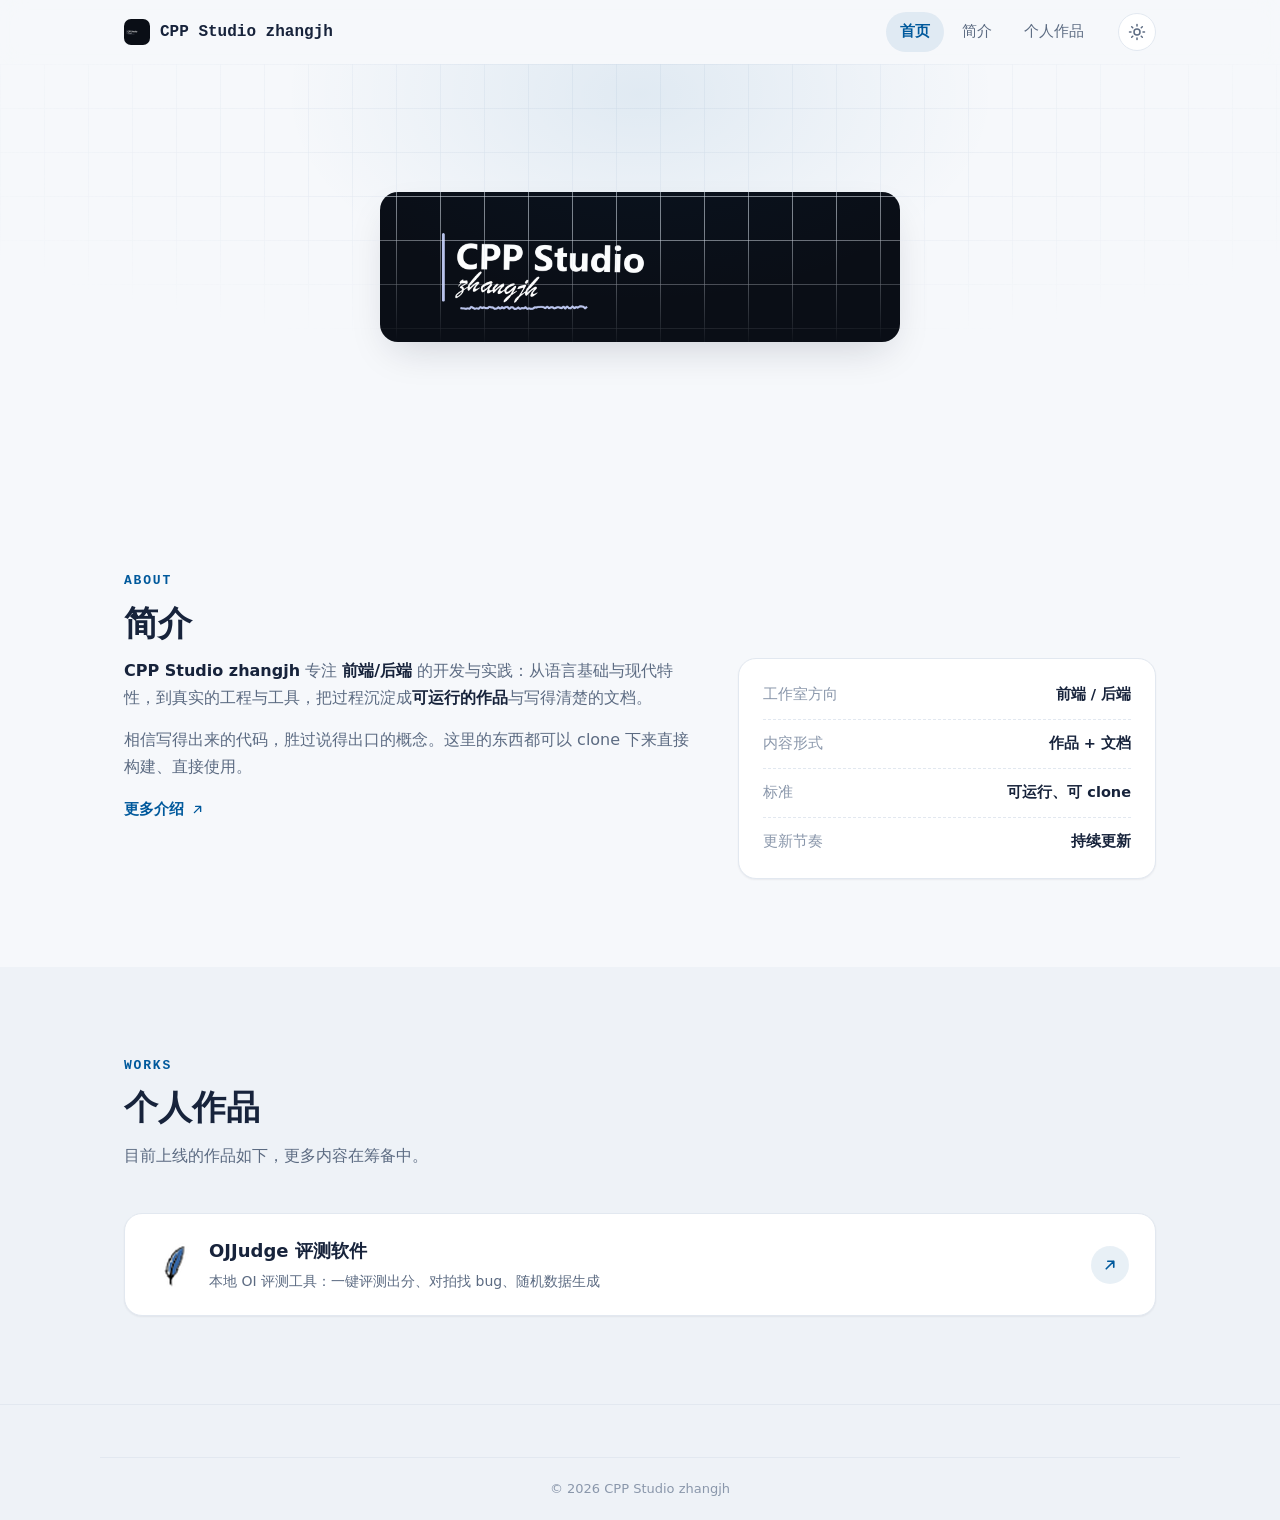
<file: index.html>
<!DOCTYPE html>
<html lang="zh-CN" data-theme="light">
<head>
  <meta charset="UTF-8">
  <meta name="viewport" content="width=device-width, initial-scale=1.0">
  <title>CPP Studio zhangjh</title>
  <meta name="description" content="CPP Studio zhangjh，专注前端/后端的开发与实践，沉淀可运行的作品与写得清楚的文档。">
  <link rel="stylesheet" href="css/style.css">
  <link rel="icon" href="assets/favicon-dark.png">
</head>
<body id="top">

  <a class="skip-link" href="#main">跳到主内容</a>

  <!-- ===== 顶部导航 ===== -->
  <header class="site-header" id="site-header">
    <div class="container nav-inner">
      <a class="brand" href="index.html" aria-label="返回首页">
        <img class="brand-logo-img" src="assets/favicon-dark.png" alt="" width="26" height="26">
        <span class="brand-name">CPP Studio zhangjh</span>
      </a>

      <nav aria-label="主导航">
        <button class="nav-toggle" id="nav-toggle" aria-expanded="false" aria-controls="nav-menu" aria-label="打开菜单">
          <span class="nav-toggle-bar" aria-hidden="true"></span>
          <span class="nav-toggle-bar" aria-hidden="true"></span>
          <span class="nav-toggle-bar" aria-hidden="true"></span>
        </button>
        <ul class="nav-menu" id="nav-menu">
          <li><a class="nav-link active" href="index.html" aria-current="page">首页</a></li>
          <li><a class="nav-link" href="about.html">简介</a></li>
          <li><a class="nav-link" href="works.html">个人作品</a></li>
        </ul>
      </nav>

      <button class="theme-toggle" id="theme-toggle" aria-label="切换深色 / 浅色模式">
        <svg class="icon-sun" viewBox="0 0 24 24" width="18" height="18" fill="none" stroke="currentColor" stroke-width="2" stroke-linecap="round" aria-hidden="true">
          <circle cx="12" cy="12" r="4"></circle>
          <path d="M12 2v2M12 20v2M4.9 4.9l1.4 1.4M17.7 17.7l1.4 1.4M2 12h2M20 12h2M4.9 19.1l1.4-1.4M17.7 6.3l1.4-1.4"></path>
        </svg>
        <svg class="icon-moon" viewBox="0 0 24 24" width="18" height="18" fill="none" stroke="currentColor" stroke-width="2" stroke-linecap="round" aria-hidden="true">
          <path d="M21 12.8A9 9 0 1 1 11.2 3a7 7 0 0 0 9.8 9.8z"></path>
        </svg>
      </button>
    </div>
  </header>

  <main id="main">

    <!-- ===== 品牌头（手写签名） ===== -->
    <section class="hero hero-brand" aria-label="品牌">
      <div class="container brand-hero">
        <figure class="signature-card signature-hero">
          <img src="assets/signature.png" alt="CPP Studio zhangjh 手写签名" width="480" height="120">
        </figure>
        <h1 class="sr-only">CPP Studio zhangjh</h1>
      </div>
    </section>

    <!-- ===== 简介 ===== -->
    <section class="section" id="about" aria-labelledby="about-title">
      <div class="container">
        <p class="section-eyebrow">ABOUT</p>
        <h2 class="section-title" id="about-title">简介</h2>
        <div class="about-grid">
          <div class="about-text">
            <p><strong>CPP Studio zhangjh</strong> 专注 <strong>前端/后端</strong> 的开发与实践：从语言基础与现代特性，到真实的工程与工具，把过程沉淀成<strong>可运行的作品</strong>与写得清楚的文档。</p>
            <p>相信写得出来的代码，胜过说得出口的概念。这里的东西都可以 clone 下来直接构建、直接使用。</p>
            <a class="work-link" href="about.html">更多介绍
              <svg viewBox="0 0 24 24" width="15" height="15" fill="none" stroke="currentColor" stroke-width="2.2" stroke-linecap="round" stroke-linejoin="round" aria-hidden="true">
                <path d="M7 17L17 7M9 7h8v8"></path>
              </svg>
            </a>
          </div>
          <ul class="about-facts">
            <li><span class="fact-label">工作室方向</span><span class="fact-value">前端 / 后端</span></li>
            <li><span class="fact-label">内容形式</span><span class="fact-value">作品 + 文档</span></li>
            <li><span class="fact-label">标准</span><span class="fact-value">可运行、可 clone</span></li>
            <li><span class="fact-label">更新节奏</span><span class="fact-value">持续更新</span></li>
          </ul>
        </div>
      </div>
    </section>

    <!-- ===== 个人作品（入口预览） ===== -->
    <section class="section section-alt" id="works" aria-labelledby="works-title">
      <div class="container">
        <p class="section-eyebrow">WORKS</p>
        <h2 class="section-title" id="works-title">个人作品</h2>
        <p class="section-desc">目前上线的作品如下，更多内容在筹备中。</p>

        <a class="work-entry reveal" href="works.html">
          <img class="work-entry-icon" src="assets/ojjudge-icon.png" alt="" width="40" height="48">
          <span class="work-entry-body">
            <span class="work-entry-title">OJJudge 评测软件</span>
            <span class="work-entry-desc">本地 OI 评测工具：一键评测出分、对拍找 bug、随机数据生成</span>
          </span>
          <span class="work-entry-arrow" aria-hidden="true">
            <svg viewBox="0 0 24 24" width="18" height="18" fill="none" stroke="currentColor" stroke-width="2.2" stroke-linecap="round" stroke-linejoin="round">
              <path d="M7 17L17 7M9 7h8v8"></path>
            </svg>
          </span>
        </a>

      </div>
    </section>

  </main>

  <!-- ===== 页脚 ===== -->
  <footer class="site-footer">
    <div class="container footer-bottom">
      <p>© <span id="year">2026</span> CPP Studio zhangjh</p>
    </div>
  </footer>

  <button class="back-to-top" id="back-to-top" aria-label="返回顶部" title="返回顶部">
    <svg viewBox="0 0 24 24" width="18" height="18" fill="none" stroke="currentColor" stroke-width="2.2" stroke-linecap="round" stroke-linejoin="round" aria-hidden="true">
      <path d="M12 19V5M5 12l7-7 7 7"></path>
    </svg>
  </button>

  <script src="js/main.js" defer></script>
</body>
</html>
</file>
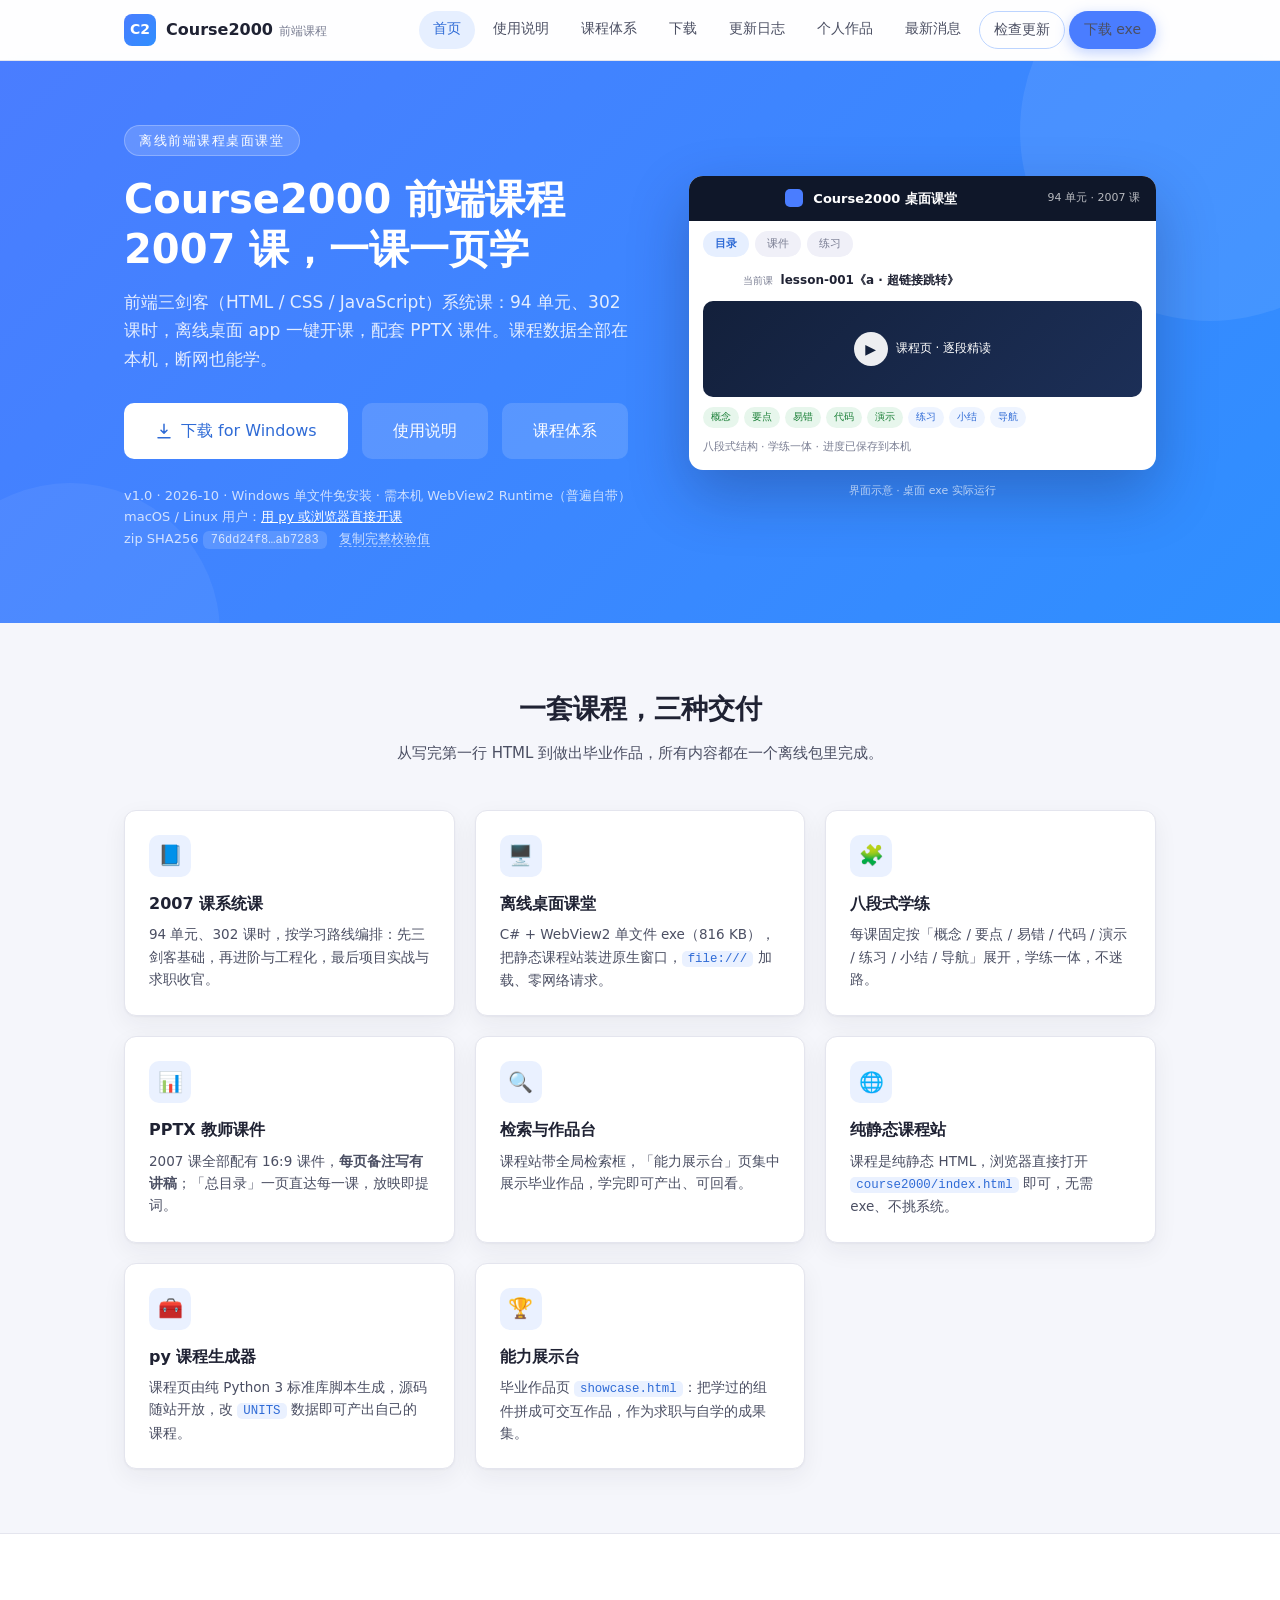
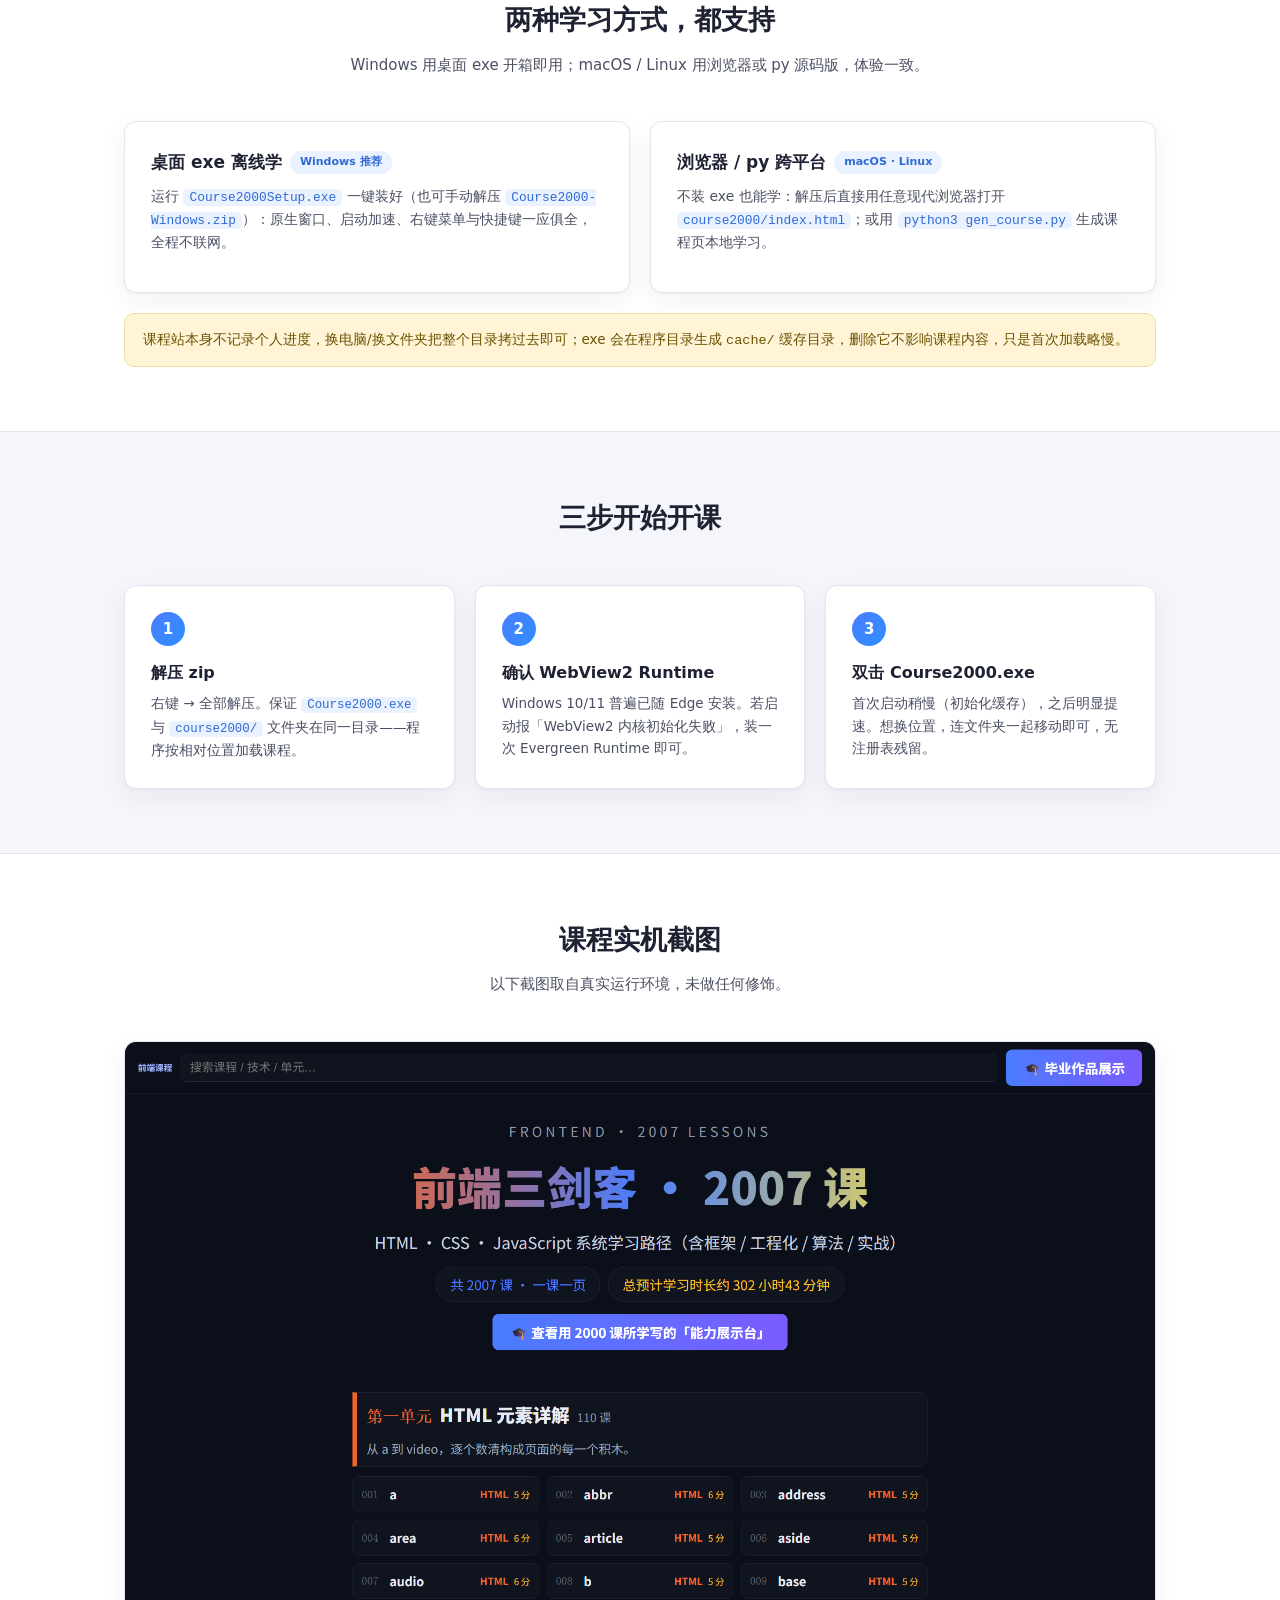
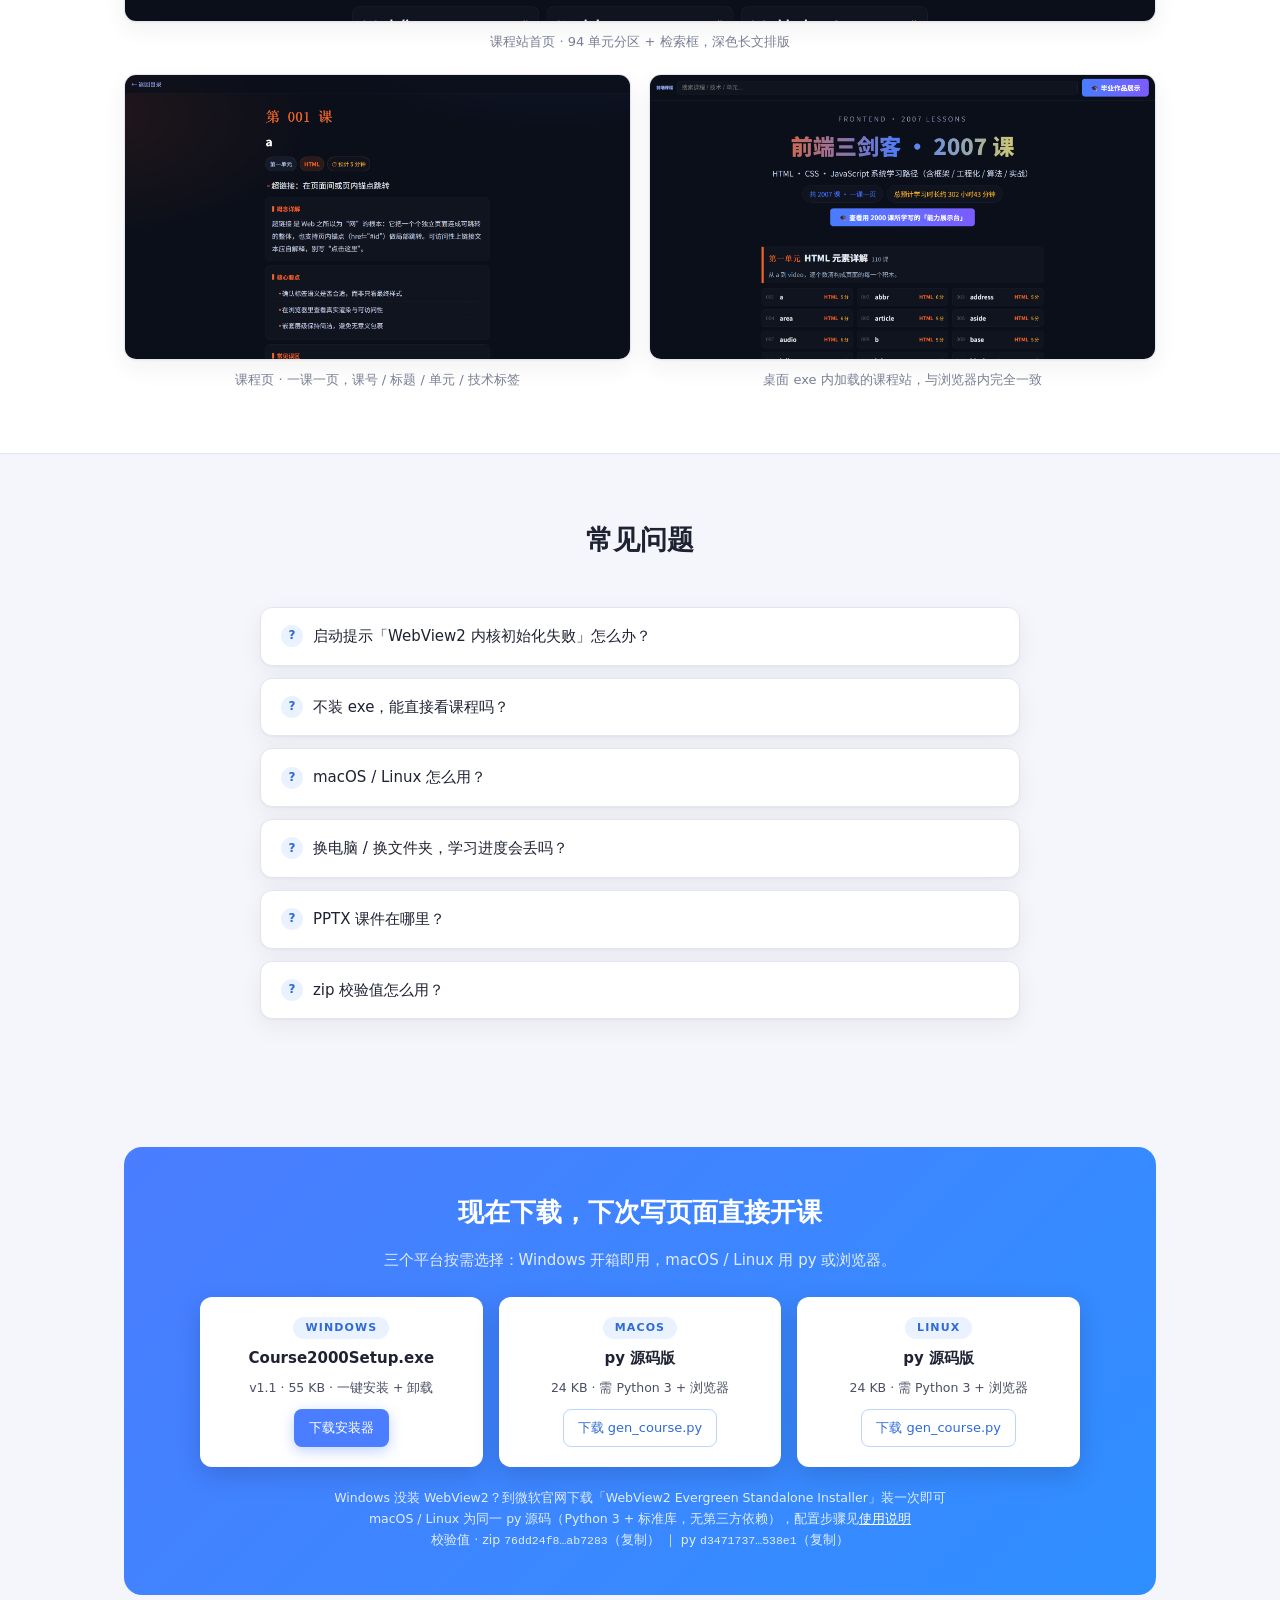
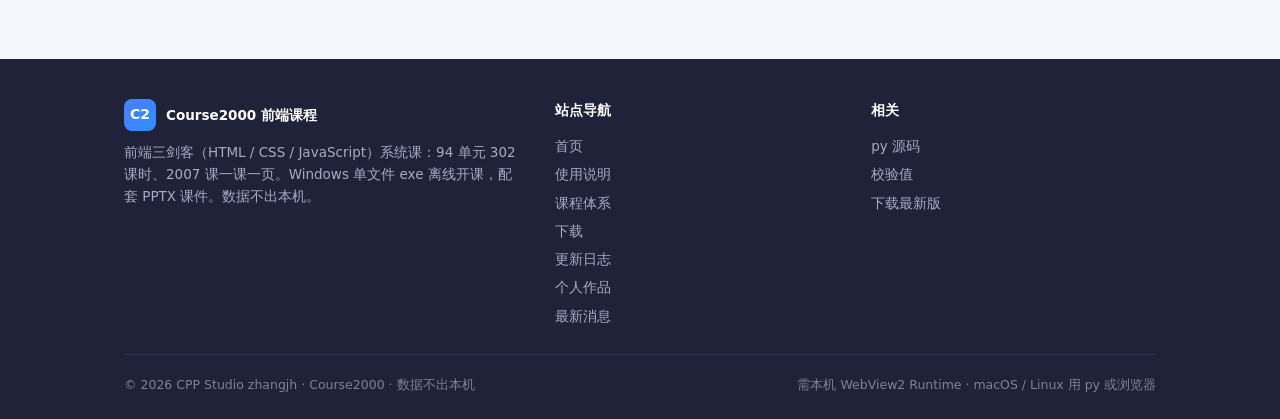
<file: course2000/index.html>
<!DOCTYPE html>
<html lang="zh-CN">
<head>
<meta charset="UTF-8">
<meta name="viewport" content="width=device-width, initial-scale=1.0">
<title>Course2000 — 前端三剑客 2007 课离线桌面课堂</title>
<meta name="description" content="Course2000 是前端三剑客（HTML / CSS / JavaScript）系统课：94 单元 302 课时、2007 课一课一页。Windows 单文件 exe 离线开课，配套 PPTX 课件，macOS / Linux 用 py 或浏览器直接学。">
<meta property="og:type" content="website">
<meta property="og:title" content="Course2000 — 前端三剑客 2007 课离线桌面课堂">
<meta property="og:description" content="2007 课系统前端课，Windows 单文件 exe 离线开课，配套 PPTX 课件。数据不出本机。">
<meta property="og:image" content="media/shot-index.png">
<meta name="twitter:card" content="summary_large_image">
<link rel="icon" href="favicon.ico" type="image/x-icon">
<link rel="stylesheet" href="css/style.css">
</head>
<body>

<header class="site-header">
  <div class="container">
    <a class="logo" href="index.html">
      <span class="logo-mark">C2</span>
      <span class="logo-name">Course2000<small>前端课程</small></span>
    </a>
    <button class="nav-toggle" aria-label="打开菜单" aria-expanded="false">
      <svg width="18" height="18" viewBox="0 0 24 24" fill="none" stroke="currentColor" stroke-width="2" stroke-linecap="round"><path d="M4 7h16M4 12h16M4 17h16"/></svg>
    </button>
    <nav class="site-nav">
      <a href="index.html">首页</a>
      <a href="guide.html">使用说明</a>
      <a href="course.html">课程体系</a>
      <a href="download.html">下载</a>
      <a href="changelog.html">更新日志</a>
      <a href="https://zhangjiahang666.github.io/cpp-studio-zhangjh/works.html" target="_blank" rel="noopener">个人作品</a>
      <a href="news.html">最新消息</a>
      <a class="btn btn-outline btn-sm" href="#" data-update-check>检查更新</a>
      <a class="btn btn-primary btn-sm" href="download.html">下载 exe</a>
    </nav>
  </div>
</header>

<main>

<section class="hero">
  <div class="container">
    <div>
      <span class="hero-kicker">离线前端课程桌面课堂</span>
      <h1>Course2000 前端课程<br>2007 课，一课一页学</h1>
      <p class="hero-sub">前端三剑客（HTML / CSS / JavaScript）系统课：94 单元、302 课时，离线桌面 app 一键开课，配套 PPTX 课件。课程数据全部在本机，断网也能学。</p>
      <div class="hero-cta">
        <a class="btn btn-hero" href="download.html">
          <svg width="18" height="18" viewBox="0 0 24 24" fill="none" stroke="currentColor" stroke-width="2" stroke-linecap="round" stroke-linejoin="round"><path d="M12 3v12m0 0l-4-4m4 4l4-4M4 21h16"/></svg>
          下载 for Windows
        </a>
        <a class="btn btn-hero" href="guide.html" style="background:rgba(255,255,255,.14);color:#fff;">使用说明</a>
        <a class="btn btn-hero" href="course.html" style="background:rgba(255,255,255,.14);color:#fff;">课程体系</a>
      </div>
      <p class="hero-meta">
        v1.0 · 2026-10 · Windows 单文件免安装 ·
        需本机 WebView2 Runtime（普遍自带）<br>
        macOS / Linux 用户：<a href="guide.html#nonwin" style="color:#fff;text-decoration:underline;">用 py 或浏览器直接开课</a><br>
        zip SHA256 <code>76dd24f8…ab7283</code>
        <span class="copy-hint" data-copy="76dd24f81129cc362467028687e484643627aaa1547aa64ca579dfc5b1ab7283">复制完整校验值</span>
      </p>
    </div>
    <div>
      <div class="app-mock" role="img" aria-label="Course2000 桌面课堂示意：课程播放器，lesson-001 八段式结构进度">
        <div class="app-mock-bar"><span class="dot"></span><b>Course2000 桌面课堂</b><span>94 单元 · 2007 课</span></div>
        <div class="app-mock-tabs">
          <i class="on">目录</i><i>课件</i><i>练习</i>
        </div>
        <div class="app-mock-body">
          <div class="mock-lesson"><span class="mk">当前课</span><span class="mv">lesson-001《a · 超链接跳转》</span></div>
          <div class="mock-video"><span class="play">▶</span><span>课程页 · 逐段精读</span></div>
          <div class="mock-seg">
            <span class="done">概念</span><span class="done">要点</span><span class="done">易错</span>
            <span class="done">代码</span><span class="done">演示</span><span>练习</span><span>小结</span><span>导航</span>
          </div>
          <div class="mock-foot">八段式结构 · 学练一体 · 进度已保存到本机</div>
        </div>
      </div>
      <p class="app-mock-cap">界面示意 · 桌面 exe 实际运行</p>
    </div>
  </div>
</section>

<section class="section">
  <div class="container">
    <div class="section-head">
      <h2>一套课程，三种交付</h2>
      <p>从写完第一行 HTML 到做出毕业作品，所有内容都在一个离线包里完成。</p>
    </div>
    <div class="features">
      <div class="feature-card">
        <div class="ic">📘</div>
        <h3>2007 课系统课</h3>
        <p>94 单元、302 课时，按学习路线编排：先三剑客基础，再进阶与工程化，最后项目实战与求职收官。</p>
      </div>
      <div class="feature-card">
        <div class="ic">🖥️</div>
        <h3>离线桌面课堂</h3>
        <p>C# + WebView2 单文件 exe（816 KB），把静态课程站装进原生窗口，<code>file:///</code> 加载、零网络请求。</p>
      </div>
      <div class="feature-card">
        <div class="ic">🧩</div>
        <h3>八段式学练</h3>
        <p>每课固定按「概念 / 要点 / 易错 / 代码 / 演示 / 练习 / 小结 / 导航」展开，学练一体，不迷路。</p>
      </div>
      <div class="feature-card">
        <div class="ic">📊</div>
        <h3>PPTX 教师课件</h3>
        <p>2007 课全部配有 16:9 课件，<b>每页备注写有讲稿</b>；「总目录」一页直达每一课，放映即提词。</p>
      </div>
      <div class="feature-card">
        <div class="ic">🔍</div>
        <h3>检索与作品台</h3>
        <p>课程站带全局检索框，「能力展示台」页集中展示毕业作品，学完即可产出、可回看。</p>
      </div>
      <div class="feature-card">
        <div class="ic">🌐</div>
        <h3>纯静态课程站</h3>
        <p>课程是纯静态 HTML，浏览器直接打开 <code>course2000/index.html</code> 即可，无需 exe、不挑系统。</p>
      </div>
      <div class="feature-card">
        <div class="ic">🧰</div>
        <h3>py 课程生成器</h3>
        <p>课程页由纯 Python 3 标准库脚本生成，源码随站开放，改 <code>UNITS</code> 数据即可产出自己的课程。</p>
      </div>
      <div class="feature-card">
        <div class="ic">🏆</div>
        <h3>能力展示台</h3>
        <p>毕业作品页 <code>showcase.html</code>：把学过的组件拼成可交互作品，作为求职与自学的成果集。</p>
      </div>
    </div>
  </div>
</section>

<section class="section alt">
  <div class="container">
    <div class="section-head">
      <h2>两种学习方式，都支持</h2>
      <p>Windows 用桌面 exe 开箱即用；macOS / Linux 用浏览器或 py 源码版，体验一致。</p>
    </div>
    <div class="io-grid">
      <div class="io-card">
        <h3>桌面 exe 离线学 <span class="tag">Windows 推荐</span></h3>
        <p>运行 <code>Course2000Setup.exe</code> 一键装好（也可手动解压 <code>Course2000-Windows.zip</code>）：原生窗口、启动加速、右键菜单与快捷键一应俱全，全程不联网。</p>
      </div>
      <div class="io-card">
        <h3>浏览器 / py 跨平台 <span class="tag">macOS · Linux</span></h3>
        <p>不装 exe 也能学：解压后直接用任意现代浏览器打开 <code>course2000/index.html</code>；或用 <code>python3 gen_course.py</code> 生成课程页本地学习。</p>
      </div>
    </div>
    <p class="io-note">课程站本身不记录个人进度，换电脑/换文件夹把整个目录拷过去即可；exe 会在程序目录生成 <code>cache/</code> 缓存目录，删除它不影响课程内容，只是首次加载略慢。</p>
  </div>
</section>

<section class="section">
  <div class="container">
    <div class="section-head">
      <h2>三步开始开课</h2>
    </div>
    <div class="steps">
      <div class="step">
        <h3>解压 zip</h3>
        <p>右键 → 全部解压。保证 <code>Course2000.exe</code> 与 <code>course2000/</code> 文件夹在同一目录——程序按相对位置加载课程。</p>
      </div>
      <div class="step">
        <h3>确认 WebView2 Runtime</h3>
        <p>Windows 10/11 普遍已随 Edge 安装。若启动报「WebView2 内核初始化失败」，装一次 Evergreen Runtime 即可。</p>
      </div>
      <div class="step">
        <h3>双击 Course2000.exe</h3>
        <p>首次启动稍慢（初始化缓存），之后明显提速。想换位置，连文件夹一起移动即可，无注册表残留。</p>
      </div>
    </div>
  </div>
</section>

<section class="section alt" id="shots">
  <div class="container">
    <div class="section-head">
      <h2>课程实机截图</h2>
      <p>以下截图取自真实运行环境，未做任何修饰。</p>
    </div>
    <figure class="shot shot-main">
      <img src="media/shot-index.png" alt="Course2000 课程站首页：94 单元分区 + 检索框" loading="lazy">
      <figcaption>课程站首页 · 94 单元分区 + 检索框，深色长文排版</figcaption>
    </figure>
    <div class="shot-grid">
      <figure class="shot">
        <img src="media/shot-lesson.png" alt="课程页：课号与标题、单元与技术标签、八段式结构" loading="lazy">
        <figcaption>课程页 · 一课一页，课号 / 标题 / 单元 / 技术标签</figcaption>
      </figure>
      <figure class="shot">
        <img src="media/shot-index.png" alt="桌面 exe 加载的课程站（与浏览器内一致）" loading="lazy">
        <figcaption>桌面 exe 内加载的课程站，与浏览器内完全一致</figcaption>
      </figure>
    </div>
  </div>
</section>

<section class="section">
  <div class="container">
    <div class="section-head">
      <h2>常见问题</h2>
    </div>
    <div class="faq">
      <details>
        <summary>启动提示「WebView2 内核初始化失败」怎么办？</summary>
        <div class="answer">说明系统缺少 Microsoft Edge WebView2 Runtime。到微软官网搜索「WebView2 Evergreen Standalone Installer」下载安装一次即可；Win11 与近期 Win10 通常已自带。详细异常会写入程序目录 <code>build/error.log</code>。</div>
      </details>
      <details>
        <summary>不装 exe，能直接看课程吗？</summary>
        <div class="answer">可以。课程是纯静态 HTML：解压 zip 后用任意现代浏览器打开 <code>course2000/index.html</code> 即可，功能与 exe 内一致（exe 只是提供了原生窗口与启动优化）。</div>
      </details>
      <details>
        <summary>macOS / Linux 怎么用？</summary>
        <div class="answer">两条路：① 浏览器直接打开 <code>course2000/index.html</code>；② 下载 <code>gen_course.py</code>，在本机 <code>python3 gen_course.py</code> 生成课程页并学习（需 Python 3.8+，无需第三方库）。详见「使用说明」。</div>
      </details>
      <details>
        <summary>换电脑 / 换文件夹，学习进度会丢吗？</summary>
        <div class="answer">课程站本身不记录个人进度，换环境把整个文件夹拷过去即可。exe 会在程序目录生成 <code>cache/</code> 缓存目录，删除它不影响课程内容，只是首次加载略慢。</div>
      </details>
      <details>
        <summary>PPTX 课件在哪里？</summary>
        <div class="answer">PPTX 课件已打包在 <code>Course2000-Windows.zip</code> 内的 <code>Course2000-PPTX课件-2007课/</code> 文件夹：2007 课一课一个文件，另有带 2007 条超链接的「总目录」和检索页；用 PowerPoint / WPS 打开即可（先完整解压 zip，勿在压缩包内双击）。</div>
      </details>
      <details>
        <summary>zip 校验值怎么用？</summary>
        <div class="answer">Windows PowerShell 执行 <code>Get-FileHash Course2000-Windows.zip -Algorithm MD5</code>，与页面值比对一致即说明文件完整未被篡改。</div>
      </details>
    </div>
  </div>
</section>

<section class="section">
  <div class="container">
    <div class="download-band">
      <h2>现在下载，下次写页面直接开课</h2>
      <p>三个平台按需选择：Windows 开箱即用，macOS / Linux 用 py 或浏览器。</p>
      <div class="dl-grid">
        <div class="dl-card">
          <span class="dl-os">WINDOWS</span>
          <b>Course2000Setup.exe</b>
          <p>v1.1 · 55 KB · 一键安装 + 卸载</p>
          <a class="btn btn-primary btn-sm" href="https://github.com/zhangjiahang666/cpp-studio-zhangjh/releases/latest/download/Course2000Setup.exe" download>下载安装器</a>
        </div>
        <div class="dl-card">
          <span class="dl-os">MACOS</span>
          <b>py 源码版</b>
          <p>24 KB · 需 Python 3 + 浏览器</p>
          <a class="btn btn-outline btn-sm" href="https://github.com/zhangjiahang666/cpp-studio-zhangjh/releases/latest/download/gen_course.py" download>下载 gen_course.py</a>
        </div>
        <div class="dl-card">
          <span class="dl-os">LINUX</span>
          <b>py 源码版</b>
          <p>24 KB · 需 Python 3 + 浏览器</p>
          <a class="btn btn-outline btn-sm" href="https://github.com/zhangjiahang666/cpp-studio-zhangjh/releases/latest/download/gen_course.py" download>下载 gen_course.py</a>
        </div>
      </div>
      <p class="dl-note">
        Windows 没装 WebView2？到微软官网下载「WebView2 Evergreen Standalone Installer」装一次即可<br>
        macOS / Linux 为同一 py 源码（Python 3 + 标准库，无第三方依赖），配置步骤见<a href="guide.html#nonwin">使用说明</a><br>
        校验值 · zip <code>76dd24f8…ab7283</code>（<span class="copy-hint" data-copy="76dd24f81129cc362467028687e484643627aaa1547aa64ca579dfc5b1ab7283">复制</span>）
        ｜ py <code>d3471737…538e1</code>（<span class="copy-hint" data-copy="d3471737303e5233920661853d7538e1">复制</span>）
      </p>
    </div>
  </div>
</section>

</main>

<footer class="site-footer">
  <div class="container">
    <div class="footer-grid">
      <div>
        <div class="footer-brand"><span class="logo-mark">C2</span> Course2000 前端课程</div>
        <p>前端三剑客（HTML / CSS / JavaScript）系统课：94 单元 302 课时、2007 课一课一页。Windows 单文件 exe 离线开课，配套 PPTX 课件。数据不出本机。</p>
      </div>
      <div>
        <h4>站点导航</h4>
        <a href="index.html">首页</a>
        <a href="guide.html">使用说明</a>
        <a href="course.html">课程体系</a>
        <a href="download.html">下载</a>
        <a href="changelog.html">更新日志</a>
        <a href="https://zhangjiahang666.github.io/cpp-studio-zhangjh/works.html" target="_blank" rel="noopener">个人作品</a>
        <a href="news.html">最新消息</a>
      </div>
      <div>
        <h4>相关</h4>
        <a href="source.html">py 源码</a>
        <a href="download.html#hash">校验值</a>
        <a href="https://github.com/zhangjiahang666/cpp-studio-zhangjh/releases/latest/download/Course2000Setup.exe" download>下载最新版</a>
      </div>
    </div>
    <div class="footer-bottom">
      <span>© <span id="year">2026</span> CPP Studio zhangjh · Course2000 · 数据不出本机</span>
      <span>需本机 WebView2 Runtime · macOS / Linux 用 py 或浏览器</span>
    </div>
  </div>
</footer>

<script src="js/main.js"></script>
<script src="js/update.js"></script>
</body>
</html>
</file>
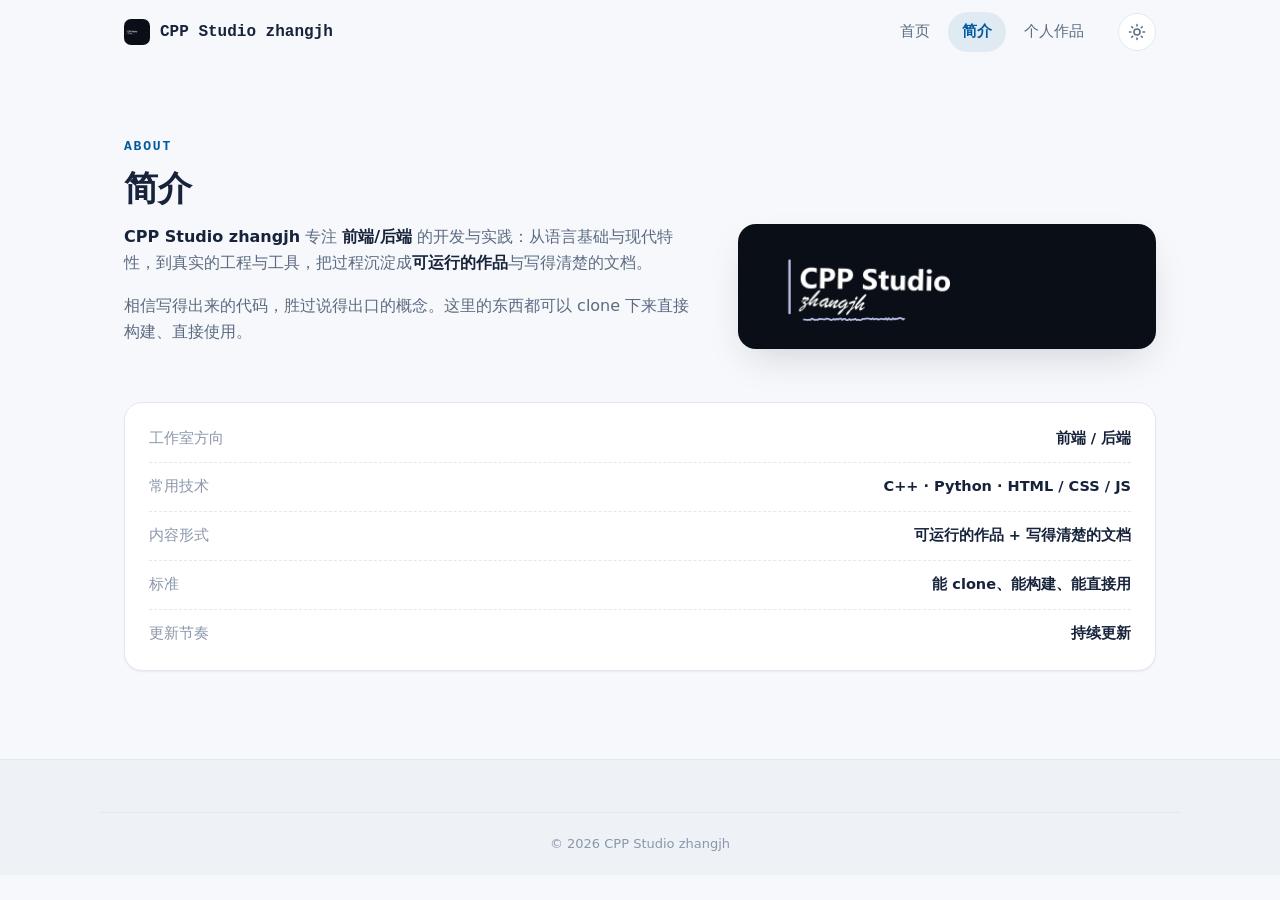
<file: about.html>
<!DOCTYPE html>
<html lang="zh-CN" data-theme="light">
<head>
  <meta charset="UTF-8">
  <meta name="viewport" content="width=device-width, initial-scale=1.0">
  <title>简介 — CPP Studio zhangjh</title>
  <meta name="description" content="CPP Studio zhangjh，专注前端/后端的开发与实践。">
  <link rel="stylesheet" href="css/style.css">
  <link rel="icon" href="assets/favicon-dark.png">
</head>
<body id="top">

  <a class="skip-link" href="#main">跳到主内容</a>

  <!-- ===== 顶部导航 ===== -->
  <header class="site-header" id="site-header">
    <div class="container nav-inner">
      <a class="brand" href="index.html" aria-label="返回首页">
        <img class="brand-logo-img" src="assets/favicon-dark.png" alt="" width="26" height="26">
        <span class="brand-name">CPP Studio zhangjh</span>
      </a>

      <nav aria-label="主导航">
        <button class="nav-toggle" id="nav-toggle" aria-expanded="false" aria-controls="nav-menu" aria-label="打开菜单">
          <span class="nav-toggle-bar" aria-hidden="true"></span>
          <span class="nav-toggle-bar" aria-hidden="true"></span>
          <span class="nav-toggle-bar" aria-hidden="true"></span>
        </button>
        <ul class="nav-menu" id="nav-menu">
          <li><a class="nav-link" href="index.html">首页</a></li>
          <li><a class="nav-link active" href="about.html" aria-current="page">简介</a></li>
          <li><a class="nav-link" href="works.html">个人作品</a></li>
        </ul>
      </nav>

      <button class="theme-toggle" id="theme-toggle" aria-label="切换深色 / 浅色模式">
        <svg class="icon-sun" viewBox="0 0 24 24" width="18" height="18" fill="none" stroke="currentColor" stroke-width="2" stroke-linecap="round" aria-hidden="true">
          <circle cx="12" cy="12" r="4"></circle>
          <path d="M12 2v2M12 20v2M4.9 4.9l1.4 1.4M17.7 17.7l1.4 1.4M2 12h2M20 12h2M4.9 19.1l1.4-1.4M17.7 6.3l1.4-1.4"></path>
        </svg>
        <svg class="icon-moon" viewBox="0 0 24 24" width="18" height="18" fill="none" stroke="currentColor" stroke-width="2" stroke-linecap="round" aria-hidden="true">
          <path d="M21 12.8A9 9 0 1 1 11.2 3a7 7 0 0 0 9.8 9.8z"></path>
        </svg>
      </button>
    </div>
  </header>

  <main id="main">

    <!-- ===== 简介 ===== -->
    <section class="section page-section" aria-labelledby="about-title">
      <div class="container">
        <p class="section-eyebrow">ABOUT</p>
        <h2 class="section-title" id="about-title">简介</h2>
        <div class="about-grid">
          <div class="about-text">
            <p><strong>CPP Studio zhangjh</strong> 专注 <strong>前端/后端</strong> 的开发与实践：从语言基础与现代特性，到真实的工程与工具，把过程沉淀成<strong>可运行的作品</strong>与写得清楚的文档。</p>
            <p>相信写得出来的代码，胜过说得出口的概念。这里的东西都可以 clone 下来直接构建、直接使用。</p>
          </div>
          <figure class="signature-card">
            <img src="assets/signature.png" alt="CPP Studio zhangjh 手写签名" width="480" height="120">
          </figure>
        </div>

        <ul class="about-facts about-facts-wide">
          <li><span class="fact-label">工作室方向</span><span class="fact-value">前端 / 后端</span></li>
          <li><span class="fact-label">常用技术</span><span class="fact-value">C++ · Python · HTML / CSS / JS</span></li>
          <li><span class="fact-label">内容形式</span><span class="fact-value">可运行的作品 + 写得清楚的文档</span></li>
          <li><span class="fact-label">标准</span><span class="fact-value">能 clone、能构建、能直接用</span></li>
          <li><span class="fact-label">更新节奏</span><span class="fact-value">持续更新</span></li>
        </ul>
      </div>
    </section>

  </main>

  <!-- ===== 页脚 ===== -->
  <footer class="site-footer">
    <div class="container footer-bottom">
      <p>© <span id="year">2026</span> CPP Studio zhangjh</p>
    </div>
  </footer>

  <button class="back-to-top" id="back-to-top" aria-label="返回顶部" title="返回顶部">
    <svg viewBox="0 0 24 24" width="18" height="18" fill="none" stroke="currentColor" stroke-width="2.2" stroke-linecap="round" stroke-linejoin="round" aria-hidden="true">
      <path d="M12 19V5M5 12l7-7 7 7"></path>
    </svg>
  </button>

  <script src="js/main.js" defer></script>
</body>
</html>
</file>
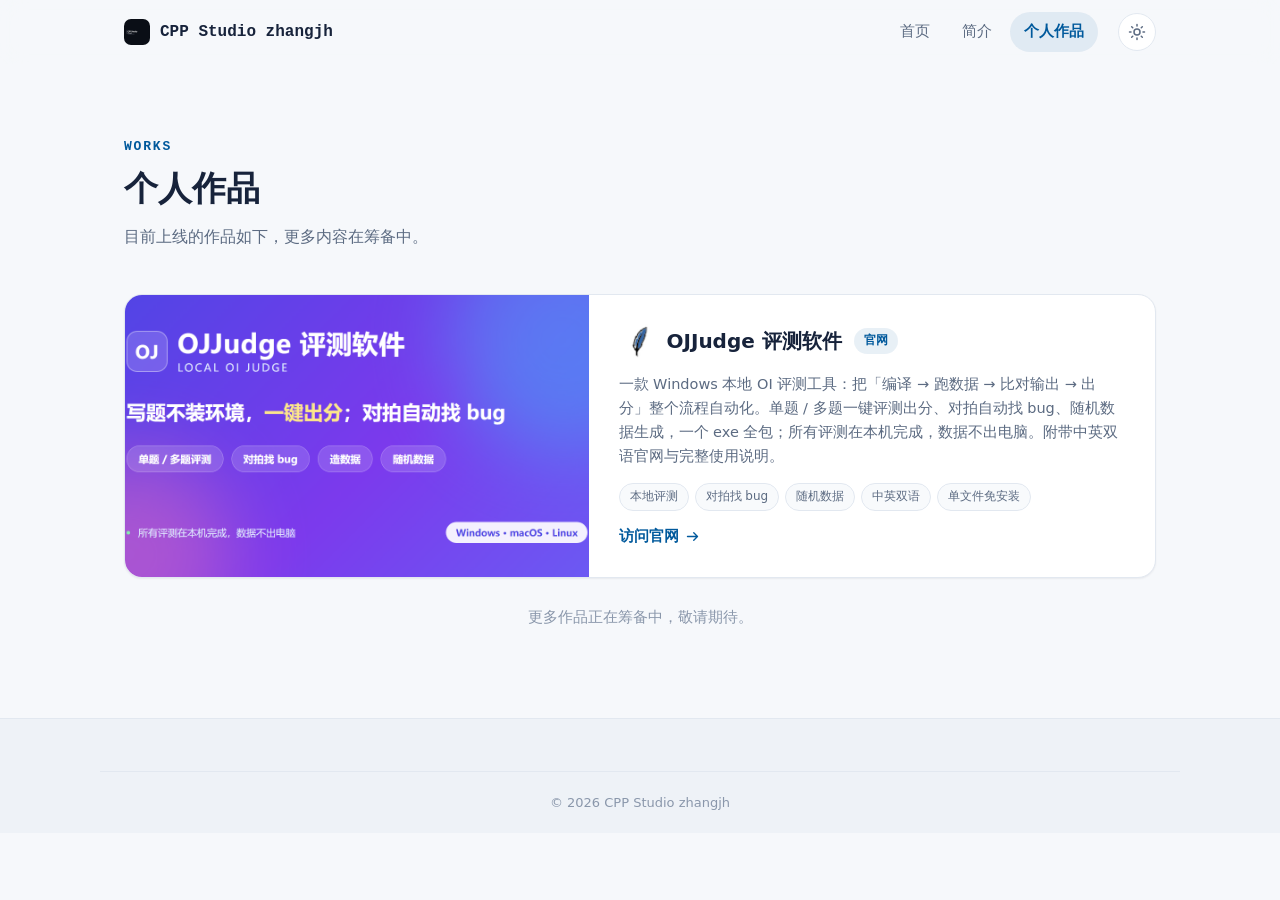
<file: works.html>
<!DOCTYPE html>
<html lang="zh-CN" data-theme="light">
<head>
  <meta charset="UTF-8">
  <meta name="viewport" content="width=device-width, initial-scale=1.0">
  <title>个人作品 — CPP Studio zhangjh</title>
  <meta name="description" content="CPP Studio zhangjh 的个人作品：OJJudge 评测软件等。">
  <link rel="stylesheet" href="css/style.css">
  <link rel="icon" href="assets/favicon-dark.png">
</head>
<body id="top">

  <a class="skip-link" href="#main">跳到主内容</a>

  <!-- ===== 顶部导航 ===== -->
  <header class="site-header" id="site-header">
    <div class="container nav-inner">
      <a class="brand" href="index.html" aria-label="返回首页">
        <img class="brand-logo-img" src="assets/favicon-dark.png" alt="" width="26" height="26">
        <span class="brand-name">CPP Studio zhangjh</span>
      </a>

      <nav aria-label="主导航">
        <button class="nav-toggle" id="nav-toggle" aria-expanded="false" aria-controls="nav-menu" aria-label="打开菜单">
          <span class="nav-toggle-bar" aria-hidden="true"></span>
          <span class="nav-toggle-bar" aria-hidden="true"></span>
          <span class="nav-toggle-bar" aria-hidden="true"></span>
        </button>
        <ul class="nav-menu" id="nav-menu">
          <li><a class="nav-link" href="index.html">首页</a></li>
          <li><a class="nav-link" href="about.html">简介</a></li>
          <li><a class="nav-link active" href="works.html" aria-current="page">个人作品</a></li>
        </ul>
      </nav>

      <button class="theme-toggle" id="theme-toggle" aria-label="切换深色 / 浅色模式">
        <svg class="icon-sun" viewBox="0 0 24 24" width="18" height="18" fill="none" stroke="currentColor" stroke-width="2" stroke-linecap="round" aria-hidden="true">
          <circle cx="12" cy="12" r="4"></circle>
          <path d="M12 2v2M12 20v2M4.9 4.9l1.4 1.4M17.7 17.7l1.4 1.4M2 12h2M20 12h2M4.9 19.1l1.4-1.4M17.7 6.3l1.4-1.4"></path>
        </svg>
        <svg class="icon-moon" viewBox="0 0 24 24" width="18" height="18" fill="none" stroke="currentColor" stroke-width="2" stroke-linecap="round" aria-hidden="true">
          <path d="M21 12.8A9 9 0 1 1 11.2 3a7 7 0 0 0 9.8 9.8z"></path>
        </svg>
      </button>
    </div>
  </header>

  <main id="main">

    <!-- ===== 个人作品 ===== -->
    <section class="section page-section" aria-labelledby="works-title">
      <div class="container">
        <p class="section-eyebrow">WORKS</p>
        <h2 class="section-title" id="works-title">个人作品</h2>
        <p class="section-desc">目前上线的作品如下，更多内容在筹备中。</p>

        <article class="work-card reveal">
          <a class="work-cover-link" href="ojjudge/index.html" aria-label="进入 OJJudge 官网">
            <img class="work-cover" src="assets/ojjudge-cover.png" alt="OJJudge 评测软件官网首屏" width="1200" height="630">
          </a>
          <div class="work-body">
            <div class="work-head">
              <img class="work-icon" src="assets/ojjudge-icon.png" alt="" width="36" height="36">
              <h3 class="work-title">OJJudge 评测软件</h3>
              <span class="work-badge">官网</span>
            </div>
            <p class="work-desc">一款 Windows 本地 OI 评测工具：把「编译 → 跑数据 → 比对输出 → 出分」整个流程自动化。单题 / 多题一键评测出分、对拍自动找 bug、随机数据生成，一个 exe 全包；所有评测在本机完成，数据不出电脑。附带中英双语官网与完整使用说明。</p>
            <ul class="work-tags">
              <li>本地评测</li><li>对拍找 bug</li><li>随机数据</li><li>中英双语</li><li>单文件免安装</li>
            </ul>
            <a class="work-link" href="ojjudge/index.html">
              访问官网
              <svg viewBox="0 0 24 24" width="15" height="15" fill="none" stroke="currentColor" stroke-width="2.2" stroke-linecap="round" stroke-linejoin="round" aria-hidden="true">
                <path d="M4 12h16M14 6l6 6-6 6"></path>
              </svg>
            </a>
          </div>
        </article>

        <p class="works-more">更多作品正在筹备中，敬请期待。</p>

      </div>
    </section>

  </main>

  <!-- ===== 页脚 ===== -->
  <footer class="site-footer">
    <div class="container footer-bottom">
      <p>© <span id="year">2026</span> CPP Studio zhangjh</p>
    </div>
  </footer>

  <button class="back-to-top" id="back-to-top" aria-label="返回顶部" title="返回顶部">
    <svg viewBox="0 0 24 24" width="18" height="18" fill="none" stroke="currentColor" stroke-width="2.2" stroke-linecap="round" stroke-linejoin="round" aria-hidden="true">
      <path d="M12 19V5M5 12l7-7 7 7"></path>
    </svg>
  </button>

  <script src="js/main.js" defer></script>
</body>
</html>
</file>
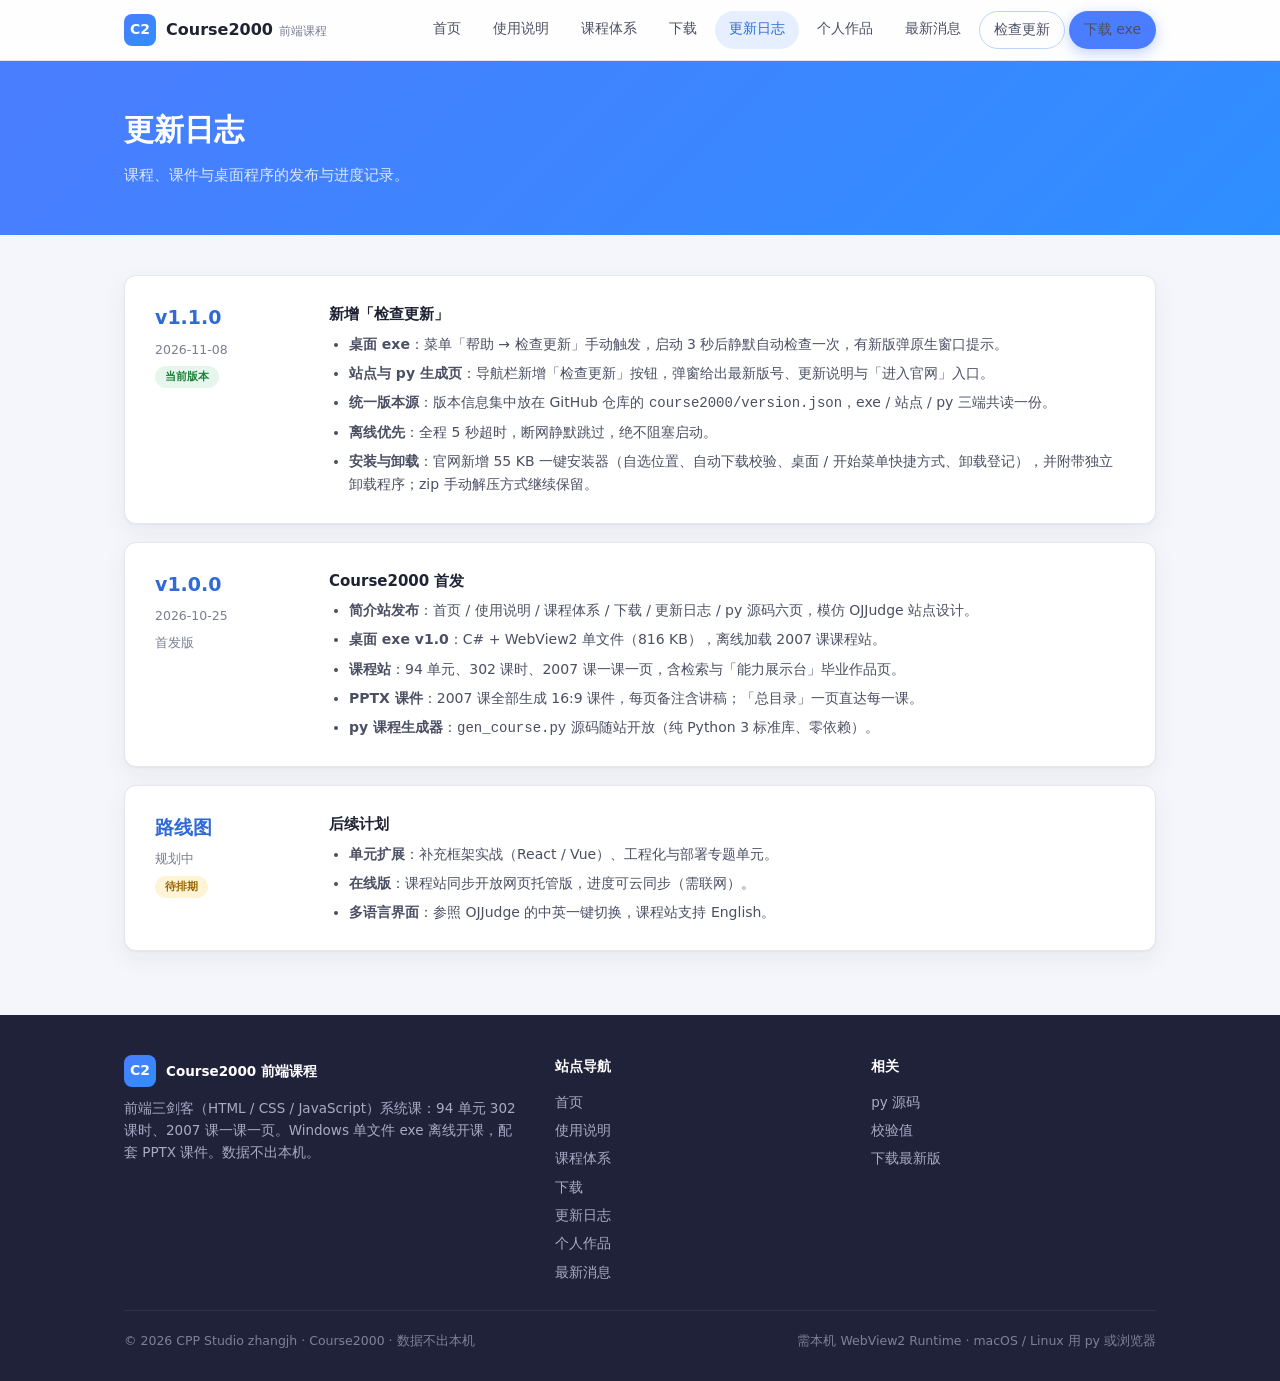
<file: course2000/changelog.html>
<!DOCTYPE html>
<html lang="zh-CN">
<head>
<meta charset="UTF-8">
<meta name="viewport" content="width=device-width, initial-scale=1.0">
<title>更新日志 · Course2000</title>
<meta name="description" content="Course2000 更新日志：v1.0 简介站与桌面 exe 发布、2007 课课程站、PPTX 课件与 py 生成器。">
<meta name="author" content="CPP Studio zhangjh">
<link rel="icon" href="favicon.ico" type="image/x-icon">
<link rel="stylesheet" href="css/style.css">
</head>
<body>

<header class="site-header">
  <div class="container">
    <a class="logo" href="index.html">
      <span class="logo-mark">C2</span>
      <span class="logo-name">Course2000<small>前端课程</small></span>
    </a>
    <button class="nav-toggle" aria-label="打开菜单" aria-expanded="false">
      <svg width="18" height="18" viewBox="0 0 24 24" fill="none" stroke="currentColor" stroke-width="2" stroke-linecap="round"><path d="M4 7h16M4 12h16M4 17h16"/></svg>
    </button>
    <nav class="site-nav">
      <a href="index.html">首页</a>
      <a href="guide.html">使用说明</a>
      <a href="course.html">课程体系</a>
      <a href="download.html">下载</a>
      <a href="changelog.html">更新日志</a>
      <a href="https://zhangjiahang666.github.io/cpp-studio-zhangjh/works.html" target="_blank" rel="noopener">个人作品</a>
      <a href="news.html">最新消息</a>
      <a class="btn btn-outline btn-sm" href="#" data-update-check>检查更新</a>
      <a class="btn btn-primary btn-sm" href="download.html">下载 exe</a>
    </nav>
  </div>
</header>

<section class="page-hero">
  <div class="container">
    <h1>更新日志</h1>
    <p>课程、课件与桌面程序的发布与进度记录。</p>
  </div>
</section>

<main class="container">
  <div class="timeline">

    <div class="release">
      <div class="v">
        <b>v1.1.0</b>
        <span>2026-11-08</span>
        <span class="cur">当前版本</span>
      </div>
      <div>
        <div class="rel-title">新增「检查更新」</div>
        <ul>
          <li><b>桌面 exe</b>：菜单「帮助 → 检查更新」手动触发，启动 3 秒后静默自动检查一次，有新版弹原生窗口提示。</li>
          <li><b>站点与 py 生成页</b>：导航栏新增「检查更新」按钮，弹窗给出最新版号、更新说明与「进入官网」入口。</li>
          <li><b>统一版本源</b>：版本信息集中放在 GitHub 仓库的 <code>course2000/version.json</code>，exe / 站点 / py 三端共读一份。</li>
          <li><b>离线优先</b>：全程 5 秒超时，断网静默跳过，绝不阻塞启动。</li>
          <li><b>安装与卸载</b>：官网新增 55 KB 一键安装器（自选位置、自动下载校验、桌面 / 开始菜单快捷方式、卸载登记），并附带独立卸载程序；zip 手动解压方式继续保留。</li>
        </ul>
      </div>
    </div>

    <div class="release">
      <div class="v">
        <b>v1.0.0</b>
        <span>2026-10-25</span>
        <span>首发版</span>
      </div>
      <div>
        <div class="rel-title">Course2000 首发</div>
        <ul>
          <li><b>简介站发布</b>：首页 / 使用说明 / 课程体系 / 下载 / 更新日志 / py 源码六页，模仿 OJJudge 站点设计。</li>
          <li><b>桌面 exe v1.0</b>：C# + WebView2 单文件（816 KB），离线加载 2007 课课程站。</li>
          <li><b>课程站</b>：94 单元、302 课时、2007 课一课一页，含检索与「能力展示台」毕业作品页。</li>
          <li><b>PPTX 课件</b>：2007 课全部生成 16:9 课件，每页备注含讲稿；「总目录」一页直达每一课。</li>
          <li><b>py 课程生成器</b>：<code>gen_course.py</code> 源码随站开放（纯 Python 3 标准库、零依赖）。</li>
        </ul>
      </div>
    </div>

    <div class="release">
      <div class="v">
        <b>路线图</b>
        <span>规划中</span>
        <span class="soon">待排期</span>
      </div>
      <div>
        <div class="rel-title">后续计划</div>
        <ul>
          <li><b>单元扩展</b>：补充框架实战（React / Vue）、工程化与部署专题单元。</li>
          <li><b>在线版</b>：课程站同步开放网页托管版，进度可云同步（需联网）。</li>
          <li><b>多语言界面</b>：参照 OJJudge 的中英一键切换，课程站支持 English。</li>
        </ul>
      </div>
    </div>

  </div>
</main>

<footer class="site-footer">
  <div class="container">
    <div class="footer-grid">
      <div>
        <div class="footer-brand"><span class="logo-mark">C2</span> Course2000 前端课程</div>
        <p>前端三剑客（HTML / CSS / JavaScript）系统课：94 单元 302 课时、2007 课一课一页。Windows 单文件 exe 离线开课，配套 PPTX 课件。数据不出本机。</p>
      </div>
      <div>
        <h4>站点导航</h4>
        <a href="index.html">首页</a>
        <a href="guide.html">使用说明</a>
        <a href="course.html">课程体系</a>
        <a href="download.html">下载</a>
        <a href="changelog.html">更新日志</a>
        <a href="https://zhangjiahang666.github.io/cpp-studio-zhangjh/works.html" target="_blank" rel="noopener">个人作品</a>
        <a href="news.html">最新消息</a>
      </div>
      <div>
        <h4>相关</h4>
        <a href="source.html">py 源码</a>
        <a href="download.html#hash">校验值</a>
        <a href="https://github.com/zhangjiahang666/cpp-studio-zhangjh/releases/latest/download/Course2000Setup.exe" download>下载最新版</a>
      </div>
    </div>
    <div class="footer-bottom">
      <span>© <span id="year">2026</span> CPP Studio zhangjh · Course2000 · 数据不出本机</span>
      <span>需本机 WebView2 Runtime · macOS / Linux 用 py 或浏览器</span>
    </div>
  </div>
</footer>

<script src="js/main.js"></script>
<script src="js/update.js"></script>
</body>
</html>
</file>
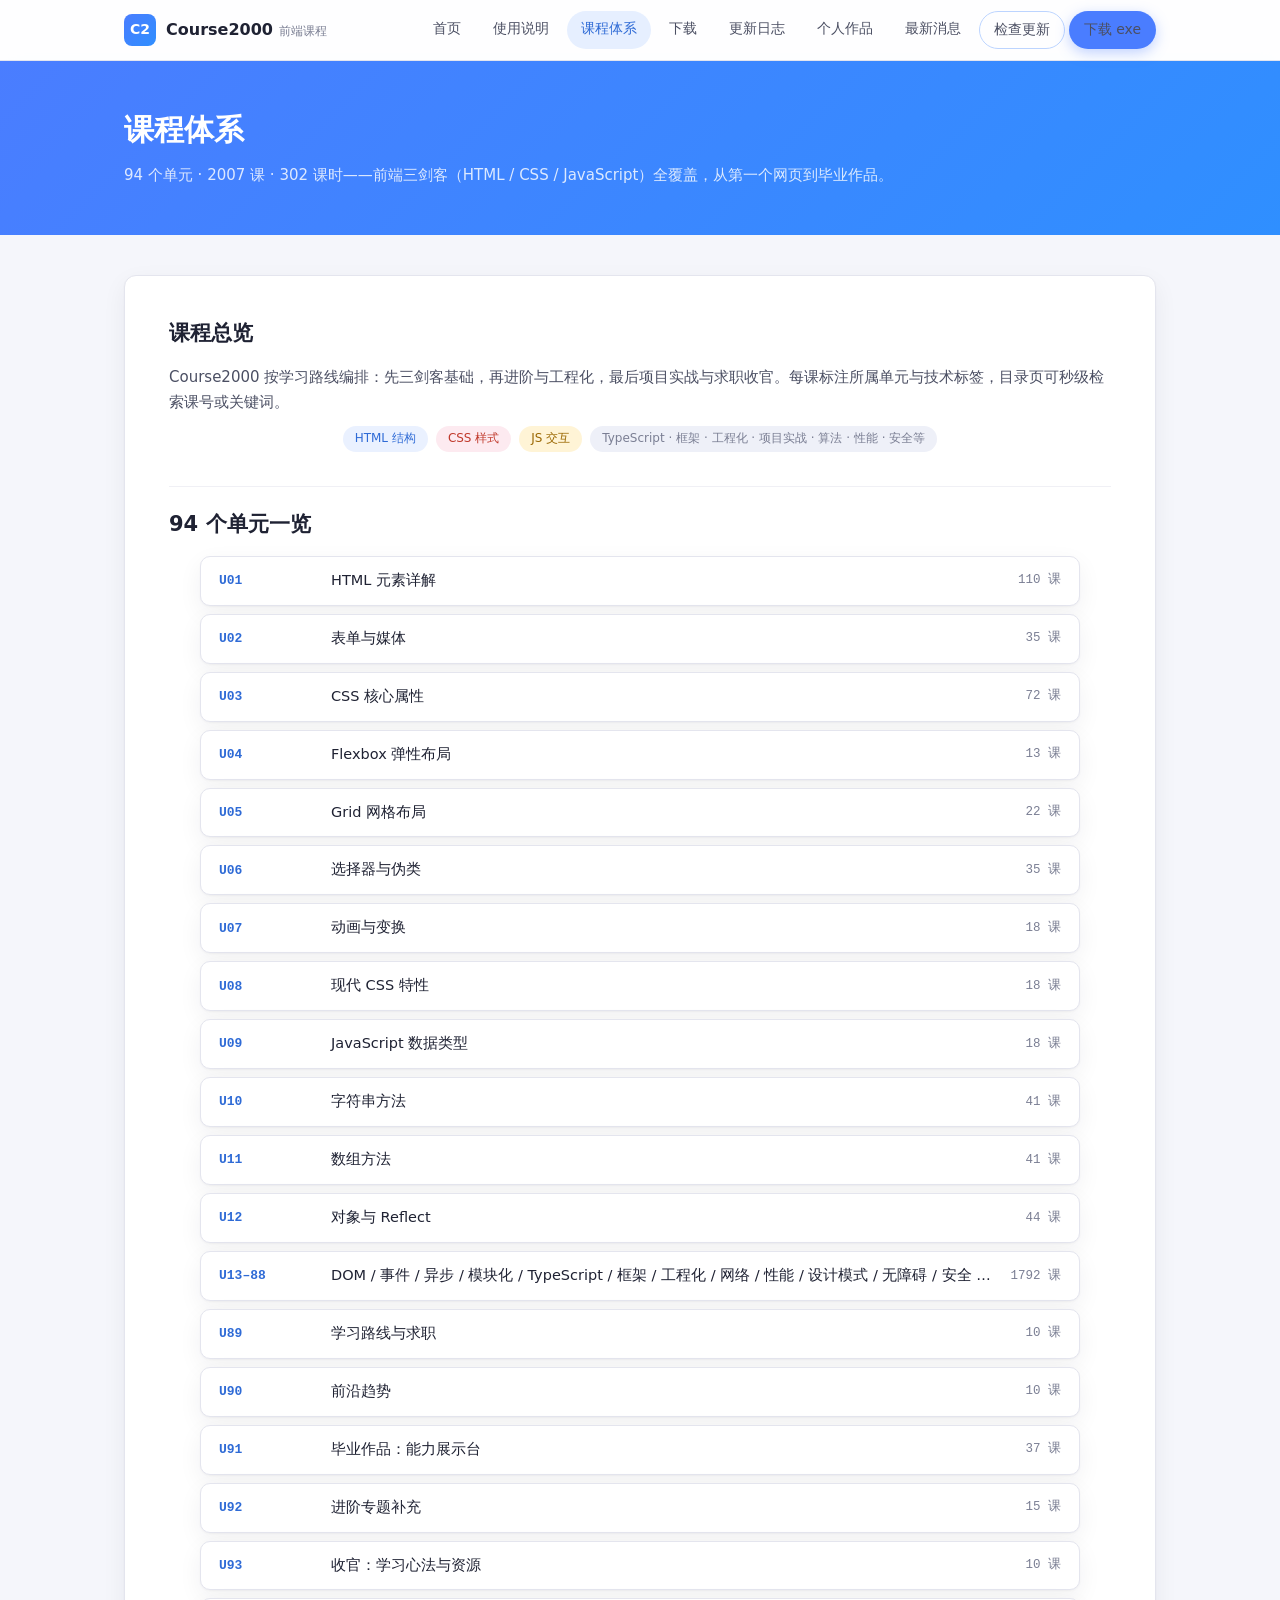
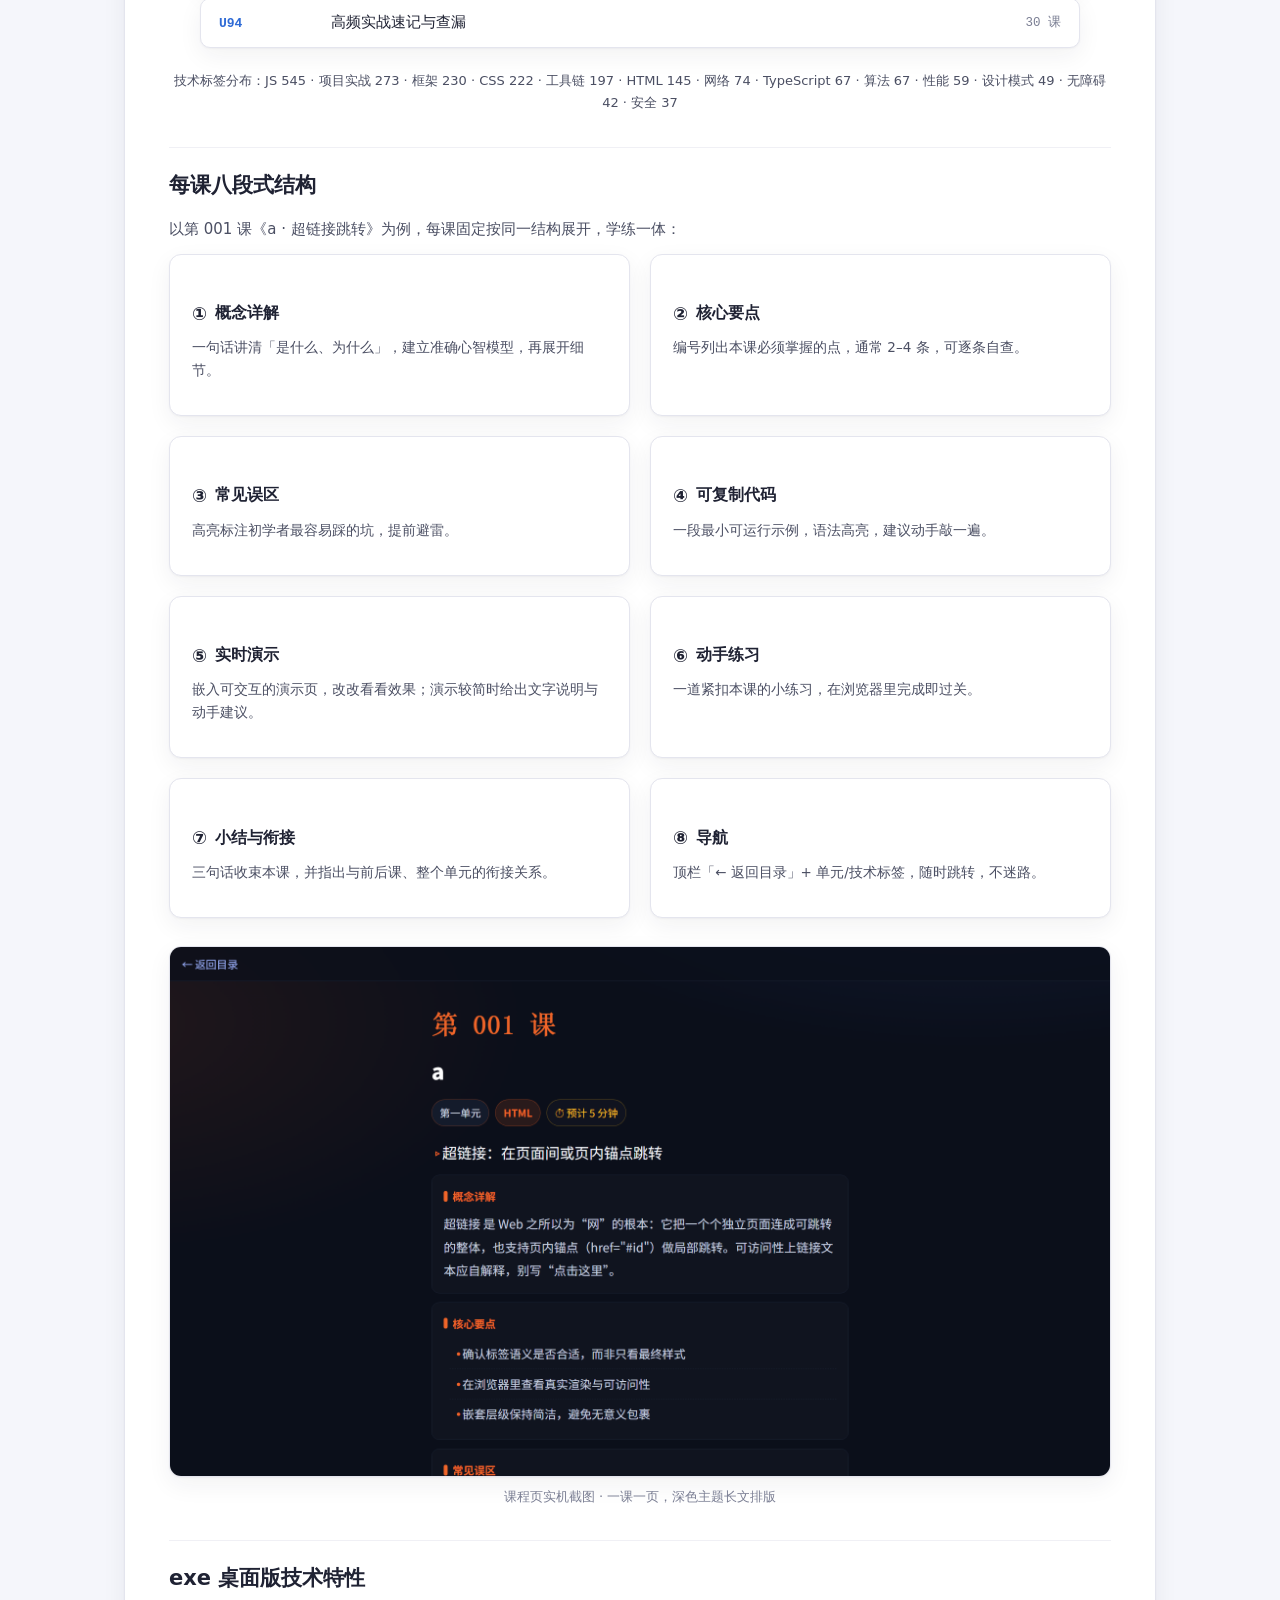
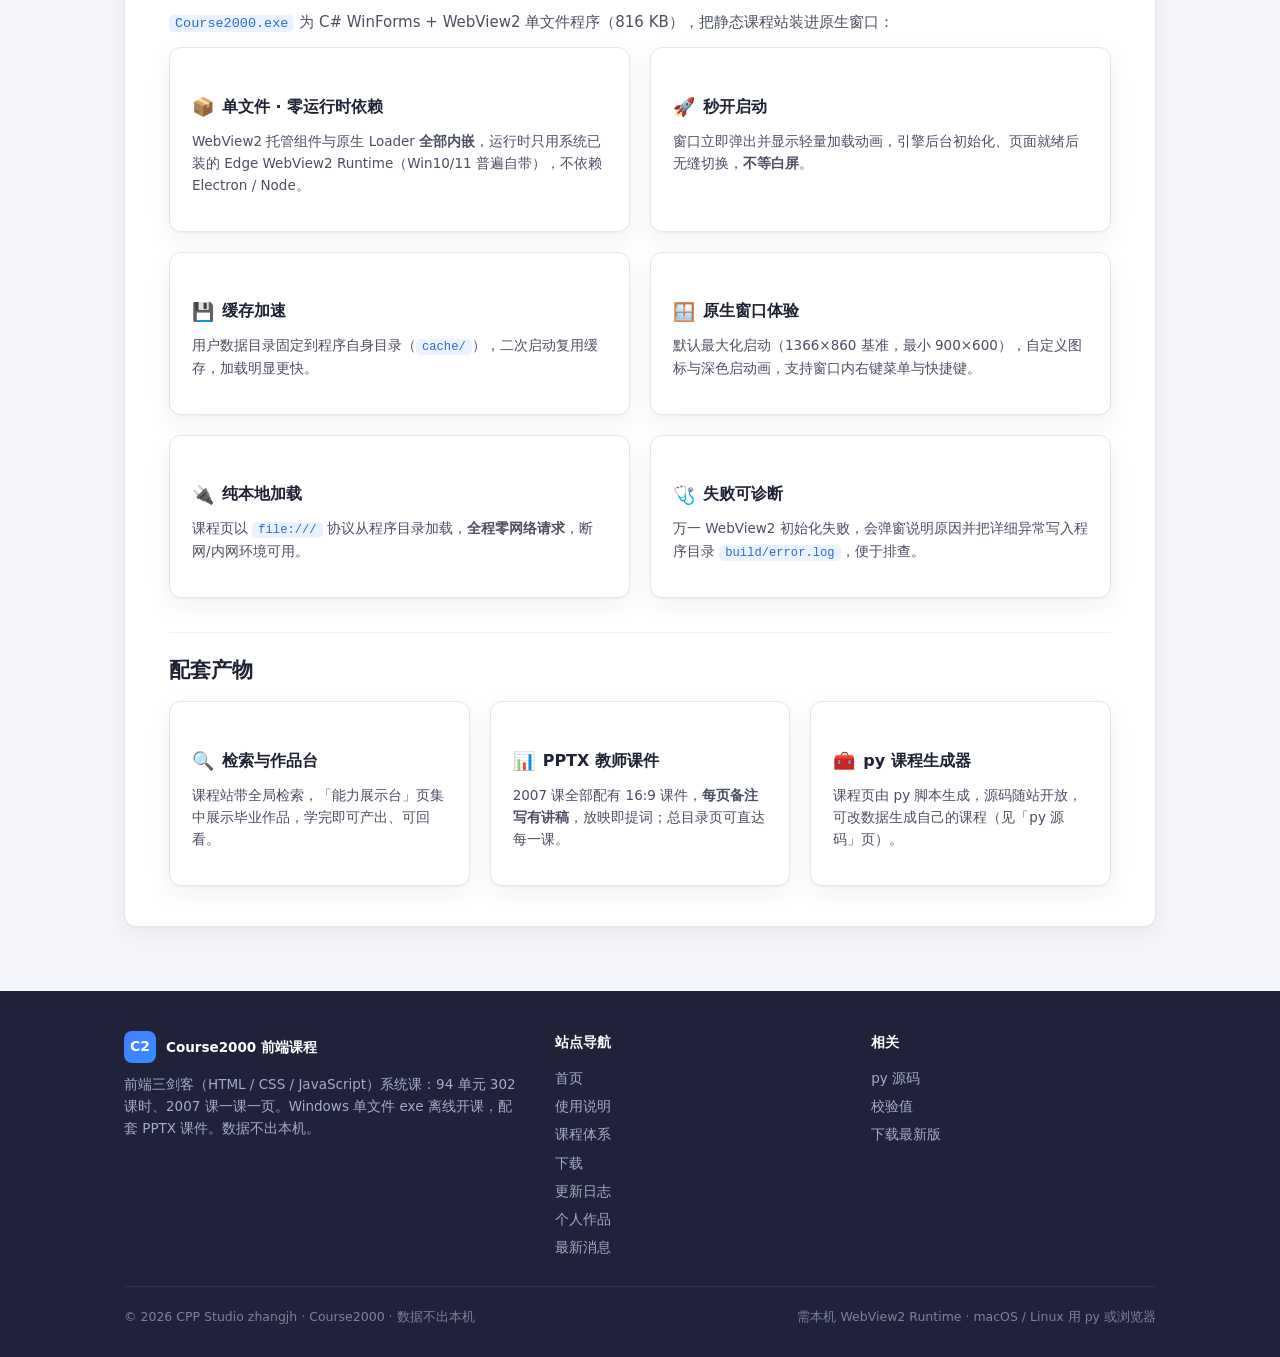
<file: course2000/course.html>
<!DOCTYPE html>
<html lang="zh-CN">
<head>
<meta charset="UTF-8">
<meta name="viewport" content="width=device-width, initial-scale=1.0">
<title>课程体系 · Course2000</title>
<meta name="description" content="Course2000 课程体系：94 个单元、2007 课、302 课时；每课八段式结构，配套 PPTX 课件。前端三剑客（HTML / CSS / JavaScript）全覆盖。">
<meta name="author" content="CPP Studio zhangjh">
<link rel="icon" href="favicon.ico" type="image/x-icon">
<link rel="stylesheet" href="css/style.css">
</head>
<body>

<header class="site-header">
  <div class="container">
    <a class="logo" href="index.html">
      <span class="logo-mark">C2</span>
      <span class="logo-name">Course2000<small>前端课程</small></span>
    </a>
    <button class="nav-toggle" aria-label="打开菜单" aria-expanded="false">
      <svg width="18" height="18" viewBox="0 0 24 24" fill="none" stroke="currentColor" stroke-width="2" stroke-linecap="round"><path d="M4 7h16M4 12h16M4 17h16"/></svg>
    </button>
    <nav class="site-nav">
      <a href="index.html">首页</a>
      <a href="guide.html">使用说明</a>
      <a href="course.html">课程体系</a>
      <a href="download.html">下载</a>
      <a href="changelog.html">更新日志</a>
      <a href="https://zhangjiahang666.github.io/cpp-studio-zhangjh/works.html" target="_blank" rel="noopener">个人作品</a>
      <a href="news.html">最新消息</a>
      <a class="btn btn-outline btn-sm" href="#" data-update-check>检查更新</a>
      <a class="btn btn-primary btn-sm" href="download.html">下载 exe</a>
    </nav>
  </div>
</header>

<section class="page-hero">
  <div class="container">
    <h1>课程体系</h1>
    <p>94 个单元 · 2007 课 · 302 课时——前端三剑客（HTML / CSS / JavaScript）全覆盖，从第一个网页到毕业作品。</p>
  </div>
</section>

<main class="container">
  <div class="doc">
    <h2>课程总览</h2>
    <p>Course2000 按学习路线编排：先三剑客基础，再进阶与工程化，最后项目实战与求职收官。每课标注所属单元与技术标签，目录页可秒级检索课号或关键词。</p>
    <div class="legend">
      <span class="lg-html">HTML 结构</span>
      <span class="lg-css">CSS 样式</span>
      <span class="lg-js">JS 交互</span>
      <span class="chip">TypeScript · 框架 · 工程化 · 项目实战 · 算法 · 性能 · 安全等</span>
    </div>

    <h2>94 个单元一览</h2>
    <div class="units">
      <div class="unit-row"><span class="un">U01</span><span class="uname">HTML 元素详解</span><span class="ucnt">110 课</span></div>
      <div class="unit-row"><span class="un">U02</span><span class="uname">表单与媒体</span><span class="ucnt">35 课</span></div>
      <div class="unit-row"><span class="un">U03</span><span class="uname">CSS 核心属性</span><span class="ucnt">72 课</span></div>
      <div class="unit-row"><span class="un">U04</span><span class="uname">Flexbox 弹性布局</span><span class="ucnt">13 课</span></div>
      <div class="unit-row"><span class="un">U05</span><span class="uname">Grid 网格布局</span><span class="ucnt">22 课</span></div>
      <div class="unit-row"><span class="un">U06</span><span class="uname">选择器与伪类</span><span class="ucnt">35 课</span></div>
      <div class="unit-row"><span class="un">U07</span><span class="uname">动画与变换</span><span class="ucnt">18 课</span></div>
      <div class="unit-row"><span class="un">U08</span><span class="uname">现代 CSS 特性</span><span class="ucnt">18 课</span></div>
      <div class="unit-row"><span class="un">U09</span><span class="uname">JavaScript 数据类型</span><span class="ucnt">18 课</span></div>
      <div class="unit-row"><span class="un">U10</span><span class="uname">字符串方法</span><span class="ucnt">41 课</span></div>
      <div class="unit-row"><span class="un">U11</span><span class="uname">数组方法</span><span class="ucnt">41 课</span></div>
      <div class="unit-row"><span class="un">U12</span><span class="uname">对象与 Reflect</span><span class="ucnt">44 课</span></div>
      <div class="unit-row"><span class="un">U13–88</span><span class="uname">DOM / 事件 / 异步 / 模块化 / TypeScript / 框架 / 工程化 / 网络 / 性能 / 设计模式 / 无障碍 / 安全 …</span><span class="ucnt">1792 课</span></div>
      <div class="unit-row"><span class="un">U89</span><span class="uname">学习路线与求职</span><span class="ucnt">10 课</span></div>
      <div class="unit-row"><span class="un">U90</span><span class="uname">前沿趋势</span><span class="ucnt">10 课</span></div>
      <div class="unit-row"><span class="un">U91</span><span class="uname">毕业作品：能力展示台</span><span class="ucnt">37 课</span></div>
      <div class="unit-row"><span class="un">U92</span><span class="uname">进阶专题补充</span><span class="ucnt">15 课</span></div>
      <div class="unit-row"><span class="un">U93</span><span class="uname">收官：学习心法与资源</span><span class="ucnt">10 课</span></div>
      <div class="unit-row"><span class="un">U94</span><span class="uname">高频实战速记与查漏</span><span class="ucnt">30 课</span></div>
    </div>
    <p class="units-more">技术标签分布：JS 545 · 项目实战 273 · 框架 230 · CSS 222 · 工具链 197 · HTML 145 · 网络 74 · TypeScript 67 · 算法 67 · 性能 59 · 设计模式 49 · 无障碍 42 · 安全 37</p>

    <h2>每课八段式结构</h2>
    <p>以第 001 课《a · 超链接跳转》为例，每课固定按同一结构展开，学练一体：</p>
    <div class="grid cols-2">
      <div class="card"><h3><span class="ic">①</span>概念详解</h3><p>一句话讲清「是什么、为什么」，建立准确心智模型，再展开细节。</p></div>
      <div class="card"><h3><span class="ic">②</span>核心要点</h3><p>编号列出本课必须掌握的点，通常 2–4 条，可逐条自查。</p></div>
      <div class="card"><h3><span class="ic">③</span>常见误区</h3><p>高亮标注初学者最容易踩的坑，提前避雷。</p></div>
      <div class="card"><h3><span class="ic">④</span>可复制代码</h3><p>一段最小可运行示例，语法高亮，建议动手敲一遍。</p></div>
      <div class="card"><h3><span class="ic">⑤</span>实时演示</h3><p>嵌入可交互的演示页，改改看看效果；演示较简时给出文字说明与动手建议。</p></div>
      <div class="card"><h3><span class="ic">⑥</span>动手练习</h3><p>一道紧扣本课的小练习，在浏览器里完成即过关。</p></div>
      <div class="card"><h3><span class="ic">⑦</span>小结与衔接</h3><p>三句话收束本课，并指出与前后课、整个单元的衔接关系。</p></div>
      <div class="card"><h3><span class="ic">⑧</span>导航</h3><p>顶栏「← 返回目录」+ 单元/技术标签，随时跳转，不迷路。</p></div>
    </div>
    <figure class="shot" style="margin-top:28px">
      <img src="media/shot-lesson.png" alt="课程页实机截图：深色主题、课号与标题、单元与技术标签" loading="lazy">
      <figcaption>课程页实机截图 · 一课一页，深色主题长文排版</figcaption>
    </figure>

    <h2>exe 桌面版技术特性</h2>
    <p><code>Course2000.exe</code> 为 C# WinForms + WebView2 单文件程序（816 KB），把静态课程站装进原生窗口：</p>
    <div class="grid cols-2">
      <div class="card"><h3><span class="ic">📦</span>单文件 · 零运行时依赖</h3><p>WebView2 托管组件与原生 Loader <b>全部内嵌</b>，运行时只用系统已装的 Edge WebView2 Runtime（Win10/11 普遍自带），不依赖 Electron / Node。</p></div>
      <div class="card"><h3><span class="ic">🚀</span>秒开启动</h3><p>窗口立即弹出并显示轻量加载动画，引擎后台初始化、页面就绪后无缝切换，<b>不等白屏</b>。</p></div>
      <div class="card"><h3><span class="ic">💾</span>缓存加速</h3><p>用户数据目录固定到程序自身目录（<code>cache/</code>），二次启动复用缓存，加载明显更快。</p></div>
      <div class="card"><h3><span class="ic">🪟</span>原生窗口体验</h3><p>默认最大化启动（1366×860 基准，最小 900×600），自定义图标与深色启动画，支持窗口内右键菜单与快捷键。</p></div>
      <div class="card"><h3><span class="ic">🔌</span>纯本地加载</h3><p>课程页以 <code>file:///</code> 协议从程序目录加载，<b>全程零网络请求</b>，断网/内网环境可用。</p></div>
      <div class="card"><h3><span class="ic">🩺</span>失败可诊断</h3><p>万一 WebView2 初始化失败，会弹窗说明原因并把详细异常写入程序目录 <code>build/error.log</code>，便于排查。</p></div>
    </div>

    <h2>配套产物</h2>
    <div class="grid cols-3">
      <div class="card"><h3><span class="ic">🔍</span>检索与作品台</h3><p>课程站带全局检索，「能力展示台」页集中展示毕业作品，学完即可产出、可回看。</p></div>
      <div class="card"><h3><span class="ic">📊</span>PPTX 教师课件</h3><p>2007 课全部配有 16:9 课件，<b>每页备注写有讲稿</b>，放映即提词；总目录页可直达每一课。</p></div>
      <div class="card"><h3><span class="ic">🧰</span>py 课程生成器</h3><p>课程页由 py 脚本生成，源码随站开放，可改数据生成自己的课程（见「py 源码」页）。</p></div>
    </div>
  </div>
</main>

<footer class="site-footer">
  <div class="container">
    <div class="footer-grid">
      <div>
        <div class="footer-brand"><span class="logo-mark">C2</span> Course2000 前端课程</div>
        <p>前端三剑客（HTML / CSS / JavaScript）系统课：94 单元 302 课时、2007 课一课一页。Windows 单文件 exe 离线开课，配套 PPTX 课件。数据不出本机。</p>
      </div>
      <div>
        <h4>站点导航</h4>
        <a href="index.html">首页</a>
        <a href="guide.html">使用说明</a>
        <a href="course.html">课程体系</a>
        <a href="download.html">下载</a>
        <a href="changelog.html">更新日志</a>
        <a href="https://zhangjiahang666.github.io/cpp-studio-zhangjh/works.html" target="_blank" rel="noopener">个人作品</a>
        <a href="news.html">最新消息</a>
      </div>
      <div>
        <h4>相关</h4>
        <a href="source.html">py 源码</a>
        <a href="download.html#hash">校验值</a>
        <a href="https://github.com/zhangjiahang666/cpp-studio-zhangjh/releases/latest/download/Course2000Setup.exe" download>下载最新版</a>
      </div>
    </div>
    <div class="footer-bottom">
      <span>© <span id="year">2026</span> CPP Studio zhangjh · Course2000 · 数据不出本机</span>
      <span>需本机 WebView2 Runtime · macOS / Linux 用 py 或浏览器</span>
    </div>
  </div>
</footer>

<script src="js/main.js"></script>
<script src="js/update.js"></script>
</body>
</html>
</file>
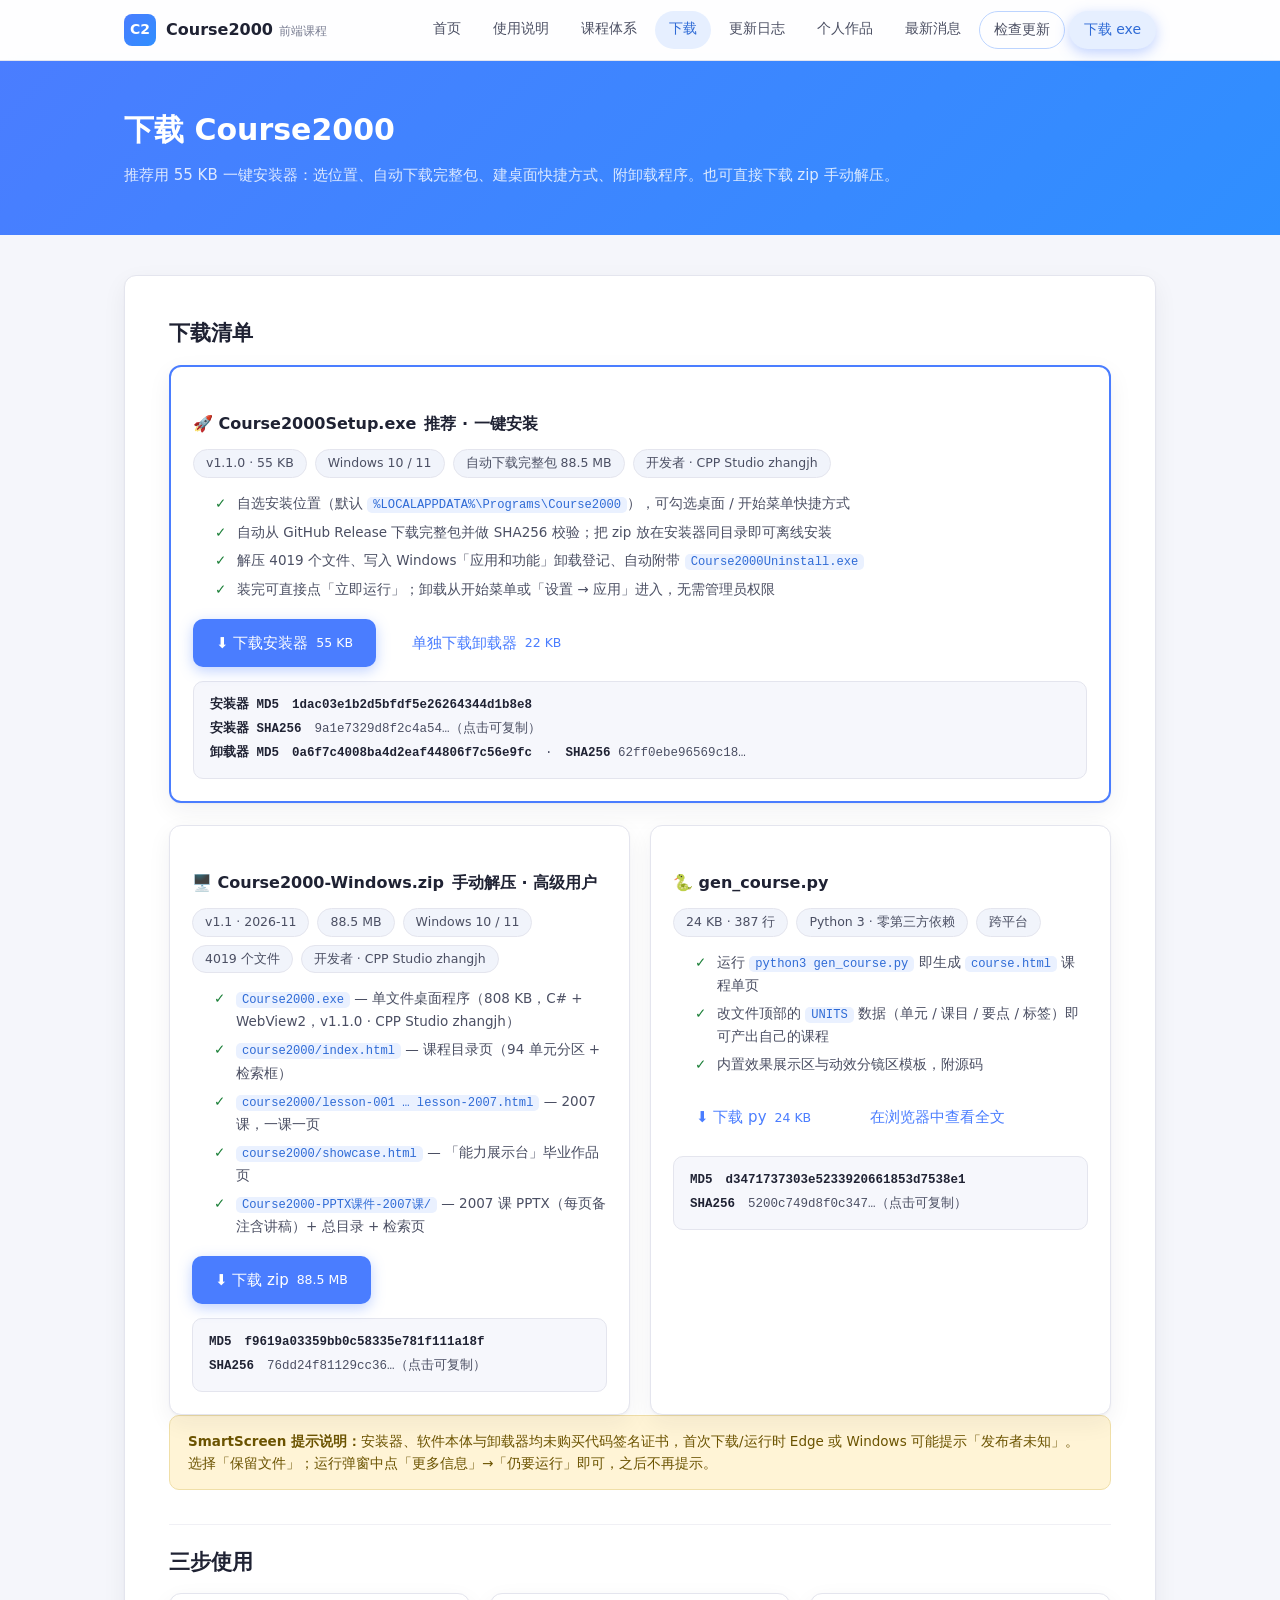
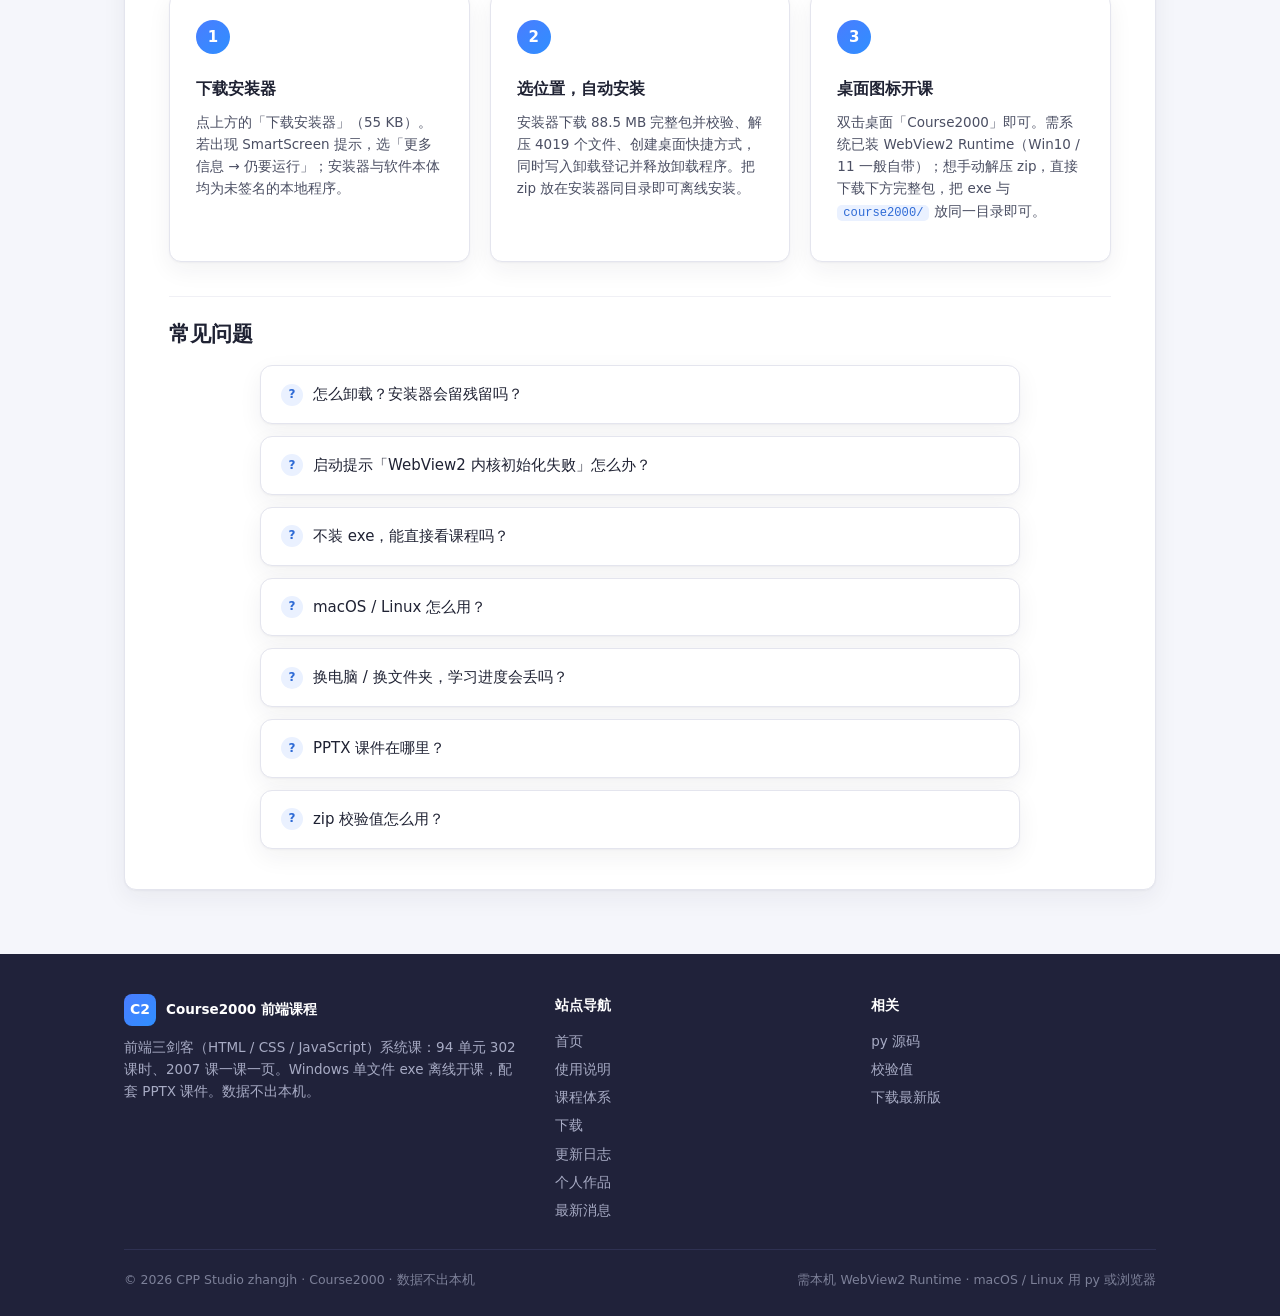
<file: course2000/download.html>
<!DOCTYPE html>
<html lang="zh-CN">
<head>
<meta charset="UTF-8">
<meta name="viewport" content="width=device-width, initial-scale=1.0">
<title>下载 · Course2000 Windows 桌面版</title>
<meta name="description" content="下载 Course2000Setup.exe 一键安装器（选位置、自动下载、桌面快捷方式、附卸载程序），或 Course2000-Windows.zip 完整包与 py 课程生成器源码。含运行前提与校验值。">
<meta name="author" content="CPP Studio zhangjh">
<link rel="icon" href="favicon.ico" type="image/x-icon">
<link rel="stylesheet" href="css/style.css">
</head>
<body>

<header class="site-header">
  <div class="container">
    <a class="logo" href="index.html">
      <span class="logo-mark">C2</span>
      <span class="logo-name">Course2000<small>前端课程</small></span>
    </a>
    <button class="nav-toggle" aria-label="打开菜单" aria-expanded="false">
      <svg width="18" height="18" viewBox="0 0 24 24" fill="none" stroke="currentColor" stroke-width="2" stroke-linecap="round"><path d="M4 7h16M4 12h16M4 17h16"/></svg>
    </button>
    <nav class="site-nav">
      <a href="index.html">首页</a>
      <a href="guide.html">使用说明</a>
      <a href="course.html">课程体系</a>
      <a href="download.html">下载</a>
      <a href="changelog.html">更新日志</a>
      <a href="https://zhangjiahang666.github.io/cpp-studio-zhangjh/works.html" target="_blank" rel="noopener">个人作品</a>
      <a href="news.html">最新消息</a>
      <a class="btn btn-outline btn-sm" href="#" data-update-check>检查更新</a>
      <a class="btn btn-primary btn-sm" href="download.html">下载 exe</a>
    </nav>
  </div>
</header>

<section class="page-hero">
  <div class="container">
    <h1>下载 Course2000</h1>
    <p>推荐用 55 KB 一键安装器：选位置、自动下载完整包、建桌面快捷方式、附卸载程序。也可直接下载 zip 手动解压。</p>
  </div>
</section>

<main class="container">
  <div class="doc" id="hash">
    <h2>下载清单</h2>
    <div class="card" style="border:2px solid #4A7DFF; margin-bottom:22px">
      <h3>🚀 Course2000Setup.exe <span class="tag">推荐 · 一键安装</span></h3>
      <div class="dl-meta">
        <span>v1.1.0 · 55 KB</span>
        <span>Windows 10 / 11</span>
        <span>自动下载完整包 88.5 MB</span>
        <span>开发者 · CPP Studio zhangjh</span>
      </div>
      <ul class="dl-list">
        <li>自选安装位置（默认 <code>%LOCALAPPDATA%\Programs\Course2000</code>），可勾选桌面 / 开始菜单快捷方式</li>
        <li>自动从 GitHub Release 下载完整包并做 SHA256 校验；把 zip 放在安装器同目录即可离线安装</li>
        <li>解压 4019 个文件、写入 Windows「应用和功能」卸载登记、自动附带 <code>Course2000Uninstall.exe</code></li>
        <li>装完可直接点「立即运行」；卸载从开始菜单或「设置 → 应用」进入，无需管理员权限</li>
      </ul>
      <a class="btn btn-primary" href="https://github.com/zhangjiahang666/cpp-studio-zhangjh/releases/latest/download/Course2000Setup.exe" download>⬇ 下载安装器 <small>55 KB</small></a>
      <a class="btn" href="https://github.com/zhangjiahang666/cpp-studio-zhangjh/releases/latest/download/Course2000Uninstall.exe" download style="margin-left:8px">单独下载卸载器 <small>22 KB</small></a>
      <div class="hash">
        <div><b>安装器 MD5</b>　<span data-copy-text="1dac03e1b2d5bfdf5e26264344d1b8e8"><b>1dac03e1b2d5bfdf5e26264344d1b8e8</b></span></div>
        <div><b>安装器 SHA256</b>　<span data-copy-text="9a1e7329d8f2c4a549d3f1efe61ac58579982ca6709b7a7e8b9f74c33c1d7a64">9a1e7329d8f2c4a54…</span>（点击可复制）</div>
        <div><b>卸载器 MD5</b>　<span data-copy-text="0a6f7c4008ba4d2eaf44806f7c56e9fc"><b>0a6f7c4008ba4d2eaf44806f7c56e9fc</b></span>　·　<b>SHA256</b> <span data-copy-text="62ff0ebe96569c1878fa5007a3cf0065a137c4531efa969e2185bff7bfd9369a">62ff0ebe96569c18…</span></div>
      </div>
    </div>

    <div class="grid cols-2">
      <div class="card">
        <h3>🖥️ Course2000-Windows.zip <span class="tag">手动解压 · 高级用户</span></h3>
        <div class="dl-meta">
          <span>v1.1 · 2026-11</span>
          <span>88.5 MB</span>
          <span>Windows 10 / 11</span>
          <span>4019 个文件</span>
          <span>开发者 · CPP Studio zhangjh</span>
        </div>
        <ul class="dl-list">
          <li><code>Course2000.exe</code> — 单文件桌面程序（808 KB，C# + WebView2，v1.1.0 · CPP Studio zhangjh）</li>
          <li><code>course2000/index.html</code> — 课程目录页（94 单元分区 + 检索框）</li>
          <li><code>course2000/lesson-001 … lesson-2007.html</code> — 2007 课，一课一页</li>
          <li><code>course2000/showcase.html</code> — 「能力展示台」毕业作品页</li>
          <li><code>Course2000-PPTX课件-2007课/</code> — 2007 课 PPTX（每页备注含讲稿）+ 总目录 + 检索页</li>
        </ul>
        <a class="btn btn-primary" href="https://github.com/zhangjiahang666/cpp-studio-zhangjh/releases/latest/download/Course2000-Windows.zip" download>⬇ 下载 zip <small>88.5 MB</small></a>
        <div class="hash">
          <div><b>MD5</b>　<span data-copy-text="f9619a03359bb0c58335e781f111a18f"><b>f9619a03359bb0c58335e781f111a18f</b></span></div>
          <div><b>SHA256</b>　<span data-copy-text="76dd24f81129cc362467028687e484643627aaa1547aa64ca579dfc5b1ab7283">76dd24f81129cc36…</span>（点击可复制）</div>
        </div>
      </div>
      <div class="card">
        <h3>🐍 gen_course.py</h3>
        <div class="dl-meta">
          <span>24 KB · 387 行</span>
          <span>Python 3 · 零第三方依赖</span>
          <span>跨平台</span>
        </div>
        <ul class="dl-list">
          <li>运行 <code>python3 gen_course.py</code> 即生成 <code>course.html</code> 课程单页</li>
          <li>改文件顶部的 <code>UNITS</code> 数据（单元 / 课目 / 要点 / 标签）即可产出自己的课程</li>
          <li>内置效果展示区与动效分镜区模板，附源码</li>
        </ul>
        <a class="btn" href="https://github.com/zhangjiahang666/cpp-studio-zhangjh/releases/latest/download/gen_course.py" download>⬇ 下载 py <small>24 KB</small></a>
        <a class="btn" href="source.html" style="margin-left:8px">在浏览器中查看全文</a>
        <div class="hash">
          <div><b>MD5</b>　<span data-copy-text="d3471737303e5233920661853d7538e1"><b>d3471737303e5233920661853d7538e1</b></span></div>
          <div><b>SHA256</b>　<span data-copy-text="5200c749d8f0c347f626952348ac88310c7266495a853bf52b41c4e30868ac67">5200c749d8f0c347…</span>（点击可复制）</div>
        </div>
      </div>
    </div>

    <div class="note">
      <b>SmartScreen 提示说明：</b>安装器、软件本体与卸载器均未购买代码签名证书，首次下载/运行时 Edge 或 Windows 可能提示「发布者未知」。选择「保留文件」；运行弹窗中点「更多信息」→「仍要运行」即可，之后不再提示。
    </div>

    <h2>三步使用</h2>
    <div class="steps">
      <div class="step">
        <h3>下载安装器</h3>
        <p>点上方的「下载安装器」（55 KB）。若出现 SmartScreen 提示，选「更多信息 → 仍要运行」；安装器与软件本体均为未签名的本地程序。</p>
      </div>
      <div class="step">
        <h3>选位置，自动安装</h3>
        <p>安装器下载 88.5 MB 完整包并校验、解压 4019 个文件、创建桌面快捷方式，同时写入卸载登记并释放卸载程序。把 zip 放在安装器同目录即可离线安装。</p>
      </div>
      <div class="step">
        <h3>桌面图标开课</h3>
        <p>双击桌面「Course2000」即可。需系统已装 WebView2 Runtime（Win10 / 11 一般自带）；想手动解压 zip，直接下载下方完整包，把 exe 与 <code>course2000/</code> 放同一目录即可。</p>
      </div>
    </div>

    <h2>常见问题</h2>
    <div class="faq">
      <details>
        <summary>怎么卸载？安装器会留残留吗？</summary>
        <div class="answer">开始菜单「Course2000 → 卸载 Course2000」，或 Windows「设置 → 应用 → Course2000 → 卸载」。卸载器会移除安装目录、桌面与开始菜单快捷方式、卸载登记项，并自动清理自身。安装器只在当前用户的 HKCU 写卸载登记，不需要管理员权限、不改系统目录。手动解压 zip 的用法没有注册表残留，直接删文件夹即可。</div>
      </details>
      <details>
        <summary>启动提示「WebView2 内核初始化失败」怎么办？</summary>
        <div class="answer">说明系统缺少 Microsoft Edge WebView2 Runtime。到微软官网搜索「WebView2 Evergreen Standalone Installer」下载安装一次即可；Win11 与近期 Win10 通常已自带。详细异常会写入程序目录 <code>build/error.log</code>。</div>
      </details>
      <details>
        <summary>不装 exe，能直接看课程吗？</summary>
        <div class="answer">可以。课程是纯静态 HTML：解压 zip 后用任意现代浏览器打开 <code>course2000/index.html</code> 即可，功能与 exe 内一致（exe 只是提供了原生窗口与启动优化）。</div>
      </details>
      <details>
        <summary>macOS / Linux 怎么用？</summary>
        <div class="answer">两条路：① 浏览器直接打开 <code>course2000/index.html</code>；② 下载 <code>gen_course.py</code>，在本机 <code>python3 gen_course.py</code> 生成课程页并学习（需 Python 3.8+，无需第三方库）。详见「使用说明」。</div>
      </details>
      <details>
        <summary>换电脑 / 换文件夹，学习进度会丢吗？</summary>
        <div class="answer">课程站本身不记录个人进度，换环境把整个文件夹拷过去即可。exe 会在程序目录生成 <code>cache/</code> 缓存目录，删除它不影响课程内容，只是首次加载略慢。</div>
      </details>
      <details>
        <summary>PPTX 课件在哪里？</summary>
        <div class="answer">PPTX 课件已打包在 <code>Course2000-Windows.zip</code> 内的 <code>Course2000-PPTX课件-2007课/</code> 文件夹：2007 课一课一个文件，另有带 2007 条超链接的「总目录」和检索页；用 PowerPoint / WPS 打开即可（先完整解压 zip，勿在压缩包内双击）。</div>
      </details>
      <details>
        <summary>zip 校验值怎么用？</summary>
        <div class="answer">Windows PowerShell 执行 <code>Get-FileHash Course2000-Windows.zip -Algorithm MD5</code>，与页面值比对一致即说明文件完整未被篡改。</div>
      </details>
    </div>
  </div>
</main>

<footer class="site-footer">
  <div class="container">
    <div class="footer-grid">
      <div>
        <div class="footer-brand"><span class="logo-mark">C2</span> Course2000 前端课程</div>
        <p>前端三剑客（HTML / CSS / JavaScript）系统课：94 单元 302 课时、2007 课一课一页。Windows 单文件 exe 离线开课，配套 PPTX 课件。数据不出本机。</p>
      </div>
      <div>
        <h4>站点导航</h4>
        <a href="index.html">首页</a>
        <a href="guide.html">使用说明</a>
        <a href="course.html">课程体系</a>
        <a href="download.html">下载</a>
        <a href="changelog.html">更新日志</a>
        <a href="https://zhangjiahang666.github.io/cpp-studio-zhangjh/works.html" target="_blank" rel="noopener">个人作品</a>
        <a href="news.html">最新消息</a>
      </div>
      <div>
        <h4>相关</h4>
        <a href="source.html">py 源码</a>
        <a href="download.html#hash">校验值</a>
        <a href="https://github.com/zhangjiahang666/cpp-studio-zhangjh/releases/latest/download/Course2000Setup.exe" download>下载最新版</a>
      </div>
    </div>
    <div class="footer-bottom">
      <span>© <span id="year">2026</span> CPP Studio zhangjh · Course2000 · 数据不出本机</span>
      <span>需本机 WebView2 Runtime · macOS / Linux 用 py 或浏览器</span>
    </div>
  </div>
</footer>

<script src="js/main.js"></script>
<script src="js/update.js"></script>
</body>
</html>
</file>
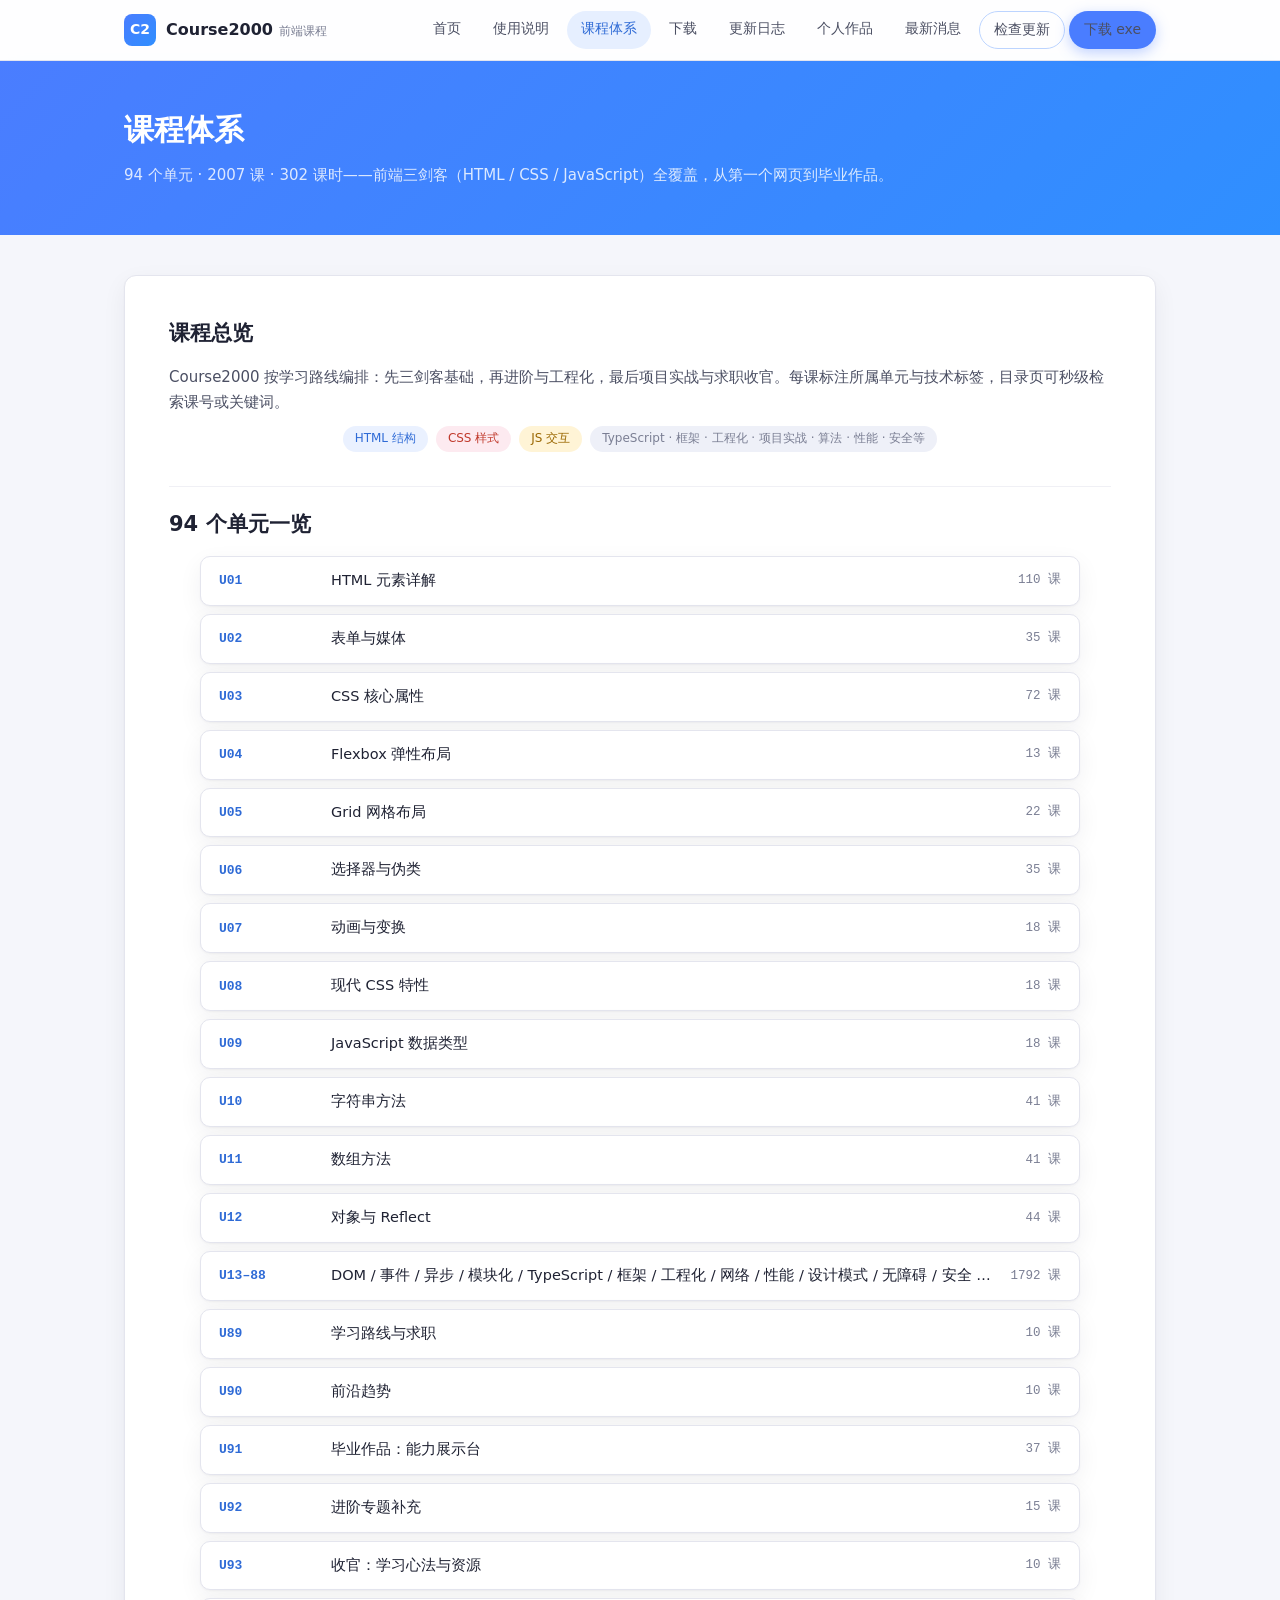
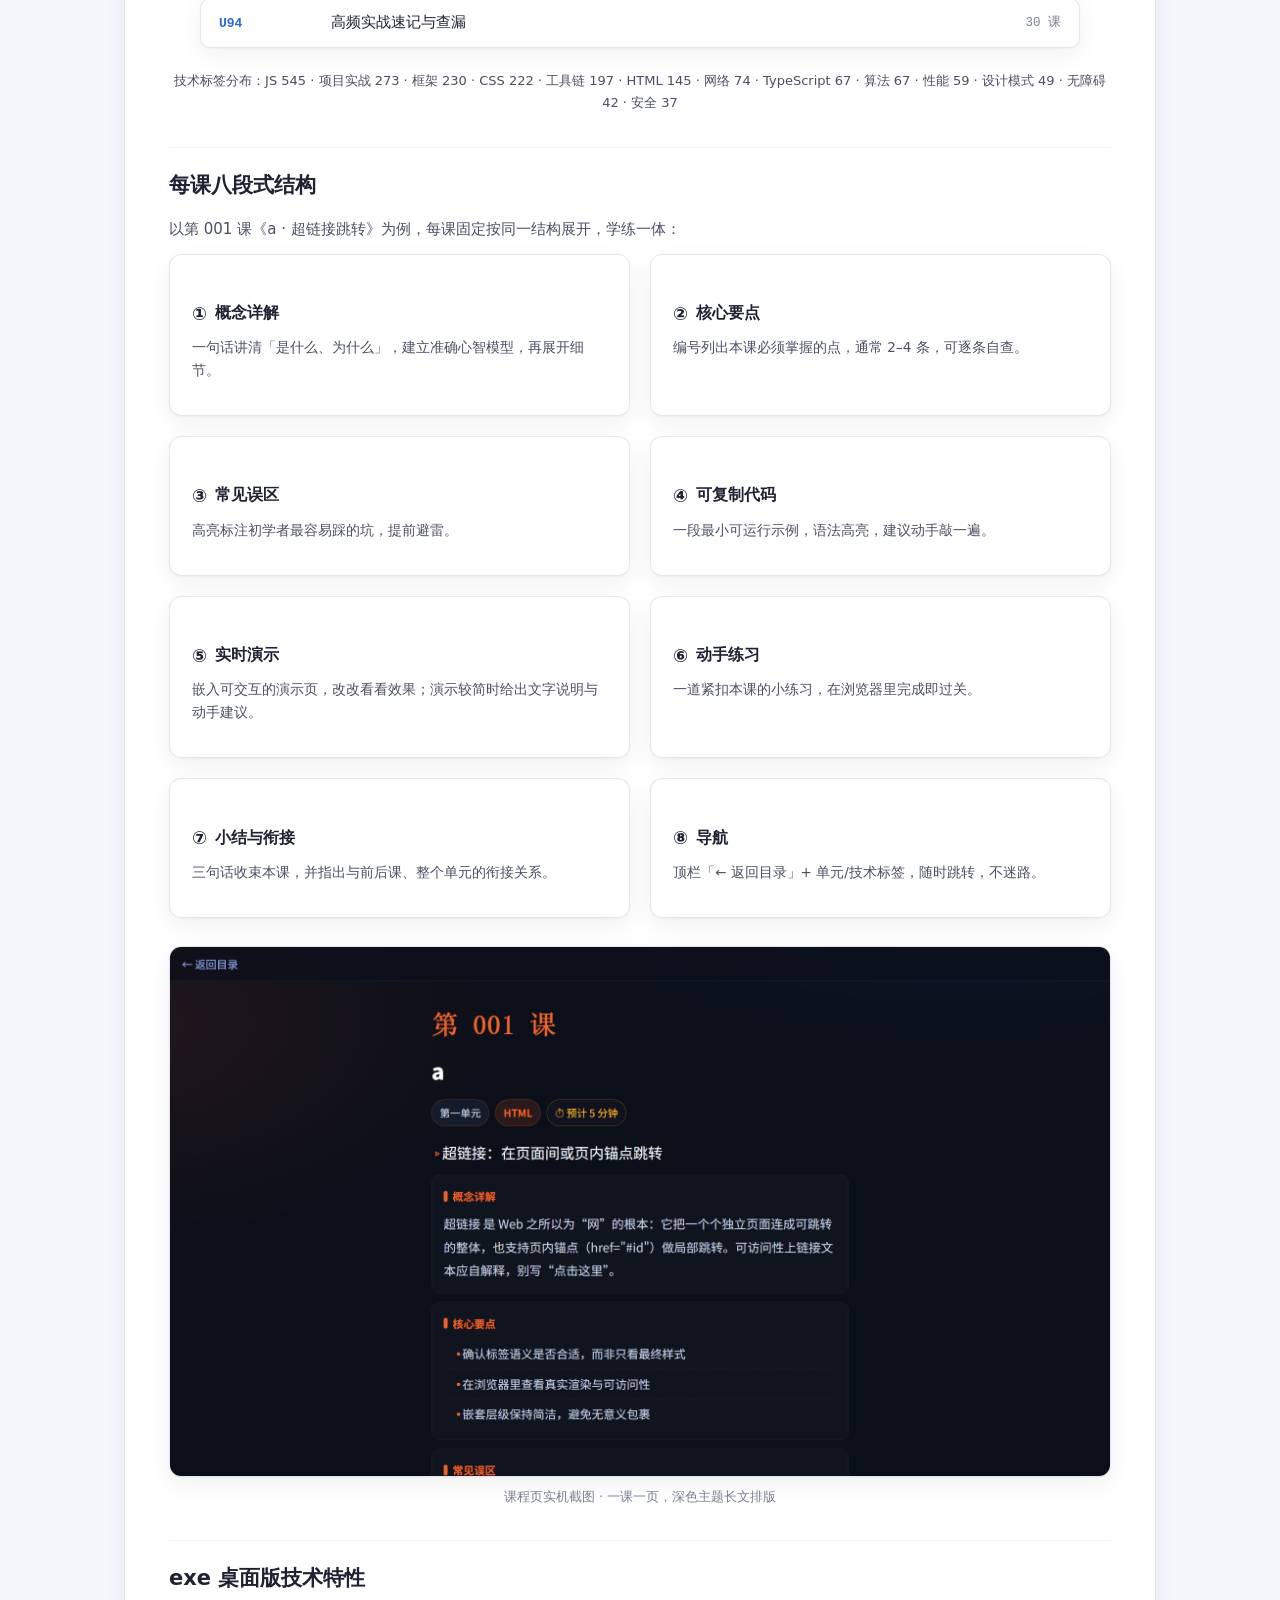
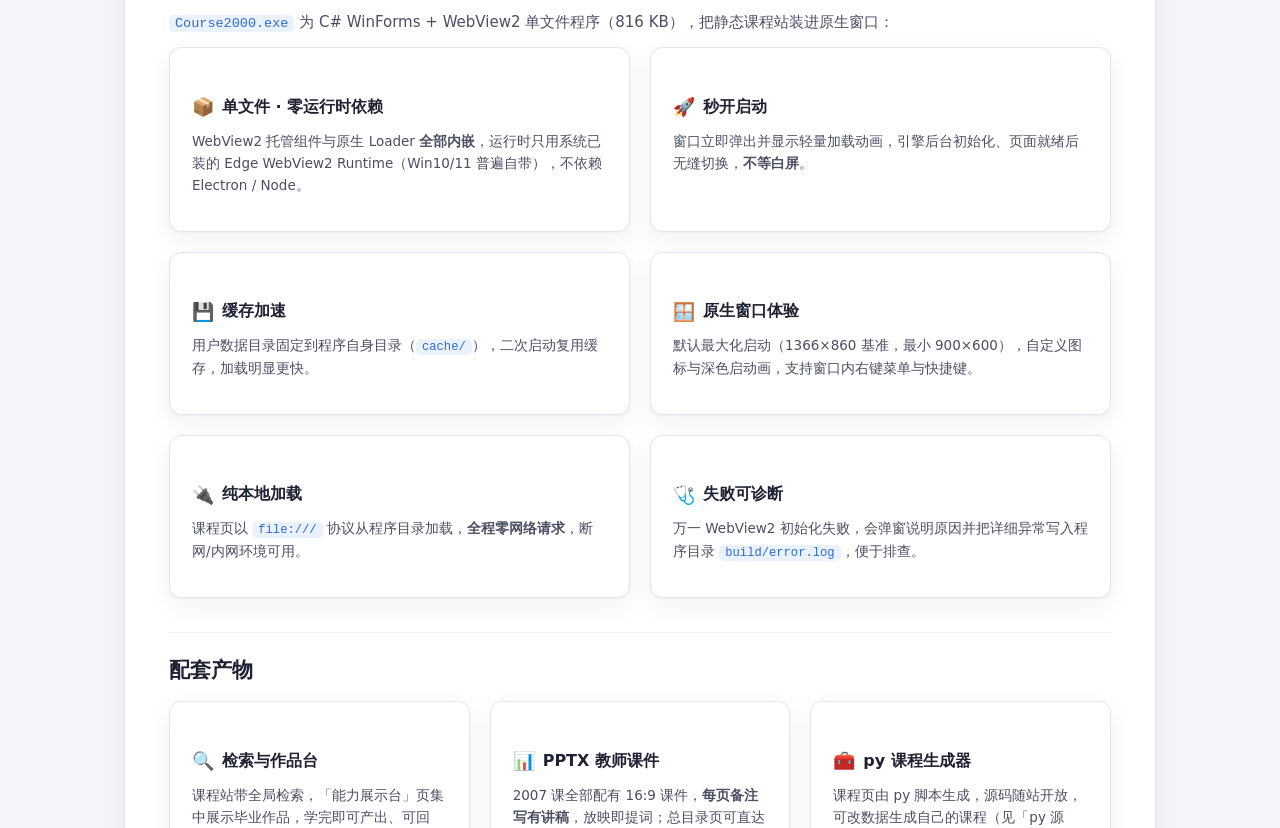
<file: course2000/features.html>
<!doctype html>
<html lang="zh-CN">
<head>
<meta charset="utf-8">
<meta http-equiv="refresh" content="0; url=course.html">
<link rel="canonical" href="course.html">
<title>重定向到课程体系 · Course2000</title>
</head>
<body>
<p>页面已移至 <a href="course.html">课程体系</a>。</p>
</body>
</html>
</file>
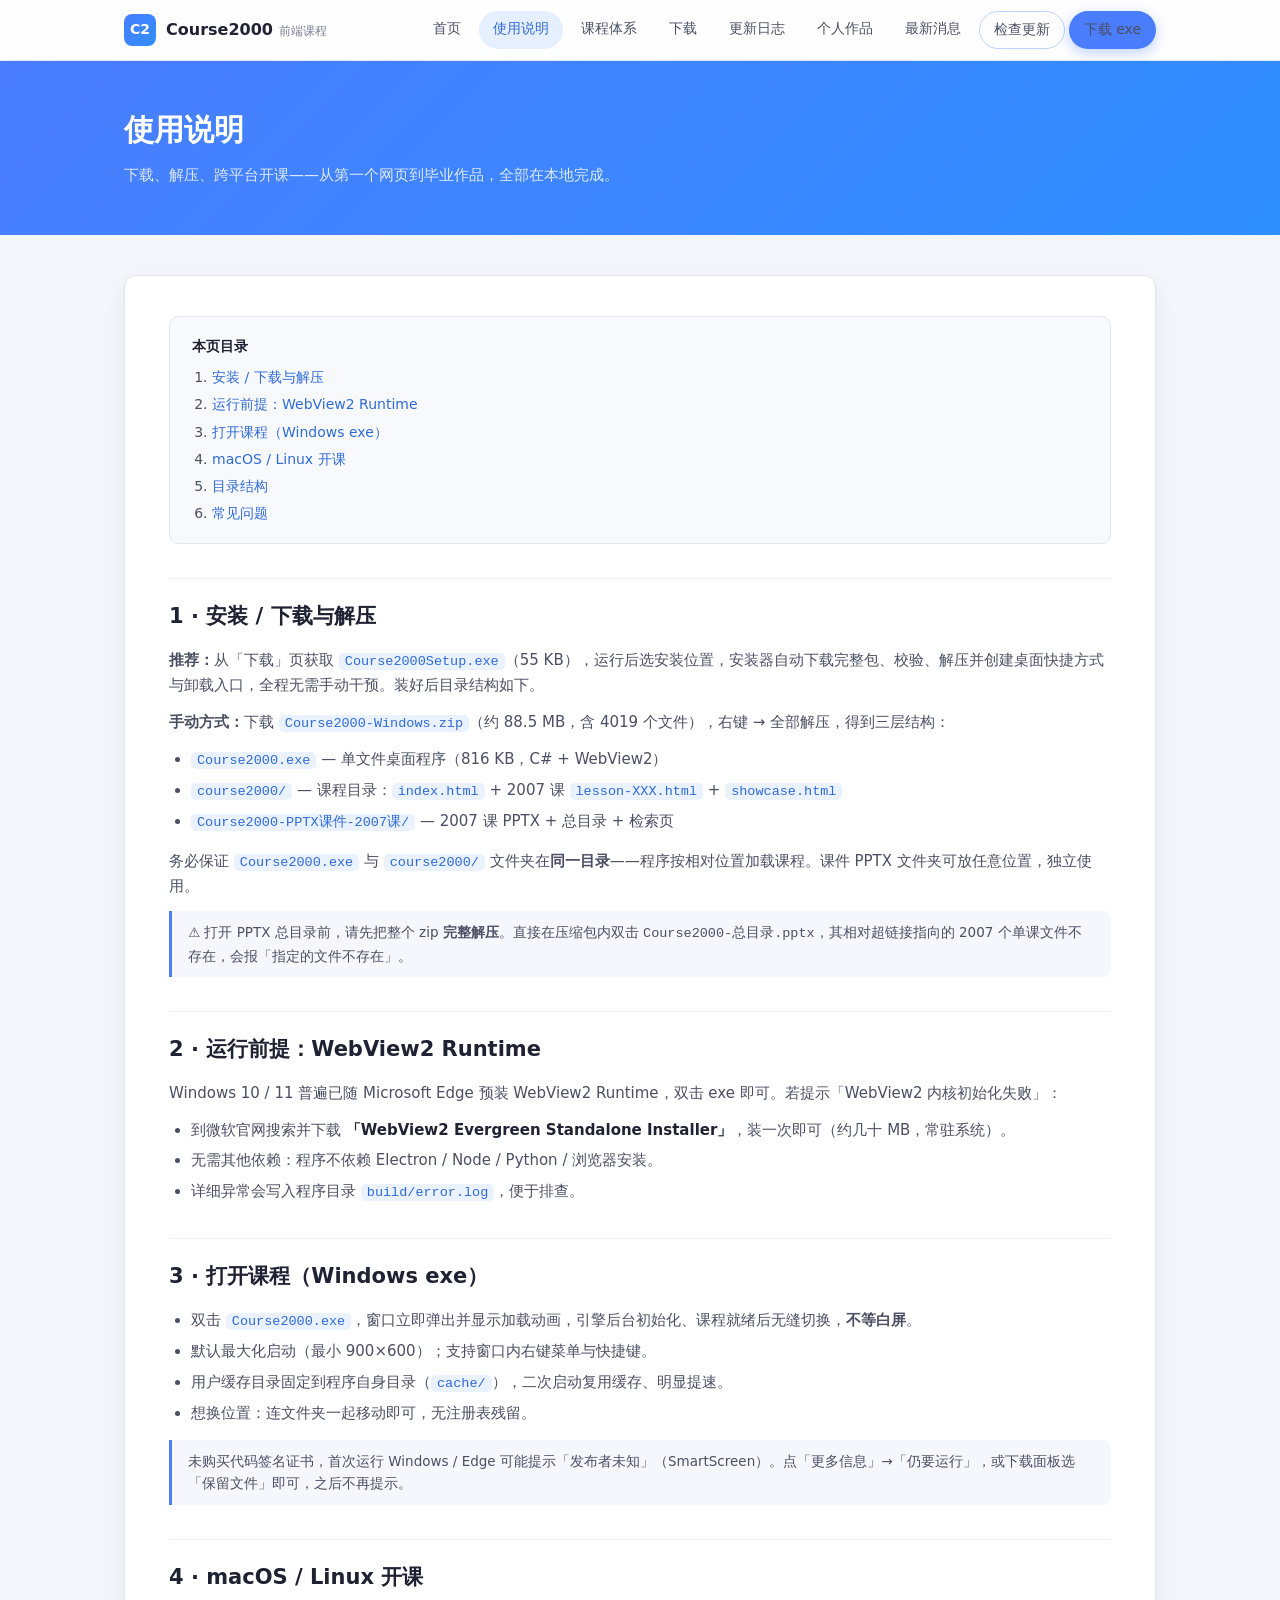
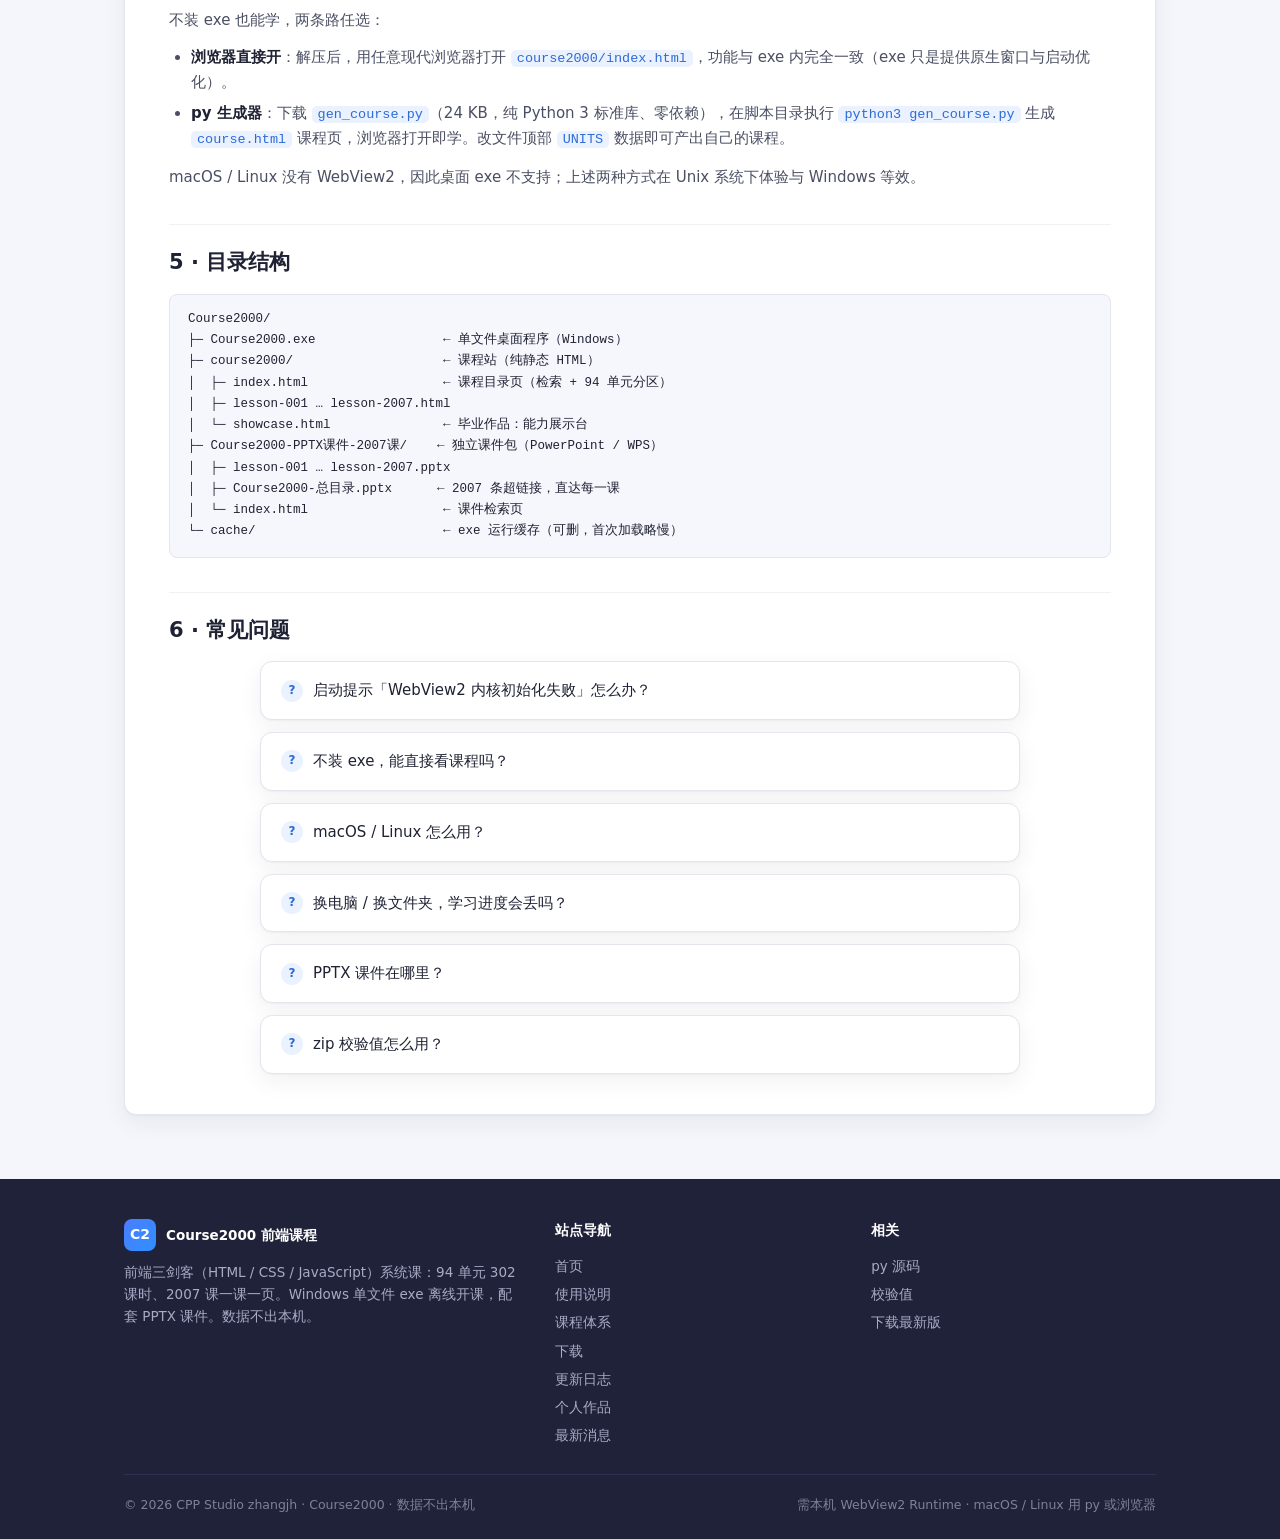
<file: course2000/guide.html>
<!DOCTYPE html>
<html lang="zh-CN">
<head>
<meta charset="UTF-8">
<meta name="viewport" content="width=device-width, initial-scale=1.0">
<title>使用说明 · Course2000</title>
<meta name="description" content="Course2000 下载解压、运行前提（WebView2 Runtime）、桌面 exe 开课，以及 macOS / Linux 用浏览器或 py 源码版开课的步骤与目录结构。">
<meta name="author" content="CPP Studio zhangjh">
<link rel="icon" href="favicon.ico" type="image/x-icon">
<link rel="stylesheet" href="css/style.css">
</head>
<body>

<header class="site-header">
  <div class="container">
    <a class="logo" href="index.html">
      <span class="logo-mark">C2</span>
      <span class="logo-name">Course2000<small>前端课程</small></span>
    </a>
    <button class="nav-toggle" aria-label="打开菜单" aria-expanded="false">
      <svg width="18" height="18" viewBox="0 0 24 24" fill="none" stroke="currentColor" stroke-width="2" stroke-linecap="round"><path d="M4 7h16M4 12h16M4 17h16"/></svg>
    </button>
    <nav class="site-nav">
      <a href="index.html">首页</a>
      <a href="guide.html">使用说明</a>
      <a href="course.html">课程体系</a>
      <a href="download.html">下载</a>
      <a href="changelog.html">更新日志</a>
      <a href="https://zhangjiahang666.github.io/cpp-studio-zhangjh/works.html" target="_blank" rel="noopener">个人作品</a>
      <a href="news.html">最新消息</a>
      <a class="btn btn-outline btn-sm" href="#" data-update-check>检查更新</a>
      <a class="btn btn-primary btn-sm" href="download.html">下载 exe</a>
    </nav>
  </div>
</header>

<section class="page-hero">
  <div class="container">
    <h1>使用说明</h1>
    <p>下载、解压、跨平台开课——从第一个网页到毕业作品，全部在本地完成。</p>
  </div>
</section>

<main class="container">
  <div class="doc">
    <div class="toc">
      <b>本页目录</b>
      <ol>
        <li><a href="#install">安装 / 下载与解压</a></li>
        <li><a href="#prereq">运行前提：WebView2 Runtime</a></li>
        <li><a href="#open">打开课程（Windows exe）</a></li>
        <li><a href="#nonwin">macOS / Linux 开课</a></li>
        <li><a href="#structure">目录结构</a></li>
        <li><a href="#faq">常见问题</a></li>
      </ol>
    </div>

    <h2 id="install">1 · 安装 / 下载与解压</h2>
    <p><b>推荐：</b>从「下载」页获取 <code>Course2000Setup.exe</code>（55 KB），运行后选安装位置，安装器自动下载完整包、校验、解压并创建桌面快捷方式与卸载入口，全程无需手动干预。装好后目录结构如下。</p>
    <p><b>手动方式：</b>下载 <code>Course2000-Windows.zip</code>（约 88.5 MB，含 4019 个文件），右键 → 全部解压，得到三层结构：</p>
    <ul>
      <li><code>Course2000.exe</code> — 单文件桌面程序（816 KB，C# + WebView2）</li>
      <li><code>course2000/</code> — 课程目录：<code>index.html</code> + 2007 课 <code>lesson-XXX.html</code> + <code>showcase.html</code></li>
      <li><code>Course2000-PPTX课件-2007课/</code> — 2007 课 PPTX + 总目录 + 检索页</li>
    </ul>
    <p>务必保证 <code>Course2000.exe</code> 与 <code>course2000/</code> 文件夹在<strong>同一目录</strong>——程序按相对位置加载课程。课件 PPTX 文件夹可放任意位置，独立使用。</p>
    <blockquote>⚠️ 打开 PPTX 总目录前，请先把整个 zip <b>完整解压</b>。直接在压缩包内双击 <code>Course2000-总目录.pptx</code>，其相对超链接指向的 2007 个单课文件不存在，会报「指定的文件不存在」。</blockquote>

    <h2 id="prereq">2 · 运行前提：WebView2 Runtime</h2>
    <p>Windows 10 / 11 普遍已随 Microsoft Edge 预装 WebView2 Runtime，双击 exe 即可。若提示「WebView2 内核初始化失败」：</p>
    <ul>
      <li>到微软官网搜索并下载 <strong>「WebView2 Evergreen Standalone Installer」</strong>，装一次即可（约几十 MB，常驻系统）。</li>
      <li>无需其他依赖：程序不依赖 Electron / Node / Python / 浏览器安装。</li>
      <li>详细异常会写入程序目录 <code>build/error.log</code>，便于排查。</li>
    </ul>

    <h2 id="open">3 · 打开课程（Windows exe）</h2>
    <ul>
      <li>双击 <code>Course2000.exe</code>，窗口立即弹出并显示加载动画，引擎后台初始化、课程就绪后无缝切换，<b>不等白屏</b>。</li>
      <li>默认最大化启动（最小 900×600）；支持窗口内右键菜单与快捷键。</li>
      <li>用户缓存目录固定到程序自身目录（<code>cache/</code>），二次启动复用缓存、明显提速。</li>
      <li>想换位置：连文件夹一起移动即可，无注册表残留。</li>
    </ul>
    <blockquote>未购买代码签名证书，首次运行 Windows / Edge 可能提示「发布者未知」（SmartScreen）。点「更多信息」→「仍要运行」，或下载面板选「保留文件」即可，之后不再提示。</blockquote>

    <h2 id="nonwin">4 · macOS / Linux 开课</h2>
    <p>不装 exe 也能学，两条路任选：</p>
    <ul>
      <li><strong>浏览器直接开</strong>：解压后，用任意现代浏览器打开 <code>course2000/index.html</code>，功能与 exe 内完全一致（exe 只是提供原生窗口与启动优化）。</li>
      <li><strong>py 生成器</strong>：下载 <code>gen_course.py</code>（24 KB，纯 Python 3 标准库、零依赖），在脚本目录执行 <code>python3 gen_course.py</code> 生成 <code>course.html</code> 课程页，浏览器打开即学。改文件顶部 <code>UNITS</code> 数据即可产出自己的课程。</li>
    </ul>
    <p>macOS / Linux 没有 WebView2，因此桌面 exe 不支持；上述两种方式在 Unix 系统下体验与 Windows 等效。</p>

    <h2 id="structure">5 · 目录结构</h2>
    <pre class="tree">Course2000/
├─ Course2000.exe                 ← 单文件桌面程序（Windows）
├─ course2000/                    ← 课程站（纯静态 HTML）
│  ├─ index.html                  ← 课程目录页（检索 + 94 单元分区）
│  ├─ lesson-001 … lesson-2007.html
│  └─ showcase.html               ← 毕业作品：能力展示台
├─ Course2000-PPTX课件-2007课/    ← 独立课件包（PowerPoint / WPS）
│  ├─ lesson-001 … lesson-2007.pptx
│  ├─ Course2000-总目录.pptx      ← 2007 条超链接，直达每一课
│  └─ index.html                  ← 课件检索页
└─ cache/                         ← exe 运行缓存（可删，首次加载略慢）</pre>

    <h2 id="faq">6 · 常见问题</h2>
    <div class="faq">
      <details>
        <summary>启动提示「WebView2 内核初始化失败」怎么办？</summary>
        <div class="answer">说明系统缺少 Microsoft Edge WebView2 Runtime。到微软官网搜索「WebView2 Evergreen Standalone Installer」下载安装一次即可；详细异常写入程序目录 <code>build/error.log</code>。</div>
      </details>
      <details>
        <summary>不装 exe，能直接看课程吗？</summary>
        <div class="answer">可以。课程是纯静态 HTML，解压后用任意现代浏览器打开 <code>course2000/index.html</code> 即可，功能与 exe 内一致。</div>
      </details>
      <details>
        <summary>macOS / Linux 怎么用？</summary>
        <div class="answer">浏览器直接开 <code>course2000/index.html</code>，或下载 <code>gen_course.py</code> 在本机 <code>python3 gen_course.py</code> 生成课程页学习（Python 3.8+，无需第三方库）。</div>
      </details>
      <details>
        <summary>换电脑 / 换文件夹，学习进度会丢吗？</summary>
        <div class="answer">课程站本身不记录个人进度，把整个文件夹拷过去即可。exe 生成的 <code>cache/</code> 缓存目录删除不影响课程内容，只是首次加载略慢。</div>
      </details>
      <details>
        <summary>PPTX 课件在哪里？</summary>
        <div class="answer">PPTX 课件在 zip 内的 <code>Course2000-PPTX课件-2007课/</code>，先完整解压 zip 后使用。</div>
      </details>
      <details>
        <summary>zip 校验值怎么用？</summary>
        <div class="answer">Windows PowerShell 执行 <code>Get-FileHash Course2000-Windows.zip -Algorithm MD5</code>，与「下载」页值比对一致即说明文件完整未被篡改。</div>
      </details>
    </div>
  </div>
</main>

<footer class="site-footer">
  <div class="container">
    <div class="footer-grid">
      <div>
        <div class="footer-brand"><span class="logo-mark">C2</span> Course2000 前端课程</div>
        <p>前端三剑客（HTML / CSS / JavaScript）系统课：94 单元 302 课时、2007 课一课一页。Windows 单文件 exe 离线开课，配套 PPTX 课件。数据不出本机。</p>
      </div>
      <div>
        <h4>站点导航</h4>
        <a href="index.html">首页</a>
        <a href="guide.html">使用说明</a>
        <a href="course.html">课程体系</a>
        <a href="download.html">下载</a>
        <a href="changelog.html">更新日志</a>
        <a href="https://zhangjiahang666.github.io/cpp-studio-zhangjh/works.html" target="_blank" rel="noopener">个人作品</a>
        <a href="news.html">最新消息</a>
      </div>
      <div>
        <h4>相关</h4>
        <a href="source.html">py 源码</a>
        <a href="download.html#hash">校验值</a>
        <a href="https://github.com/zhangjiahang666/cpp-studio-zhangjh/releases/latest/download/Course2000Setup.exe" download>下载最新版</a>
      </div>
    </div>
    <div class="footer-bottom">
      <span>© <span id="year">2026</span> CPP Studio zhangjh · Course2000 · 数据不出本机</span>
      <span>需本机 WebView2 Runtime · macOS / Linux 用 py 或浏览器</span>
    </div>
  </div>
</footer>

<script src="js/main.js"></script>
<script src="js/update.js"></script>
</body>
</html>
</file>
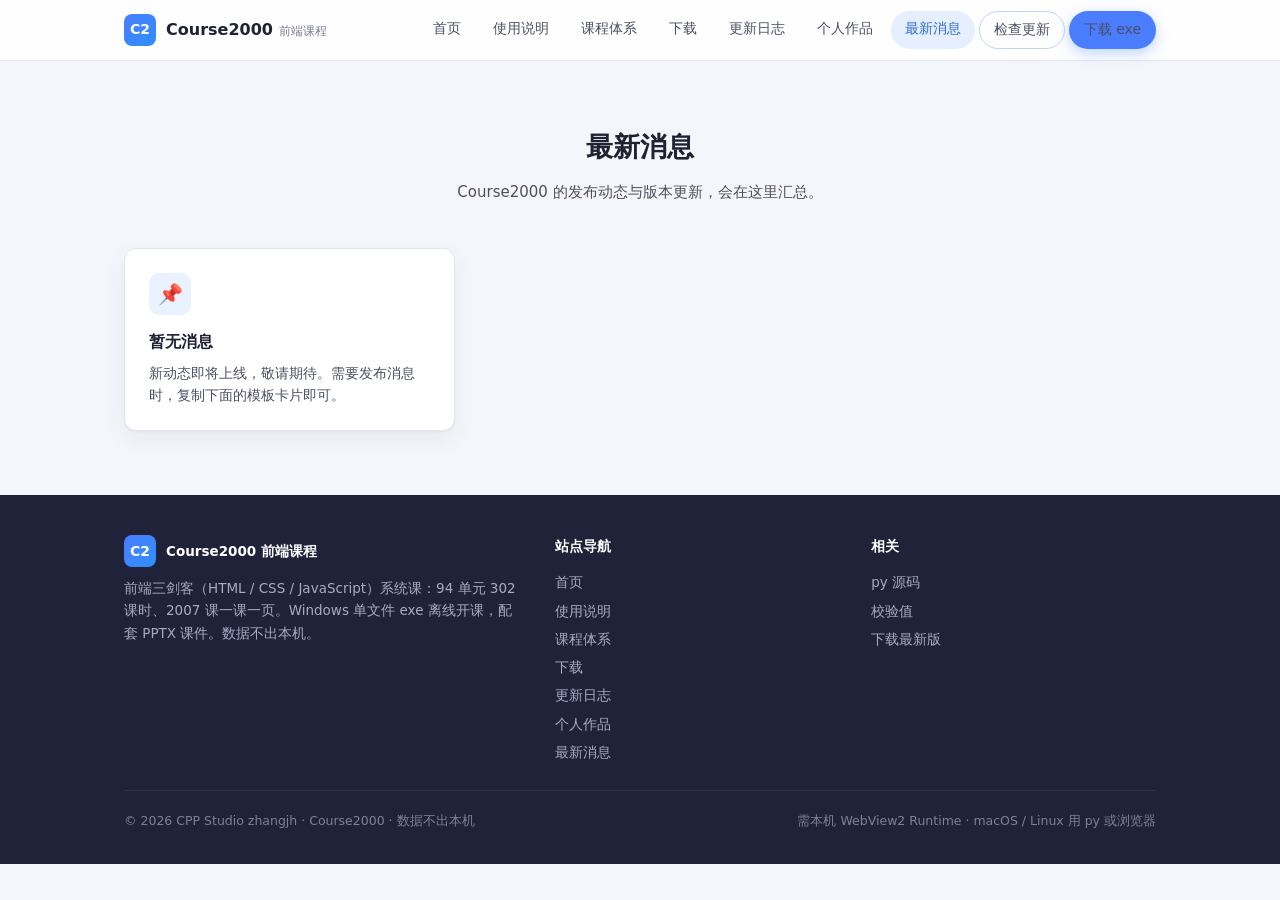
<file: course2000/news.html>
<!DOCTYPE html>
<html lang="zh-CN">
<head>
<meta charset="UTF-8">
<meta name="viewport" content="width=device-width, initial-scale=1.0">
<title>最新消息 — Course2000</title>
<meta name="description" content="Course2000 的发布动态与版本更新消息。">
<link rel="icon" href="favicon.ico" type="image/x-icon">
<link rel="stylesheet" href="css/style.css">
</head>
<body>

<header class="site-header">
  <div class="container">
    <a class="logo" href="index.html">
      <span class="logo-mark">C2</span>
      <span class="logo-name">Course2000<small>前端课程</small></span>
    </a>
    <button class="nav-toggle" aria-label="打开菜单" aria-expanded="false">
      <svg width="18" height="18" viewBox="0 0 24 24" fill="none" stroke="currentColor" stroke-width="2" stroke-linecap="round"><path d="M4 7h16M4 12h16M4 17h16"/></svg>
    </button>
    <nav class="site-nav">
      <a href="index.html">首页</a>
      <a href="guide.html">使用说明</a>
      <a href="course.html">课程体系</a>
      <a href="download.html">下载</a>
      <a href="changelog.html">更新日志</a>
      <a href="https://zhangjiahang666.github.io/cpp-studio-zhangjh/works.html" target="_blank" rel="noopener">个人作品</a>
      <a href="news.html" class="active">最新消息</a>
      <a class="btn btn-outline btn-sm" href="#" data-update-check>检查更新</a>
      <a class="btn btn-primary btn-sm" href="download.html">下载 exe</a>
    </nav>
  </div>
</header>

<main>

<section class="section">
  <div class="container">
    <div class="section-head">
      <h2>最新消息</h2>
      <p>Course2000 的发布动态与版本更新，会在这里汇总。</p>
    </div>
    <div class="features">
      <div class="feature-card">
        <div class="ic">📌</div>
        <h3>暂无消息</h3>
        <p>新动态即将上线，敬请期待。需要发布消息时，复制下面的模板卡片即可。</p>
      </div>
    </div>

    <!--
      新增一条消息：复制整个 .feature-card 块，放到 .features 里
      <div class="feature-card">
        <div class="ic">🆕</div>
        <h3>2026-11-01 · 消息标题</h3>
        <p>一句话摘要，说明这条消息讲了什么。</p>
      </div>
    -->
  </div>
</section>

</main>

<footer class="site-footer">
  <div class="container">
    <div class="footer-grid">
      <div>
        <div class="footer-brand"><span class="logo-mark">C2</span> Course2000 前端课程</div>
        <p>前端三剑客（HTML / CSS / JavaScript）系统课：94 单元 302 课时、2007 课一课一页。Windows 单文件 exe 离线开课，配套 PPTX 课件。数据不出本机。</p>
      </div>
      <div>
        <h4>站点导航</h4>
        <a href="index.html">首页</a>
        <a href="guide.html">使用说明</a>
        <a href="course.html">课程体系</a>
        <a href="download.html">下载</a>
        <a href="changelog.html">更新日志</a>
        <a href="https://zhangjiahang666.github.io/cpp-studio-zhangjh/works.html" target="_blank" rel="noopener">个人作品</a>
        <a href="news.html">最新消息</a>
      </div>
      <div>
        <h4>相关</h4>
        <a href="source.html">py 源码</a>
        <a href="download.html#hash">校验值</a>
        <a href="https://github.com/zhangjiahang666/cpp-studio-zhangjh/releases/latest/download/Course2000Setup.exe" download>下载最新版</a>
      </div>
    </div>
    <div class="footer-bottom">
      <span>© <span id="year">2026</span> CPP Studio zhangjh · Course2000 · 数据不出本机</span>
      <span>需本机 WebView2 Runtime · macOS / Linux 用 py 或浏览器</span>
    </div>
  </div>
</footer>

<script src="js/main.js"></script>
<script src="js/update.js"></script>
</body>
</html>
</file>
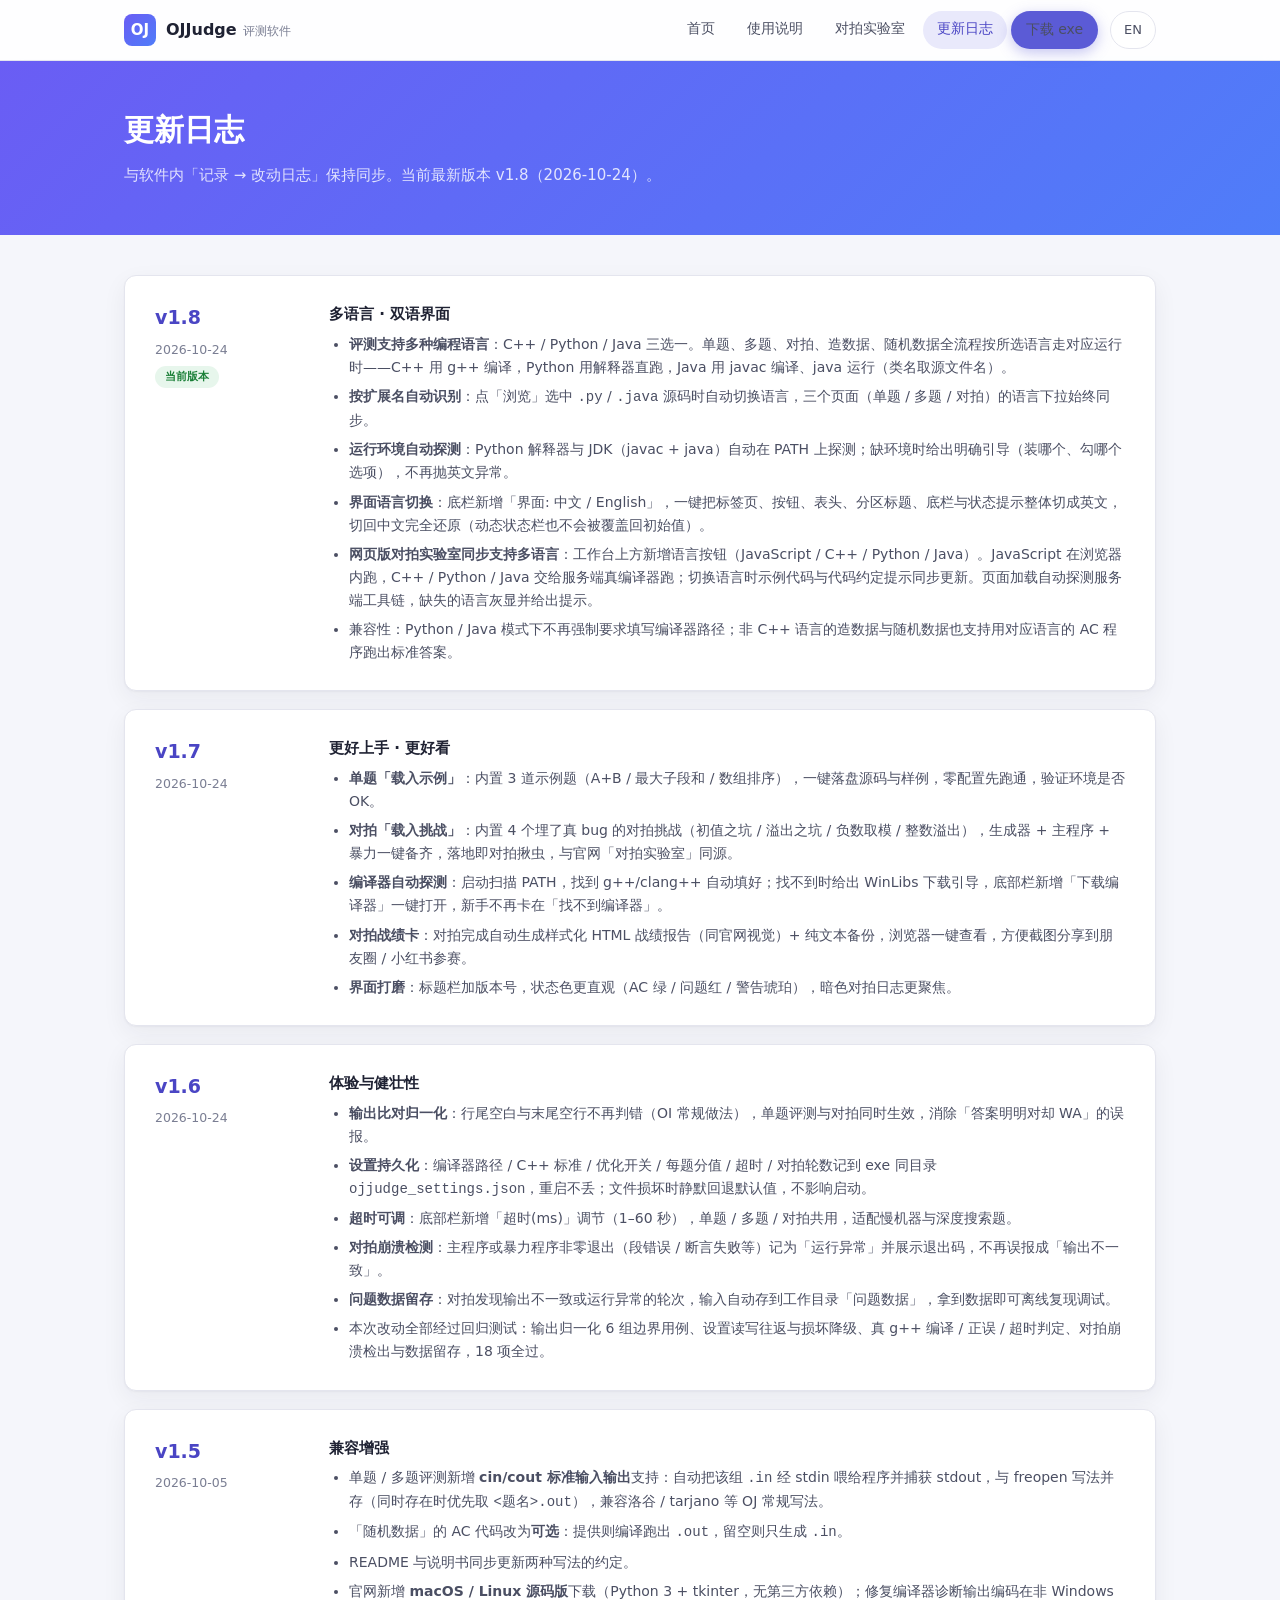
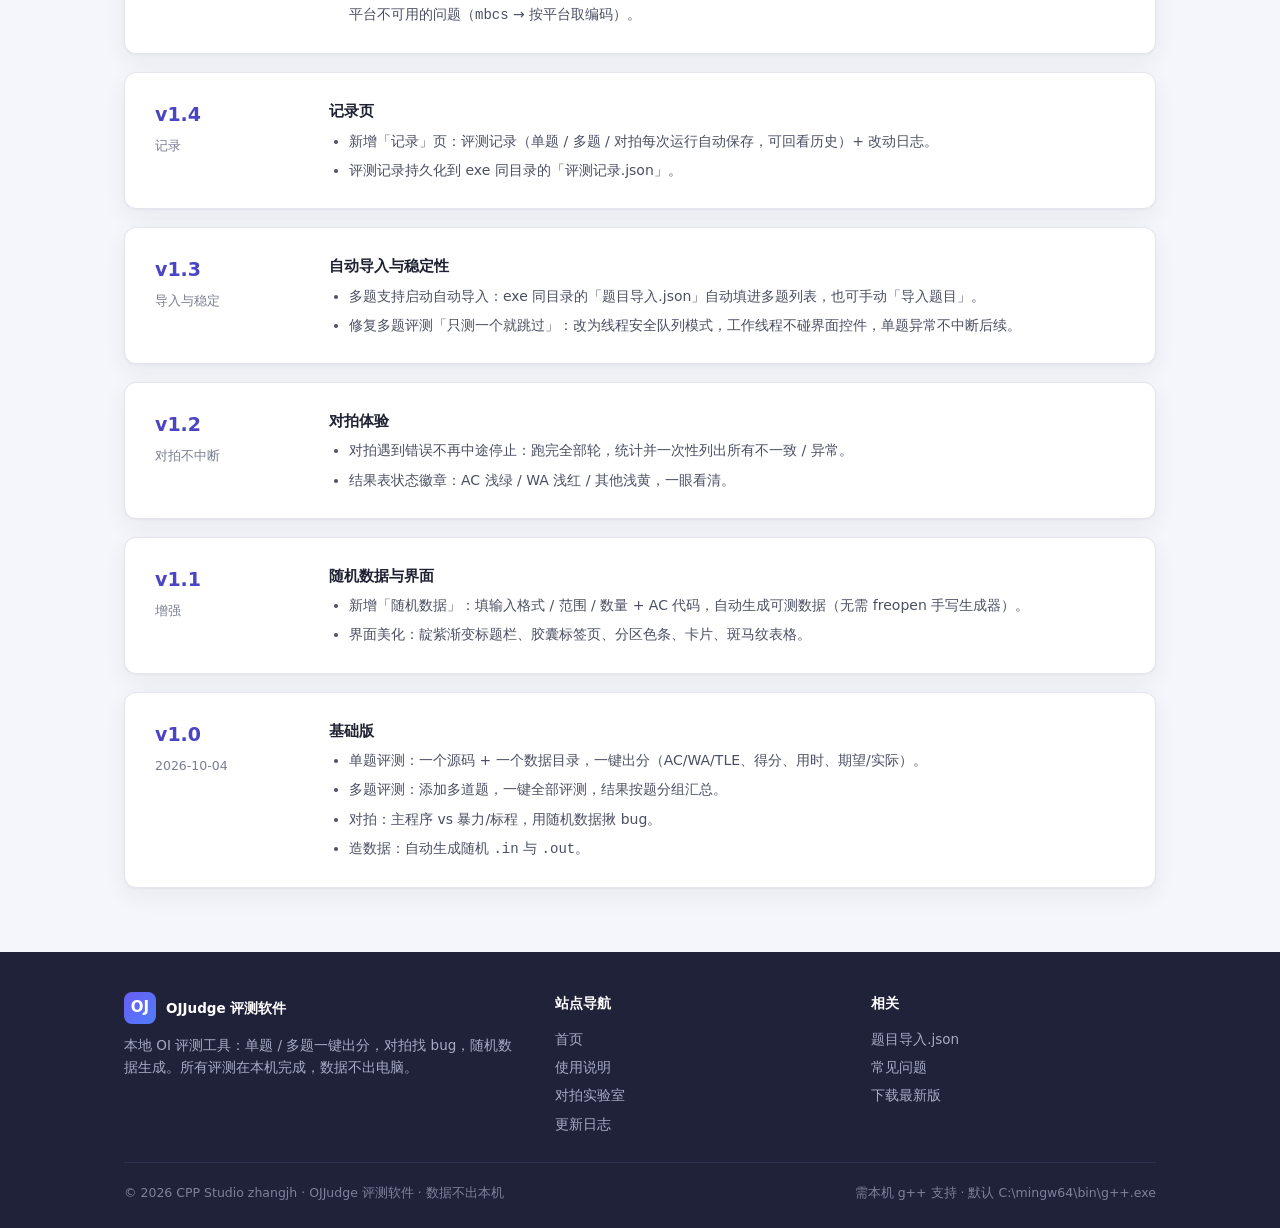
<file: ojjudge/changelog.html>
<!DOCTYPE html>
<html lang="zh-CN">
<head>
<meta charset="UTF-8">
<meta name="viewport" content="width=device-width, initial-scale=1.0">
<title>更新日志 — OJJudge 评测软件</title>
<meta name="description" content="OJJudge 评测软件版本更新记录：从 v1.0 基础版到 v1.8 的完整改动历史。">
<meta property="og:type" content="website">
<meta property="og:title" content="更新日志 — OJJudge 评测软件">
<meta property="og:description" content="从 v1.0 基础版到 v1.8 多语言与双语界面的完整改动历史。">
<meta property="og:image" content="og-image.png">
<meta name="twitter:card" content="summary_large_image">
<link rel="icon" type="image/png" href="favicon.png">
<link rel="stylesheet" href="css/style.css">
</head>
<body>

<header class="site-header">
  <div class="container">
    <a class="logo" href="index.html">
      <span class="logo-mark">OJ</span>
      <span class="logo-name">OJJudge<small>评测软件</small></span>
    </a>
    <button class="nav-toggle" aria-label="打开菜单" aria-expanded="false">
      <svg width="18" height="18" viewBox="0 0 24 24" fill="none" stroke="currentColor" stroke-width="2" stroke-linecap="round"><path d="M4 7h16M4 12h16M4 17h16"/></svg>
    </button>
    <nav class="site-nav">
      <a href="index.html">首页</a>
      <a href="guide.html">使用说明</a>
      <a href="lab.html">对拍实验室</a>
      <a href="changelog.html">更新日志</a>
      <a class="btn btn-primary btn-sm" href="download/OJJudge评测.exe" download>下载 exe</a>
      <button id="oj-lang-toggle" class="lang-toggle" type="button" title="Switch to English" aria-label="Switch to English">EN</button>
    </nav>
  </div>
</header>

<main>

<div class="page-hero">
  <div class="container">
    <h1>更新日志</h1>
    <p>与软件内「记录 → 改动日志」保持同步。当前最新版本 v1.8（2026-10-24）。</p>
  </div>
</div>

<div class="container">
  <div class="timeline">

    <div class="release">
      <div class="v">
        <b>v1.8</b>
        <span>2026-10-24</span>
        <span class="cur">当前版本</span>
      </div>
      <div>
        <p class="rel-title">多语言 · 双语界面</p>
        <ul>
          <li><strong>评测支持多种编程语言</strong>：C++ / Python / Java 三选一。单题、多题、对拍、造数据、随机数据全流程按所选语言走对应运行时——C++ 用 g++ 编译，Python 用解释器直跑，Java 用 javac 编译、java 运行（类名取源文件名）。</li>
          <li><strong>按扩展名自动识别</strong>：点「浏览」选中 <code>.py</code> / <code>.java</code> 源码时自动切换语言，三个页面（单题 / 多题 / 对拍）的语言下拉始终同步。</li>
          <li><strong>运行环境自动探测</strong>：Python 解释器与 JDK（javac + java）自动在 PATH 上探测；缺环境时给出明确引导（装哪个、勾哪个选项），不再抛英文异常。</li>
          <li><strong>界面语言切换</strong>：底栏新增「界面: 中文 / English」，一键把标签页、按钮、表头、分区标题、底栏与状态提示整体切成英文，切回中文完全还原（动态状态栏也不会被覆盖回初始值）。</li>
          <li><strong>网页版对拍实验室同步支持多语言</strong>：工作台上方新增语言按钮（JavaScript / C++ / Python / Java）。JavaScript 在浏览器内跑，C++ / Python / Java 交给服务端真编译器跑；切换语言时示例代码与代码约定提示同步更新。页面加载自动探测服务端工具链，缺失的语言灰显并给出提示。</li>
          <li>兼容性：Python / Java 模式下不再强制要求填写编译器路径；非 C++ 语言的造数据与随机数据也支持用对应语言的 AC 程序跑出标准答案。</li>
        </ul>
      </div>
    </div>

    <div class="release">
      <div class="v">
        <b>v1.7</b>
        <span>2026-10-24</span>
      </div>
      <div>
        <p class="rel-title">更好上手 · 更好看</p>
        <ul>
          <li><strong>单题「载入示例」</strong>：内置 3 道示例题（A+B / 最大子段和 / 数组排序），一键落盘源码与样例，零配置先跑通，验证环境是否 OK。</li>
          <li><strong>对拍「载入挑战」</strong>：内置 4 个埋了真 bug 的对拍挑战（初值之坑 / 溢出之坑 / 负数取模 / 整数溢出），生成器 + 主程序 + 暴力一键备齐，落地即对拍揪虫，与官网「对拍实验室」同源。</li>
          <li><strong>编译器自动探测</strong>：启动扫描 PATH，找到 g++/clang++ 自动填好；找不到时给出 WinLibs 下载引导，底部栏新增「下载编译器」一键打开，新手不再卡在「找不到编译器」。</li>
          <li><strong>对拍战绩卡</strong>：对拍完成自动生成样式化 HTML 战绩报告（同官网视觉）+ 纯文本备份，浏览器一键查看，方便截图分享到朋友圈 / 小红书参赛。</li>
          <li><strong>界面打磨</strong>：标题栏加版本号，状态色更直观（AC 绿 / 问题红 / 警告琥珀），暗色对拍日志更聚焦。</li>
        </ul>
      </div>
    </div>

    <div class="release">
      <div class="v">
        <b>v1.6</b>
        <span>2026-10-24</span>
      </div>
      <div>
        <p class="rel-title">体验与健壮性</p>
        <ul>
          <li><strong>输出比对归一化</strong>：行尾空白与末尾空行不再判错（OI 常规做法），单题评测与对拍同时生效，消除「答案明明对却 WA」的误报。</li>
          <li><strong>设置持久化</strong>：编译器路径 / C++ 标准 / 优化开关 / 每题分值 / 超时 / 对拍轮数记到 exe 同目录 <code>ojjudge_settings.json</code>，重启不丢；文件损坏时静默回退默认值，不影响启动。</li>
          <li><strong>超时可调</strong>：底部栏新增「超时(ms)」调节（1–60 秒），单题 / 多题 / 对拍共用，适配慢机器与深度搜索题。</li>
          <li><strong>对拍崩溃检测</strong>：主程序或暴力程序非零退出（段错误 / 断言失败等）记为「运行异常」并展示退出码，不再误报成「输出不一致」。</li>
          <li><strong>问题数据留存</strong>：对拍发现输出不一致或运行异常的轮次，输入自动存到工作目录「问题数据」，拿到数据即可离线复现调试。</li>
          <li>本次改动全部经过回归测试：输出归一化 6 组边界用例、设置读写往返与损坏降级、真 g++ 编译 / 正误 / 超时判定、对拍崩溃检出与数据留存，18 项全过。</li>
        </ul>
      </div>
    </div>

    <div class="release">
      <div class="v">
        <b>v1.5</b>
        <span>2026-10-05</span>
      </div>
      <div>
        <p class="rel-title">兼容增强</p>
        <ul>
          <li>单题 / 多题评测新增 <strong>cin/cout 标准输入输出</strong>支持：自动把该组 <code>.in</code> 经 stdin 喂给程序并捕获 stdout，与 freopen 写法并存（同时存在时优先取 <code>&lt;题名&gt;.out</code>），兼容洛谷 / tarjano 等 OJ 常规写法。</li>
          <li>「随机数据」的 AC 代码改为<strong>可选</strong>：提供则编译跑出 <code>.out</code>，留空则只生成 <code>.in</code>。</li>
          <li>README 与说明书同步更新两种写法的约定。</li>
          <li>官网新增 <strong>macOS / Linux 源码版</strong>下载（Python 3 + tkinter，无第三方依赖）；修复编译器诊断输出编码在非 Windows 平台不可用的问题（<code>mbcs</code> → 按平台取编码）。</li>
        </ul>
      </div>
    </div>

    <div class="release">
      <div class="v">
        <b>v1.4</b>
        <span>记录</span>
      </div>
      <div>
        <p class="rel-title">记录页</p>
        <ul>
          <li>新增「记录」页：评测记录（单题 / 多题 / 对拍每次运行自动保存，可回看历史）+ 改动日志。</li>
          <li>评测记录持久化到 exe 同目录的「评测记录.json」。</li>
        </ul>
      </div>
    </div>

    <div class="release">
      <div class="v">
        <b>v1.3</b>
        <span>导入与稳定</span>
      </div>
      <div>
        <p class="rel-title">自动导入与稳定性</p>
        <ul>
          <li>多题支持启动自动导入：exe 同目录的「题目导入.json」自动填进多题列表，也可手动「导入题目」。</li>
          <li>修复多题评测「只测一个就跳过」：改为线程安全队列模式，工作线程不碰界面控件，单题异常不中断后续。</li>
        </ul>
      </div>
    </div>

    <div class="release">
      <div class="v">
        <b>v1.2</b>
        <span>对拍不中断</span>
      </div>
      <div>
        <p class="rel-title">对拍体验</p>
        <ul>
          <li>对拍遇到错误不再中途停止：跑完全部轮，统计并一次性列出所有不一致 / 异常。</li>
          <li>结果表状态徽章：AC 浅绿 / WA 浅红 / 其他浅黄，一眼看清。</li>
        </ul>
      </div>
    </div>

    <div class="release">
      <div class="v">
        <b>v1.1</b>
        <span>增强</span>
      </div>
      <div>
        <p class="rel-title">随机数据与界面</p>
        <ul>
          <li>新增「随机数据」：填输入格式 / 范围 / 数量 + AC 代码，自动生成可测数据（无需 freopen 手写生成器）。</li>
          <li>界面美化：靛紫渐变标题栏、胶囊标签页、分区色条、卡片、斑马纹表格。</li>
        </ul>
      </div>
    </div>

    <div class="release">
      <div class="v">
        <b>v1.0</b>
        <span>2026-10-04</span>
      </div>
      <div>
        <p class="rel-title">基础版</p>
        <ul>
          <li>单题评测：一个源码 + 一个数据目录，一键出分（AC/WA/TLE、得分、用时、期望/实际）。</li>
          <li>多题评测：添加多道题，一键全部评测，结果按题分组汇总。</li>
          <li>对拍：主程序 vs 暴力/标程，用随机数据揪 bug。</li>
          <li>造数据：自动生成随机 <code>.in</code> 与 <code>.out</code>。</li>
        </ul>
      </div>
    </div>

  </div>
</div>

</main>

<footer class="site-footer">
  <div class="container">
    <div class="footer-grid">
      <div>
        <div class="footer-brand"><span class="logo-mark">OJ</span> OJJudge 评测软件</div>
        <p>本地 OI 评测工具：单题 / 多题一键出分，对拍找 bug，随机数据生成。所有评测在本机完成，数据不出电脑。</p>
      </div>
      <div>
        <h4>站点导航</h4>
        <a href="index.html">首页</a>
        <a href="guide.html">使用说明</a>
        <a href="lab.html">对拍实验室</a>
        <a href="changelog.html">更新日志</a>
      </div>
      <div>
        <h4>相关</h4>
        <a href="guide.html#import">题目导入.json</a>
        <a href="guide.html#faq">常见问题</a>
        <a href="download/OJJudge评测.exe" download>下载最新版</a>
      </div>
    </div>
    <div class="footer-bottom">
      <span>© <span id="year">2026</span> CPP Studio zhangjh · OJJudge 评测软件 · 数据不出本机</span>
      <span>需本机 g++ 支持 · 默认 C:\mingw64\bin\g++.exe</span>
    </div>
  </div>
</footer>

<script src="js/i18n-dict.js"></script>
<script src="js/i18n-dict-extra.js"></script>
<script src="js/i18n.js"></script>
<script src="js/main.js"></script>
</body>
</html>
</file>
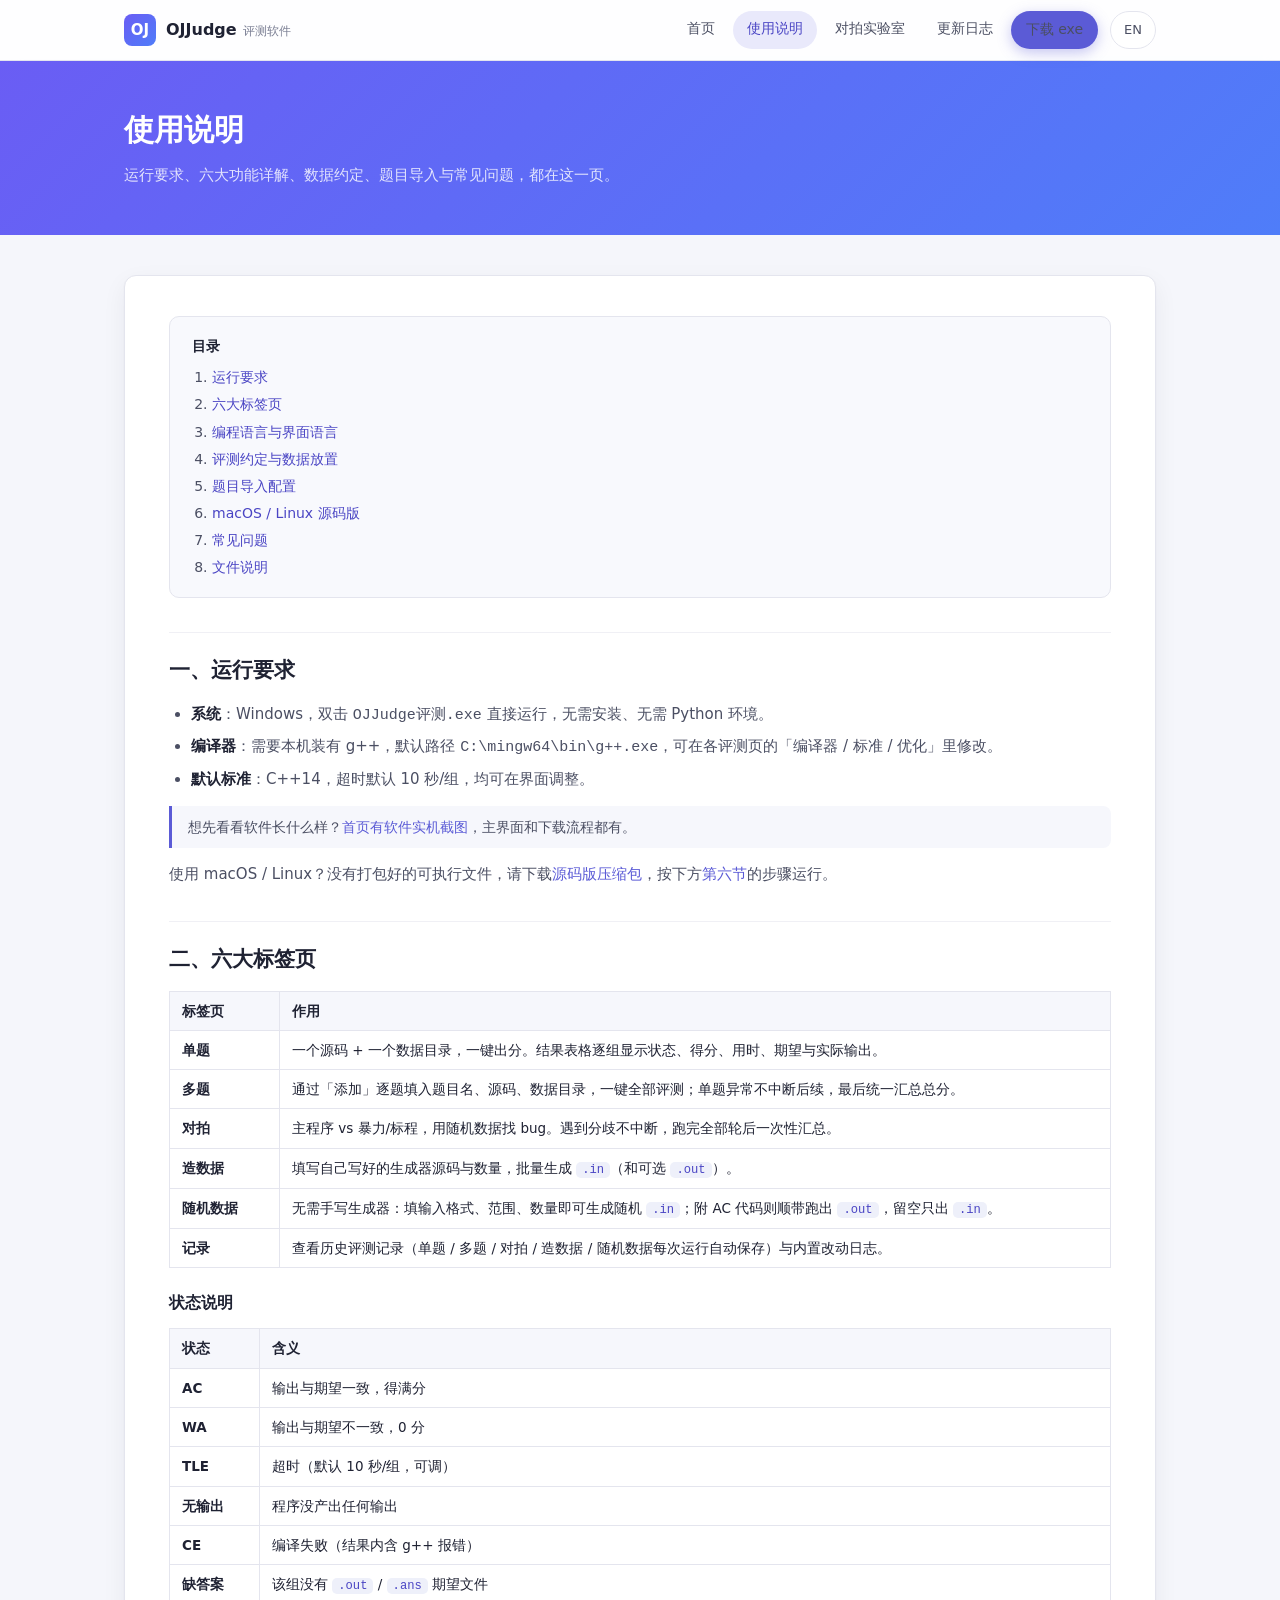
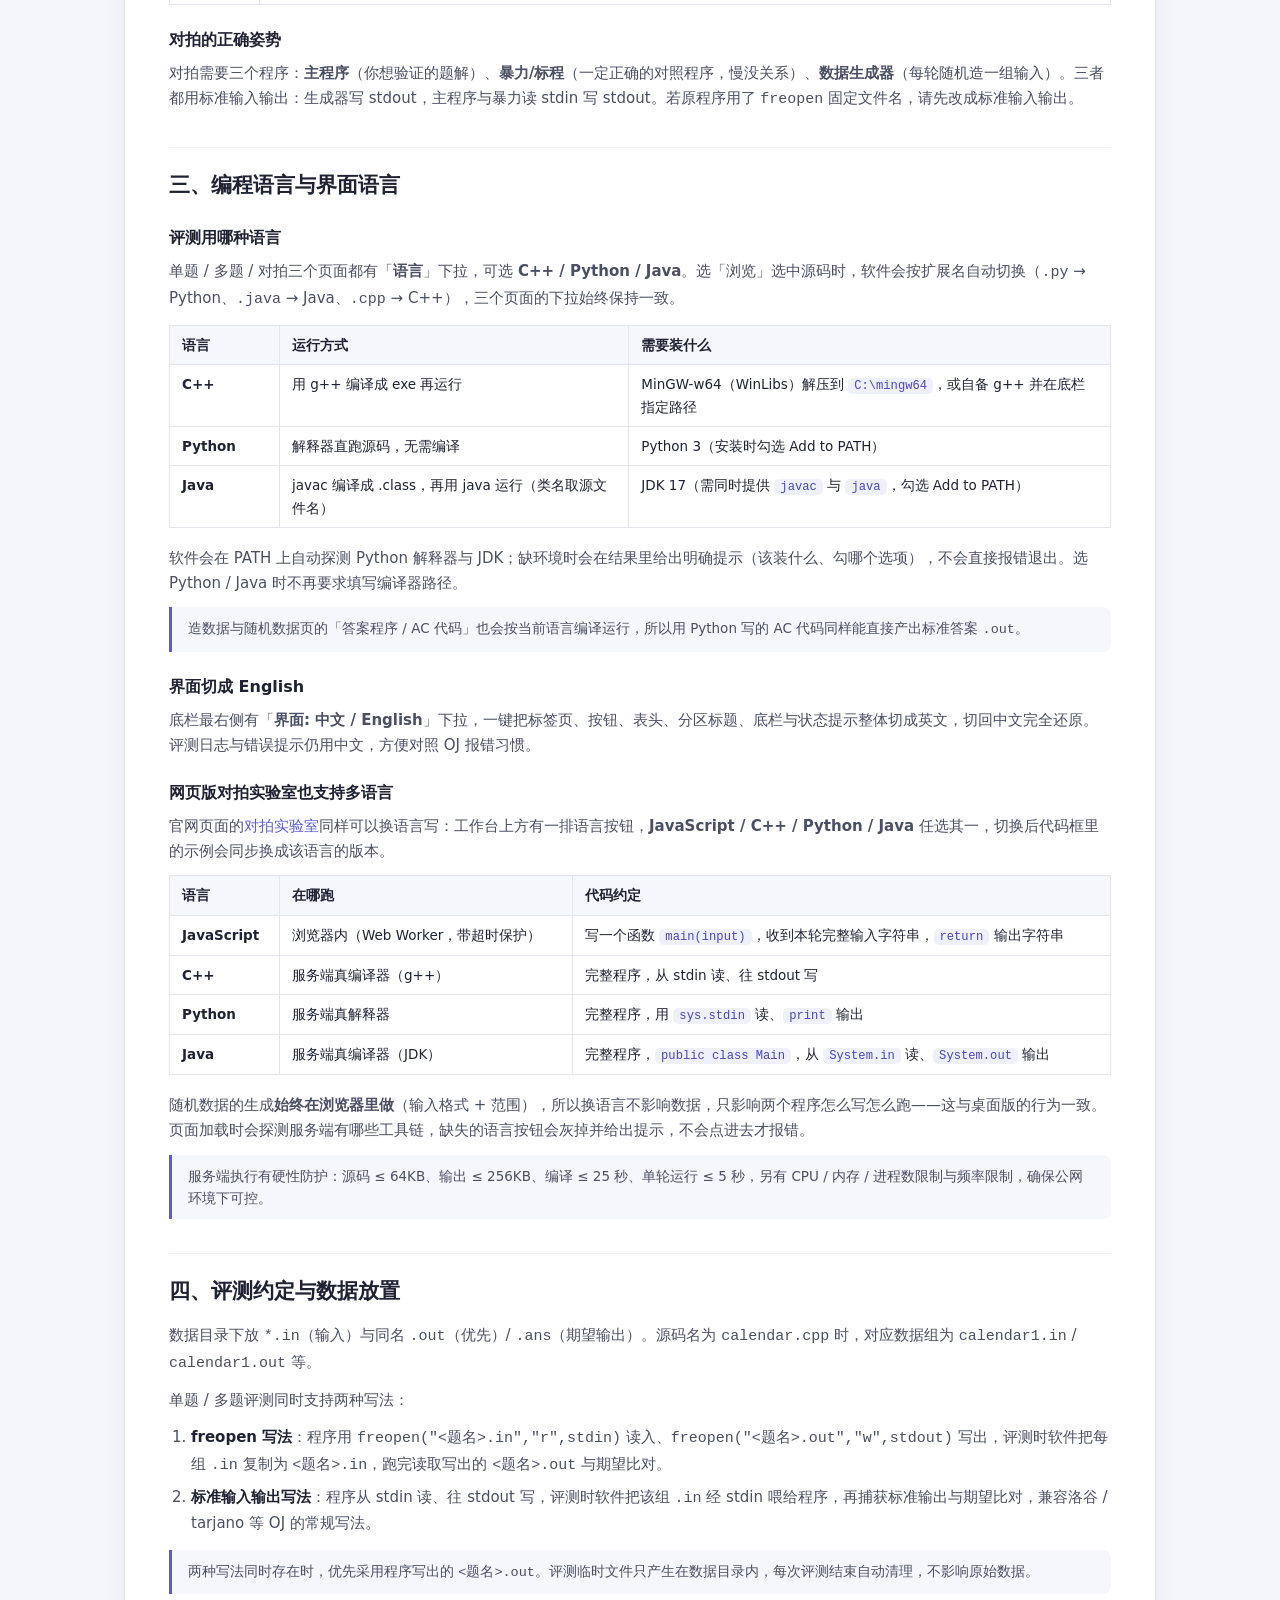
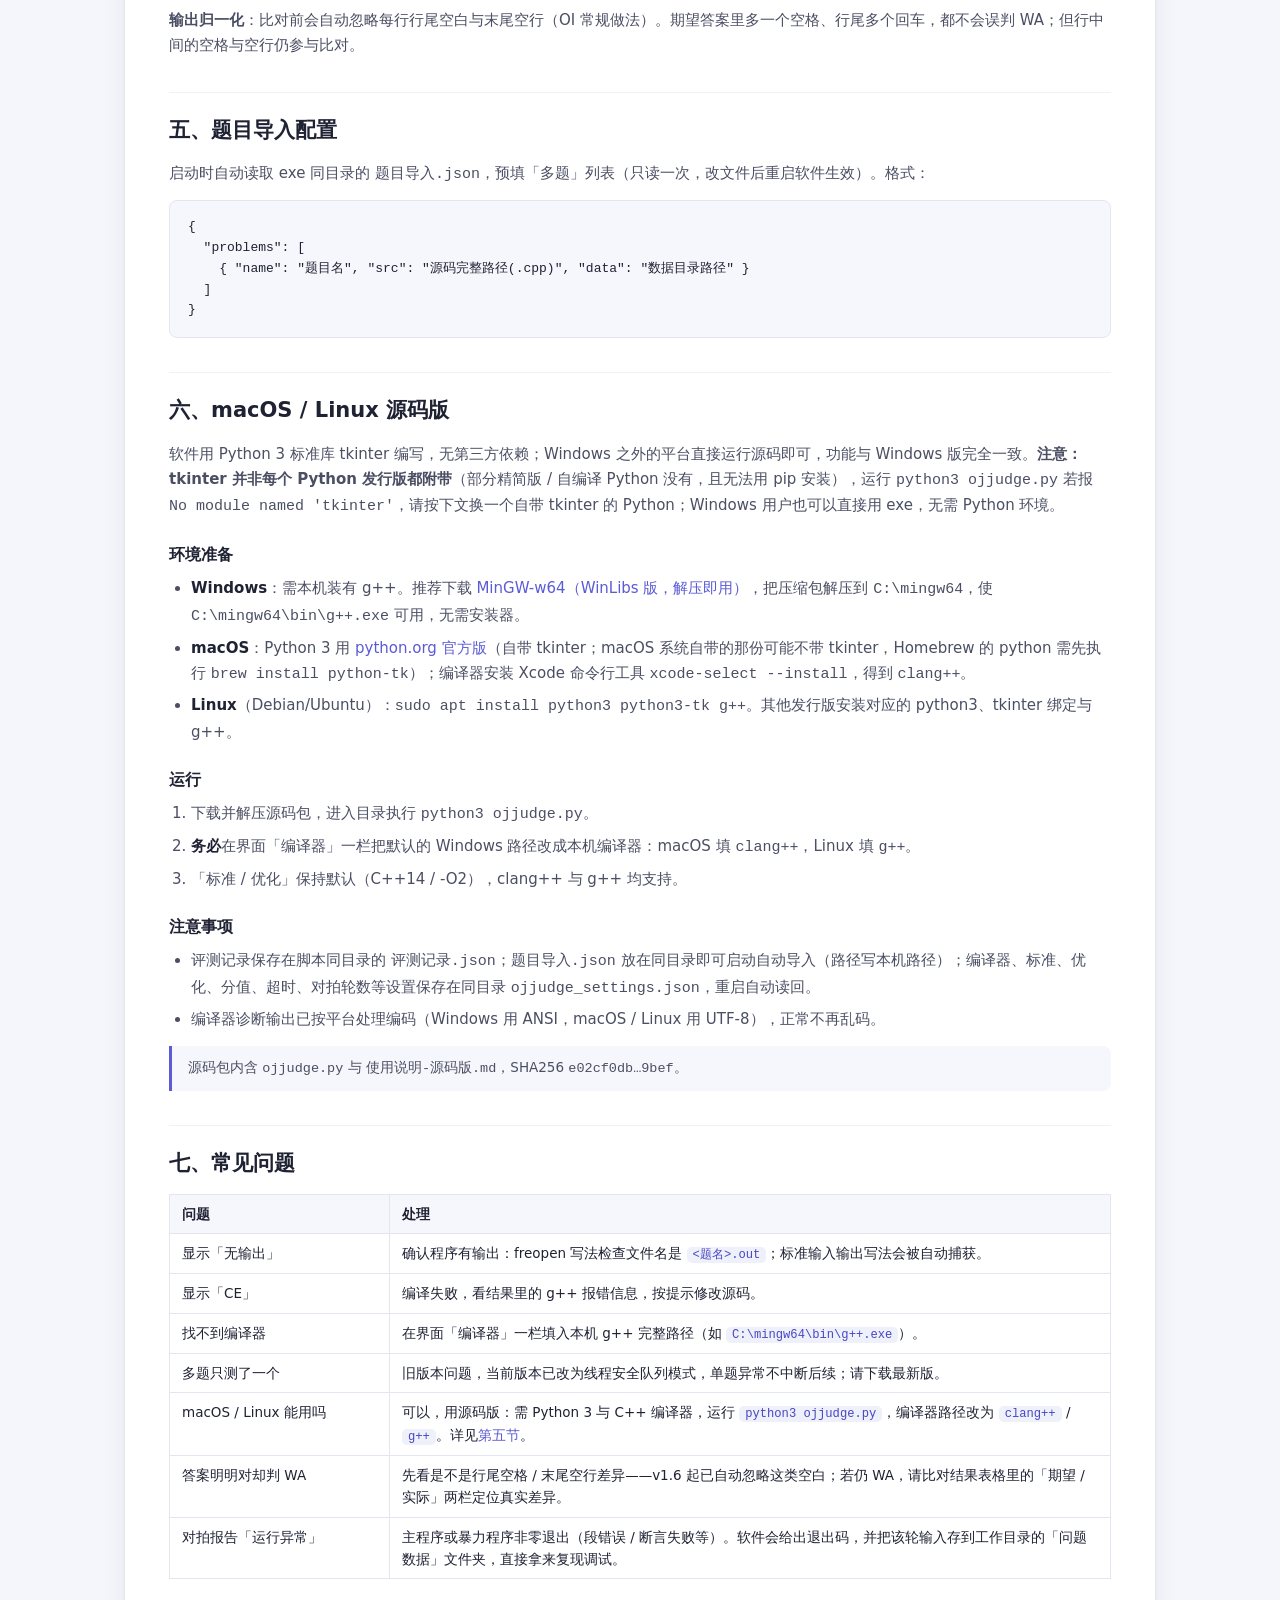
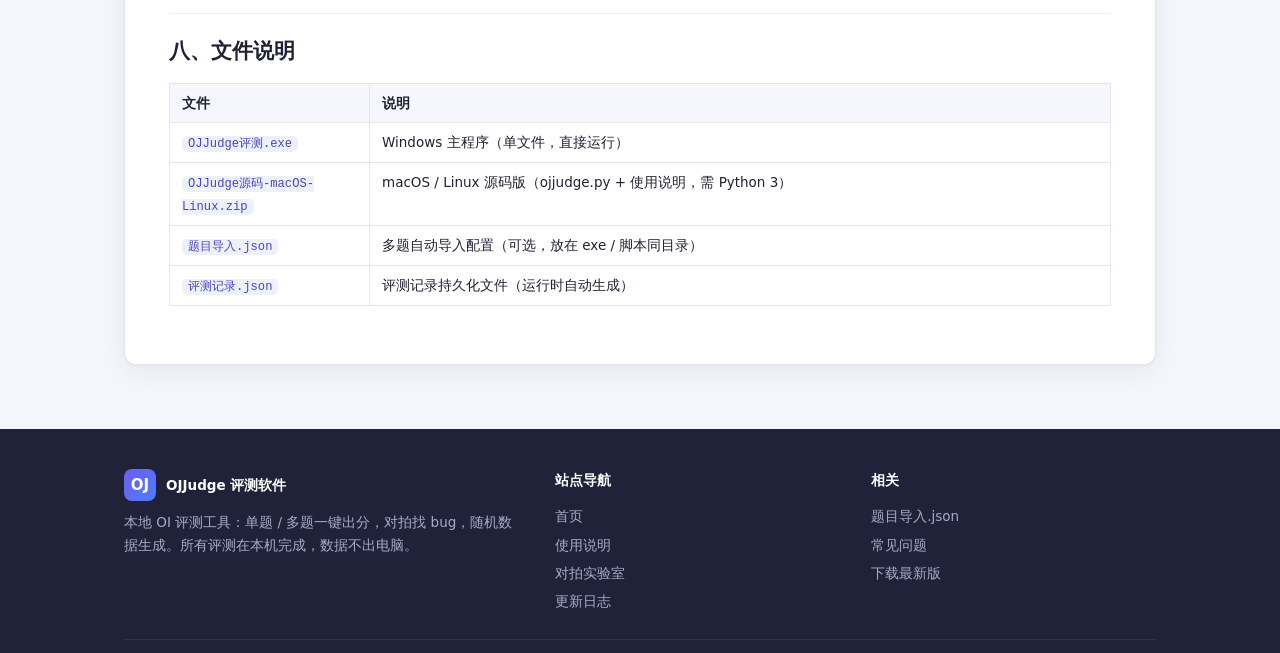
<file: ojjudge/guide.html>
<!DOCTYPE html>
<html lang="zh-CN">
<head>
<meta charset="UTF-8">
<meta name="viewport" content="width=device-width, initial-scale=1.0">
<title>使用说明 — OJJudge 评测软件</title>
<meta name="description" content="OJJudge 评测软件完整使用说明：运行要求、六大功能、数据约定、题目导入配置与常见问题。">
<meta property="og:type" content="website">
<meta property="og:title" content="使用说明 — OJJudge 评测软件">
<meta property="og:description" content="运行要求、六大功能详解、数据约定、题目导入与常见问题，都在这一页。">
<meta property="og:image" content="og-image.png">
<meta name="twitter:card" content="summary_large_image">
<link rel="icon" type="image/png" href="favicon.png">
<link rel="stylesheet" href="css/style.css">
</head>
<body>

<header class="site-header">
  <div class="container">
    <a class="logo" href="index.html">
      <span class="logo-mark">OJ</span>
      <span class="logo-name">OJJudge<small>评测软件</small></span>
    </a>
    <button class="nav-toggle" aria-label="打开菜单" aria-expanded="false">
      <svg width="18" height="18" viewBox="0 0 24 24" fill="none" stroke="currentColor" stroke-width="2" stroke-linecap="round"><path d="M4 7h16M4 12h16M4 17h16"/></svg>
    </button>
    <nav class="site-nav">
      <a href="index.html">首页</a>
      <a href="guide.html">使用说明</a>
      <a href="lab.html">对拍实验室</a>
      <a href="changelog.html">更新日志</a>
      <a class="btn btn-primary btn-sm" href="download/OJJudge评测.exe" download>下载 exe</a>
      <button id="oj-lang-toggle" class="lang-toggle" type="button" title="Switch to English" aria-label="Switch to English">EN</button>
    </nav>
  </div>
</header>

<main>

<div class="page-hero">
  <div class="container">
    <h1>使用说明</h1>
    <p>运行要求、六大功能详解、数据约定、题目导入与常见问题，都在这一页。</p>
  </div>
</div>

<div class="container">
<article class="doc">

  <div class="toc">
    <b>目录</b>
    <ol>
      <li><a href="#req">运行要求</a></li>
      <li><a href="#tabs">六大标签页</a></li>
      <li><a href="#lang">编程语言与界面语言</a></li>
      <li><a href="#data">评测约定与数据放置</a></li>
      <li><a href="#import">题目导入配置</a></li>
      <li><a href="#source">macOS / Linux 源码版</a></li>
      <li><a href="#faq">常见问题</a></li>
      <li><a href="#files">文件说明</a></li>
    </ol>
  </div>

  <h2 id="req">一、运行要求</h2>
  <ul>
    <li><strong>系统</strong>：Windows，双击 <code>OJJudge评测.exe</code> 直接运行，无需安装、无需 Python 环境。</li>
    <li><strong>编译器</strong>：需要本机装有 g++，默认路径 <code>C:\mingw64\bin\g++.exe</code>，可在各评测页的「编译器 / 标准 / 优化」里修改。</li>
    <li><strong>默认标准</strong>：C++14，超时默认 10 秒/组，均可在界面调整。</li>
  </ul>
  <blockquote>想先看看软件长什么样？<a href="index.html#shots">首页有软件实机截图</a>，主界面和下载流程都有。</blockquote>
  <p>使用 macOS / Linux？没有打包好的可执行文件，请下载<a href="download/OJJudge源码-macOS-Linux.zip">源码版压缩包</a>，按下方<a href="#source">第六节</a>的步骤运行。</p>

  <h2 id="tabs">二、六大标签页</h2>
  <table>
    <tr><th style="width:110px">标签页</th><th>作用</th></tr>
    <tr><td><b>单题</b></td><td>一个源码 + 一个数据目录，一键出分。结果表格逐组显示状态、得分、用时、期望与实际输出。</td></tr>
    <tr><td><b>多题</b></td><td>通过「添加」逐题填入题目名、源码、数据目录，一键全部评测；单题异常不中断后续，最后统一汇总总分。</td></tr>
    <tr><td><b>对拍</b></td><td>主程序 vs 暴力/标程，用随机数据找 bug。遇到分歧不中断，跑完全部轮后一次性汇总。</td></tr>
    <tr><td><b>造数据</b></td><td>填写自己写好的生成器源码与数量，批量生成 <code>.in</code>（和可选 <code>.out</code>）。</td></tr>
    <tr><td><b>随机数据</b></td><td>无需手写生成器：填输入格式、范围、数量即可生成随机 <code>.in</code>；附 AC 代码则顺带跑出 <code>.out</code>，留空只出 <code>.in</code>。</td></tr>
    <tr><td><b>记录</b></td><td>查看历史评测记录（单题 / 多题 / 对拍 / 造数据 / 随机数据每次运行自动保存）与内置改动日志。</td></tr>
  </table>

  <h3>状态说明</h3>
  <table>
    <tr><th style="width:90px">状态</th><th>含义</th></tr>
    <tr><td><b>AC</b></td><td>输出与期望一致，得满分</td></tr>
    <tr><td><b>WA</b></td><td>输出与期望不一致，0 分</td></tr>
    <tr><td><b>TLE</b></td><td>超时（默认 10 秒/组，可调）</td></tr>
    <tr><td><b>无输出</b></td><td>程序没产出任何输出</td></tr>
    <tr><td><b>CE</b></td><td>编译失败（结果内含 g++ 报错）</td></tr>
    <tr><td><b>缺答案</b></td><td>该组没有 <code>.out</code> / <code>.ans</code> 期望文件</td></tr>
  </table>

  <h3>对拍的正确姿势</h3>
  <p>对拍需要三个程序：<strong>主程序</strong>（你想验证的题解）、<strong>暴力/标程</strong>（一定正确的对照程序，慢没关系）、<strong>数据生成器</strong>（每轮随机造一组输入）。三者都用标准输入输出：生成器写 stdout，主程序与暴力读 stdin 写 stdout。若原程序用了 <code>freopen</code> 固定文件名，请先改成标准输入输出。</p>

  <h2 id="lang">三、编程语言与界面语言</h2>
  <h3>评测用哪种语言</h3>
  <p>单题 / 多题 / 对拍三个页面都有「<strong>语言</strong>」下拉，可选 <strong>C++ / Python / Java</strong>。选「浏览」选中源码时，软件会按扩展名自动切换（<code>.py</code> → Python、<code>.java</code> → Java、<code>.cpp</code> → C++），三个页面的下拉始终保持一致。</p>
  <table>
    <tr><th style="width:110px">语言</th><th>运行方式</th><th>需要装什么</th></tr>
    <tr><td><b>C++</b></td><td>用 g++ 编译成 exe 再运行</td><td>MinGW-w64（WinLibs）解压到 <code>C:\mingw64</code>，或自备 g++ 并在底栏指定路径</td></tr>
    <tr><td><b>Python</b></td><td>解释器直跑源码，无需编译</td><td>Python 3（安装时勾选 Add to PATH）</td></tr>
    <tr><td><b>Java</b></td><td>javac 编译成 .class，再用 java 运行（类名取源文件名）</td><td>JDK 17（需同时提供 <code>javac</code> 与 <code>java</code>，勾选 Add to PATH）</td></tr>
  </table>
  <p>软件会在 PATH 上自动探测 Python 解释器与 JDK；缺环境时会在结果里给出明确提示（该装什么、勾哪个选项），不会直接报错退出。选 Python / Java 时不再要求填写编译器路径。</p>
  <blockquote>造数据与随机数据页的「答案程序 / AC 代码」也会按当前语言编译运行，所以用 Python 写的 AC 代码同样能直接产出标准答案 <code>.out</code>。</blockquote>

  <h3>界面切成 English</h3>
  <p>底栏最右侧有「<strong>界面: 中文 / English</strong>」下拉，一键把标签页、按钮、表头、分区标题、底栏与状态提示整体切成英文，切回中文完全还原。评测日志与错误提示仍用中文，方便对照 OJ 报错习惯。</p>

  <h3>网页版对拍实验室也支持多语言</h3>
  <p>官网页面的<a href="lab.html">对拍实验室</a>同样可以换语言写：工作台上方有一排语言按钮，<strong>JavaScript / C++ / Python / Java</strong> 任选其一，切换后代码框里的示例会同步换成该语言的版本。</p>
  <table>
    <tr><th style="width:110px">语言</th><th>在哪跑</th><th>代码约定</th></tr>
    <tr><td><b>JavaScript</b></td><td>浏览器内（Web Worker，带超时保护）</td><td>写一个函数 <code>main(input)</code>，收到本轮完整输入字符串，<code>return</code> 输出字符串</td></tr>
    <tr><td><b>C++</b></td><td>服务端真编译器（g++）</td><td>完整程序，从 stdin 读、往 stdout 写</td></tr>
    <tr><td><b>Python</b></td><td>服务端真解释器</td><td>完整程序，用 <code>sys.stdin</code> 读、<code>print</code> 输出</td></tr>
    <tr><td><b>Java</b></td><td>服务端真编译器（JDK）</td><td>完整程序，<code>public class Main</code>，从 <code>System.in</code> 读、<code>System.out</code> 输出</td></tr>
  </table>
  <p>随机数据的生成<strong>始终在浏览器里做</strong>（输入格式 + 范围），所以换语言不影响数据，只影响两个程序怎么写怎么跑——这与桌面版的行为一致。页面加载时会探测服务端有哪些工具链，缺失的语言按钮会灰掉并给出提示，不会点进去才报错。</p>
  <blockquote>服务端执行有硬性防护：源码 ≤ 64KB、输出 ≤ 256KB、编译 ≤ 25 秒、单轮运行 ≤ 5 秒，另有 CPU / 内存 / 进程数限制与频率限制，确保公网环境下可控。</blockquote>

  <h2 id="data">四、评测约定与数据放置</h2>
  <p>数据目录下放 <code>*.in</code>（输入）与同名 <code>.out</code>（优先）/ <code>.ans</code>（期望输出）。源码名为 <code>calendar.cpp</code> 时，对应数据组为 <code>calendar1.in</code> / <code>calendar1.out</code> 等。</p>
  <p>单题 / 多题评测同时支持两种写法：</p>
  <ol>
    <li><strong>freopen 写法</strong>：程序用 <code>freopen("&lt;题名&gt;.in","r",stdin)</code> 读入、<code>freopen("&lt;题名&gt;.out","w",stdout)</code> 写出，评测时软件把每组 <code>.in</code> 复制为 <code>&lt;题名&gt;.in</code>，跑完读取写出的 <code>&lt;题名&gt;.out</code> 与期望比对。</li>
    <li><strong>标准输入输出写法</strong>：程序从 stdin 读、往 stdout 写，评测时软件把该组 <code>.in</code> 经 stdin 喂给程序，再捕获标准输出与期望比对，兼容洛谷 / tarjano 等 OJ 的常规写法。</li>
  </ol>
  <blockquote>两种写法同时存在时，优先采用程序写出的 <code>&lt;题名&gt;.out</code>。评测临时文件只产生在数据目录内，每次评测结束自动清理，不影响原始数据。</blockquote>
  <p><strong>输出归一化</strong>：比对前会自动忽略每行行尾空白与末尾空行（OI 常规做法）。期望答案里多一个空格、行尾多个回车，都不会误判 WA；但行中间的空格与空行仍参与比对。</p>

  <h2 id="import">五、题目导入配置</h2>
  <p>启动时自动读取 exe 同目录的 <code>题目导入.json</code>，预填「多题」列表（只读一次，改文件后重启软件生效）。格式：</p>
<pre>{
  "problems": [
    { "name": "题目名", "src": "源码完整路径(.cpp)", "data": "数据目录路径" }
  ]
}</pre>

  <h2 id="source">六、macOS / Linux 源码版</h2>
  <p>软件用 Python 3 标准库 tkinter 编写，无第三方依赖；Windows 之外的平台直接运行源码即可，功能与 Windows 版完全一致。<strong>注意：tkinter 并非每个 Python 发行版都附带</strong>（部分精简版 / 自编译 Python 没有，且无法用 pip 安装），运行 <code>python3 ojjudge.py</code> 若报 <code>No module named 'tkinter'</code>，请按下文换一个自带 tkinter 的 Python；Windows 用户也可以直接用 exe，无需 Python 环境。</p>
  <h3>环境准备</h3>
  <ul>
    <li><strong>Windows</strong>：需本机装有 g++。推荐下载 <a href="https://www.winlibs.com/" target="_blank" rel="noopener">MinGW-w64（WinLibs 版，解压即用）</a>，把压缩包解压到 <code>C:\mingw64</code>，使 <code>C:\mingw64\bin\g++.exe</code> 可用，无需安装器。</li>
    <li><strong>macOS</strong>：Python 3 用 <a href="https://www.python.org/downloads/" target="_blank" rel="noopener">python.org 官方版</a>（自带 tkinter；macOS 系统自带的那份可能不带 tkinter，Homebrew 的 python 需先执行 <code>brew install python-tk</code>）；编译器安装 Xcode 命令行工具 <code>xcode-select --install</code>，得到 <code>clang++</code>。</li>
    <li><strong>Linux</strong>（Debian/Ubuntu）：<code>sudo apt install python3 python3-tk g++</code>。其他发行版安装对应的 python3、tkinter 绑定与 g++。</li>
  </ul>
  <h3>运行</h3>
  <ol>
    <li>下载并解压源码包，进入目录执行 <code>python3 ojjudge.py</code>。</li>
    <li><strong>务必</strong>在界面「编译器」一栏把默认的 Windows 路径改成本机编译器：macOS 填 <code>clang++</code>，Linux 填 <code>g++</code>。</li>
    <li>「标准 / 优化」保持默认（C++14 / -O2），clang++ 与 g++ 均支持。</li>
  </ol>
  <h3>注意事项</h3>
  <ul>
    <li>评测记录保存在脚本同目录的 <code>评测记录.json</code>；<code>题目导入.json</code> 放在同目录即可启动自动导入（路径写本机路径）；编译器、标准、优化、分值、超时、对拍轮数等设置保存在同目录 <code>ojjudge_settings.json</code>，重启自动读回。</li>
    <li>编译器诊断输出已按平台处理编码（Windows 用 ANSI，macOS / Linux 用 UTF-8），正常不再乱码。</li>
  </ul>
  <blockquote>源码包内含 <code>ojjudge.py</code> 与 <code>使用说明-源码版.md</code>，SHA256 <code>e02cf0db…9bef</code>。</blockquote>

  <h2 id="faq">七、常见问题</h2>
  <table>
    <tr><th style="width:220px">问题</th><th>处理</th></tr>
    <tr><td>显示「无输出」</td><td>确认程序有输出：freopen 写法检查文件名是 <code>&lt;题名&gt;.out</code>；标准输入输出写法会被自动捕获。</td></tr>
    <tr><td>显示「CE」</td><td>编译失败，看结果里的 g++ 报错信息，按提示修改源码。</td></tr>
    <tr><td>找不到编译器</td><td>在界面「编译器」一栏填入本机 g++ 完整路径（如 <code>C:\mingw64\bin\g++.exe</code>）。</td></tr>
    <tr><td>多题只测了一个</td><td>旧版本问题，当前版本已改为线程安全队列模式，单题异常不中断后续；请下载最新版。</td></tr>
    <tr><td>macOS / Linux 能用吗</td><td>可以，用源码版：需 Python 3 与 C++ 编译器，运行 <code>python3 ojjudge.py</code>，编译器路径改为 <code>clang++</code> / <code>g++</code>。详见<a href="#source">第五节</a>。</td></tr>
    <tr><td>答案明明对却判 WA</td><td>先看是不是行尾空格 / 末尾空行差异——v1.6 起已自动忽略这类空白；若仍 WA，请比对结果表格里的「期望 / 实际」两栏定位真实差异。</td></tr>
    <tr><td>对拍报告「运行异常」</td><td>主程序或暴力程序非零退出（段错误 / 断言失败等）。软件会给出退出码，并把该轮输入存到工作目录的「问题数据」文件夹，直接拿来复现调试。</td></tr>
  </table>

  <h2 id="files">八、文件说明</h2>
  <table>
    <tr><th style="width:200px">文件</th><th>说明</th></tr>
    <tr><td><code>OJJudge评测.exe</code></td><td>Windows 主程序（单文件，直接运行）</td></tr>
    <tr><td><code>OJJudge源码-macOS-Linux.zip</code></td><td>macOS / Linux 源码版（ojjudge.py + 使用说明，需 Python 3）</td></tr>
    <tr><td><code>题目导入.json</code></td><td>多题自动导入配置（可选，放在 exe / 脚本同目录）</td></tr>
    <tr><td><code>评测记录.json</code></td><td>评测记录持久化文件（运行时自动生成）</td></tr>
  </table>

</article>
</div>

</main>

<footer class="site-footer">
  <div class="container">
    <div class="footer-grid">
      <div>
        <div class="footer-brand"><span class="logo-mark">OJ</span> OJJudge 评测软件</div>
        <p>本地 OI 评测工具：单题 / 多题一键出分，对拍找 bug，随机数据生成。所有评测在本机完成，数据不出电脑。</p>
      </div>
      <div>
        <h4>站点导航</h4>
        <a href="index.html">首页</a>
        <a href="guide.html">使用说明</a>
        <a href="lab.html">对拍实验室</a>
        <a href="changelog.html">更新日志</a>
      </div>
      <div>
        <h4>相关</h4>
        <a href="guide.html#import">题目导入.json</a>
        <a href="guide.html#faq">常见问题</a>
        <a href="download/OJJudge评测.exe" download>下载最新版</a>
      </div>
    </div>
    <div class="footer-bottom">
      <span>© <span id="year">2026</span> CPP Studio zhangjh · OJJudge 评测软件 · 数据不出本机</span>
      <span>需本机 g++ 支持 · 默认 C:\mingw64\bin\g++.exe</span>
    </div>
  </div>
</footer>

<script src="js/i18n-dict.js"></script>
<script src="js/i18n-dict-extra.js"></script>
<script src="js/i18n.js"></script>
<script src="js/main.js"></script>
</body>
</html>
</file>
<file: css/style.css>
/* =========================================================
 * cpp-studio-zhangjh · 全站共享样式
 * 浅色 / 深色双主题：通过 <html data-theme="..."> 切换
 * 新增页面只需引用本文件，沿用同一套视觉变量
 * ========================================================= */

/* ---------- 设计变量 ---------- */
:root {
  --bg: #f6f8fb;
  --bg-soft: #eef2f7;
  --surface: #ffffff;
  --surface-2: #f8fafc;
  --text: #17233b;
  --text-2: #5c6b82;
  --text-3: #8a97ab;
  --border: #e2e8f0;
  --border-strong: #cbd5e1;

  --accent: #00599c;          /* C++ 官方蓝 */
  --accent-strong: #004d88;
  --accent-soft: rgba(0, 89, 156, 0.09);
  --accent-2: #0e9bb5;        /* 辅助青 */
  --accent-2-soft: rgba(14, 155, 181, 0.1);

  --code-bg: #0d1420;         /* 代码窗固定深色，编辑器质感 */
  --code-border: #1f2b3d;
  --code-text: #d6e2f0;
  --cl-kw: #7dd3fc;           /* 关键字 */
  --cl-typ: #a5b4fc;          /* 类型 */
  --cl-str: #86efac;          /* 字符串 */
  --cl-num: #fca5a5;          /* 数字 */
  --cl-cmt: #64748b;          /* 注释 */
  --cl-fn: #fbbf24;           /* 函数 */

  --shadow-sm: 0 1px 2px rgba(15, 23, 42, 0.06);
  --shadow-md: 0 6px 20px -6px rgba(15, 23, 42, 0.12);
  --shadow-lg: 0 16px 40px -12px rgba(15, 23, 42, 0.18);

  --radius-sm: 8px;
  --radius-md: 12px;
  --radius-lg: 18px;

  --header-h: 64px;
  --font-sans: system-ui, -apple-system, "Segoe UI", "PingFang SC", "Hiragino Sans GB", "Microsoft YaHei", sans-serif;
  --font-mono: ui-monospace, "Cascadia Code", "JetBrains Mono", "SF Mono", Consolas, "Courier New", monospace;
}

[data-theme="dark"] {
  --bg: #0b1017;
  --bg-soft: #0f1520;
  --surface: #131a26;
  --surface-2: #172032;
  --text: #e5edf7;
  --text-2: #9aabc2;
  --text-3: #6b7c93;
  --border: #223044;
  --border-strong: #2e3f57;

  --accent: #58a6e8;
  --accent-strong: #7bbdf5;
  --accent-soft: rgba(88, 166, 232, 0.14);
  --accent-2: #38bdd4;
  --accent-2-soft: rgba(56, 189, 212, 0.14);

  --shadow-sm: 0 1px 2px rgba(0, 0, 0, 0.4);
  --shadow-md: 0 6px 20px -6px rgba(0, 0, 0, 0.5);
  --shadow-lg: 0 16px 40px -12px rgba(0, 0, 0, 0.6);
}

/* ---------- 基础 ---------- */
*, *::before, *::after { box-sizing: border-box; }

html {
  scroll-behavior: smooth;
  scroll-padding-top: calc(var(--header-h) + 16px);
}

body {
  margin: 0;
  font-family: var(--font-sans);
  background: var(--bg);
  color: var(--text);
  line-height: 1.65;
  -webkit-font-smoothing: antialiased;
  transition: background-color 0.3s ease, color 0.3s ease;
}

img, svg { display: block; max-width: 100%; }

a { color: var(--accent); text-decoration: none; }
a:hover { text-decoration: underline; }

h1, h2, h3 { line-height: 1.25; margin: 0; }
p { margin: 0; }
ul { margin: 0; padding: 0; list-style: none; }

.container {
  width: 100%;
  max-width: 1080px;
  margin-inline: auto;
  padding-inline: 24px;
}

.sr-only {
  position: absolute;
  width: 1px; height: 1px;
  padding: 0; margin: -1px;
  overflow: hidden;
  clip: rect(0 0 0 0);
  white-space: nowrap;
  border: 0;
}

.skip-link {
  position: absolute;
  top: -48px;
  left: 16px;
  z-index: 200;
  padding: 8px 16px;
  background: var(--accent);
  color: #fff;
  border-radius: var(--radius-sm);
  transition: top 0.2s ease;
}
.skip-link:focus { top: 12px; }

:focus-visible {
  outline: 2px solid var(--accent);
  outline-offset: 2px;
  border-radius: 4px;
}

/* ---------- 按钮 ---------- */
.btn {
  display: inline-flex;
  align-items: center;
  justify-content: center;
  gap: 8px;
  padding: 12px 26px;
  border-radius: 999px;
  font-size: 15px;
  font-weight: 600;
  font-family: inherit;
  cursor: pointer;
  border: 1.5px solid transparent;
  transition: transform 0.18s ease, box-shadow 0.18s ease, background-color 0.18s ease, border-color 0.18s ease, color 0.18s ease;
  text-decoration: none;
}
.btn:hover { text-decoration: none; transform: translateY(-2px); }
.btn:active { transform: translateY(0); }

.btn-primary {
  background: var(--accent);
  color: #fff;
  box-shadow: var(--shadow-md);
}
.btn-primary:hover { background: var(--accent-strong); box-shadow: var(--shadow-lg); }

.btn-ghost {
  background: transparent;
  color: var(--text);
  border-color: var(--border-strong);
}
.btn-ghost:hover { border-color: var(--accent); color: var(--accent); background: var(--accent-soft); }

/* ---------- 顶部导航 ---------- */
.site-header {
  position: sticky;
  top: 0;
  z-index: 100;
  height: var(--header-h);
  background: color-mix(in srgb, var(--bg) 82%, transparent);
  backdrop-filter: blur(12px);
  -webkit-backdrop-filter: blur(12px);
  border-bottom: 1px solid transparent;
  transition: border-color 0.25s ease, box-shadow 0.25s ease, background-color 0.25s ease;
}
.site-header.scrolled {
  border-bottom-color: var(--border);
  box-shadow: var(--shadow-sm);
  background: color-mix(in srgb, var(--bg) 92%, transparent);
}

.nav-inner {
  height: var(--header-h);
  display: flex;
  align-items: center;
  gap: 20px;
}

.brand {
  display: inline-flex;
  align-items: center;
  gap: 10px;
  color: var(--text);
  font-weight: 700;
  font-size: 16px;
  font-family: var(--font-mono);
  flex-shrink: 0;
}
.brand-logo-img {
  width: 26px;
  height: 26px;
  border-radius: 7px;
  flex-shrink: 0;
}

.brand:hover { text-decoration: none; color: var(--accent); }

.brand-logo {
  display: inline-grid;
  place-items: center;
  width: 32px; height: 32px;
  border-radius: 8px;
  background: linear-gradient(135deg, var(--accent), var(--accent-2));
  color: #fff;
  font-size: 12px;
  font-weight: 700;
}

.site-header nav { margin-left: auto; }

.nav-menu {
  display: flex;
  align-items: center;
  gap: 4px;
}

.nav-link {
  display: block;
  padding: 8px 14px;
  border-radius: 999px;
  font-size: 14.5px;
  color: var(--text-2);
  transition: color 0.15s ease, background-color 0.15s ease;
}
.nav-link:hover { color: var(--text); background: var(--accent-soft); text-decoration: none; }
.nav-link.active { color: var(--accent); background: var(--accent-soft); font-weight: 600; }

.nav-toggle {
  display: none;
  flex-direction: column;
  justify-content: center;
  gap: 5px;
  width: 40px; height: 40px;
  padding: 9px 8px;
  background: transparent;
  border: 1px solid var(--border);
  border-radius: var(--radius-sm);
  cursor: pointer;
}
.nav-toggle-bar {
  display: block;
  height: 2px;
  width: 100%;
  background: var(--text);
  border-radius: 2px;
  transition: transform 0.25s ease, opacity 0.2s ease;
}
.nav-toggle[aria-expanded="true"] .nav-toggle-bar:nth-child(1) { transform: translateY(7px) rotate(45deg); }
.nav-toggle[aria-expanded="true"] .nav-toggle-bar:nth-child(2) { opacity: 0; }
.nav-toggle[aria-expanded="true"] .nav-toggle-bar:nth-child(3) { transform: translateY(-7px) rotate(-45deg); }

.theme-toggle {
  display: grid;
  place-items: center;
  width: 38px; height: 38px;
  flex-shrink: 0;
  border: 1px solid var(--border);
  border-radius: 50%;
  background: var(--surface);
  color: var(--text-2);
  cursor: pointer;
  transition: color 0.15s ease, border-color 0.15s ease, transform 0.15s ease;
}
.theme-toggle:hover { color: var(--accent); border-color: var(--accent); transform: rotate(15deg); }

.icon-moon { display: none; }
[data-theme="dark"] .icon-sun { display: none; }
[data-theme="dark"] .icon-moon { display: block; }

/* ---------- Hero ---------- */
.hero {
  position: relative;
  padding: 88px 0 96px;
  overflow: hidden;
}

/* 网格纹理背景 */
.hero::before {
  content: "";
  position: absolute;
  inset: 0;
  background-image:
    linear-gradient(color-mix(in srgb, var(--border) 55%, transparent) 1px, transparent 1px),
    linear-gradient(90deg, color-mix(in srgb, var(--border) 55%, transparent) 1px, transparent 1px);
  background-size: 44px 44px;
  mask-image: radial-gradient(ellipse 80% 65% at 50% 20%, #000 30%, transparent 75%);
  -webkit-mask-image: radial-gradient(ellipse 80% 65% at 50% 20%, #000 30%, transparent 75%);
  pointer-events: none;
}

/* 顶部柔光 */
.hero::after {
  content: "";
  position: absolute;
  top: -180px;
  left: 50%;
  transform: translateX(-50%);
  width: 720px; height: 420px;
  background: radial-gradient(ellipse, var(--accent-soft), transparent 70%);
  pointer-events: none;
}

.hero-grid {
  position: relative;
  z-index: 1;
  display: grid;
  grid-template-columns: 1.05fr 0.95fr;
  gap: 56px;
  align-items: center;
}

.hero-eyebrow {
  font-family: var(--font-mono);
  font-size: 13px;
  font-weight: 600;
  letter-spacing: 0.12em;
  color: var(--accent);
  margin-bottom: 14px;
}

.hero-title {
  font-size: clamp(34px, 5vw, 52px);
  font-family: var(--font-mono);
  font-weight: 800;
  letter-spacing: -0.02em;
  background: linear-gradient(100deg, var(--text) 30%, var(--accent) 75%, var(--accent-2));
  -webkit-background-clip: text;
  background-clip: text;
  -webkit-text-fill-color: transparent;
  color: transparent;
  margin-bottom: 18px;
}

.hero-subtitle {
  font-size: clamp(18px, 2.4vw, 22px);
  font-weight: 600;
  min-height: 1.6em;
  margin-bottom: 16px;
  color: var(--text);
}

.caret {
  display: inline-block;
  width: 2px;
  height: 1.1em;
  margin-left: 2px;
  vertical-align: text-bottom;
  background: var(--accent);
  animation: blink 1s step-end infinite;
}
.caret.hidden { opacity: 0; }
@keyframes blink { 50% { opacity: 0; } }

.hero-desc {
  font-size: 16px;
  color: var(--text-2);
  max-width: 46em;
  margin-bottom: 32px;
}

.hero-actions {
  display: flex;
  flex-wrap: wrap;
  gap: 14px;
}

/* ---------- 品牌签名区 ---------- */
.hero-brand { padding: 128px 0 140px; }

.signature-card {
  margin: 0;
  display: flex;
  justify-content: center;
}

/* 签名图为黑底浅字：衬一张深色"签名卡"，与黑底图标风格统一 */
.signature-card img {
  width: min(480px, 82vw);
  height: auto;
  background: #0a0e16;
  padding: 28px 36px;
  border-radius: var(--radius-lg);
  box-shadow: var(--shadow-lg);
  transition: transform 0.3s ease;
}
.signature-card img:hover { transform: translateY(-5px); }

/* ---------- 品牌头（手写签名 + 定位语） ---------- */
.brand-hero {
  display: flex;
  flex-direction: column;
  align-items: center;
  text-align: center;
}

.signature-hero img {
  width: min(520px, 84vw);
  padding: 32px 44px;
}

.brand-tagline {
  font-size: clamp(16px, 2vw, 19px);
  font-weight: 500;
  letter-spacing: 0.06em;
  color: var(--text-2);
  margin-top: 26px;
}

/* ---------- 代码窗口 ---------- */
.code-window {
  border-radius: var(--radius-lg);
  overflow: hidden;
  background: var(--code-bg);
  border: 1px solid var(--code-border);
  box-shadow: var(--shadow-lg);
  transform: rotate(0.4deg);
  transition: transform 0.3s ease;
}
.code-window:hover { transform: rotate(0deg) translateY(-4px); }

.code-titlebar {
  display: flex;
  align-items: center;
  gap: 8px;
  padding: 12px 16px;
  background: color-mix(in srgb, var(--code-bg) 80%, #ffffff 4%);
  border-bottom: 1px solid var(--code-border);
}
.dot { width: 11px; height: 11px; border-radius: 50%; }
.dot-red { background: #ff5f57; }
.dot-yellow { background: #febc2e; }
.dot-green { background: #28c840; }
.code-filename {
  margin-left: 8px;
  font-family: var(--font-mono);
  font-size: 12.5px;
  color: var(--code-text);
  opacity: 0.75;
}

.code-body {
  margin: 0;
  padding: 20px 22px 24px;
  font-family: var(--font-mono);
  font-size: 13.5px;
  line-height: 1.75;
  color: var(--code-text);
  overflow-x: auto;
}

/* 静态语法高亮 */
.cl-kw  { color: var(--cl-kw); }
.cl-typ { color: var(--cl-typ); }
.cl-str { color: var(--cl-str); }
.cl-num { color: var(--cl-num); }
.cl-cmt { color: var(--cl-cmt); font-style: italic; }
.cl-fn  { color: var(--cl-fn); }

/* ---------- 通用 Section ---------- */
.section { padding: 88px 0; }
.section-alt { background: var(--bg-soft); }

/* 子页面没有 hero，section 直接始于导航下方，补足顶部空间 */
.page-section { padding-top: 72px; }

.section-eyebrow {
  font-family: var(--font-mono);
  font-size: 13px;
  font-weight: 700;
  letter-spacing: 0.14em;
  color: var(--accent);
  margin-bottom: 10px;
}

.section-title {
  font-size: clamp(26px, 3.4vw, 34px);
  font-weight: 750;
  margin-bottom: 14px;
}

.section-desc {
  font-size: 16px;
  color: var(--text-2);
  max-width: 44em;
  margin-bottom: 44px;
}

/* ---------- 关于 ---------- */
.about-grid {
  display: grid;
  grid-template-columns: 1.15fr 0.85fr;
  gap: 48px;
  align-items: start;
}

.about-text p { font-size: 16px; color: var(--text-2); margin-bottom: 16px; }
.about-text strong { color: var(--text); }

.about-facts {
  display: grid;
  gap: 12px;
  padding: 24px;
  background: var(--surface);
  border: 1px solid var(--border);
  border-radius: var(--radius-lg);
  box-shadow: var(--shadow-sm);
}
.about-facts li {
  display: flex;
  justify-content: space-between;
  align-items: baseline;
  gap: 16px;
  padding-bottom: 12px;
  border-bottom: 1px dashed var(--border);
  font-size: 14.5px;
}
.about-facts li:last-child { padding-bottom: 0; border-bottom: none; }

.about-facts-wide { margin-top: 40px; }
.fact-label { color: var(--text-3); flex-shrink: 0; }
.fact-value { color: var(--text); font-weight: 600; text-align: right; }

/* ---------- 内容方向卡片 ---------- */
.card-grid {
  display: grid;
  grid-template-columns: repeat(4, 1fr);
  gap: 20px;
}

.card {
  display: flex;
  flex-direction: column;
  gap: 12px;
  padding: 26px 24px;
  background: var(--surface);
  border: 1px solid var(--border);
  border-radius: var(--radius-lg);
  box-shadow: var(--shadow-sm);
  transition: transform 0.22s ease, box-shadow 0.22s ease, border-color 0.22s ease;
}
.card:hover {
  transform: translateY(-6px);
  box-shadow: var(--shadow-md);
  border-color: color-mix(in srgb, var(--accent) 45%, var(--border));
}

.card-icon {
  display: grid;
  place-items: center;
  width: 44px; height: 44px;
  border-radius: var(--radius-md);
  background: var(--accent-soft);
  color: var(--accent);
  font-family: var(--font-mono);
  font-weight: 700;
  font-size: 15px;
  margin-bottom: 4px;
}

.card-title { font-size: 18px; font-weight: 700; }
.card-text { font-size: 14.5px; color: var(--text-2); flex: 1; }

.card-tags { display: flex; flex-wrap: wrap; gap: 6px; margin-top: 4px; }
.card-tags li {
  padding: 3px 10px;
  font-size: 12px;
  border-radius: 999px;
  background: var(--surface-2);
  border: 1px solid var(--border);
  color: var(--text-2);
}

/* ---------- 精选内容列表 ---------- */
.post-list { display: grid; gap: 14px; }

.post-item {
  background: var(--surface);
  border: 1px solid var(--border);
  border-radius: var(--radius-md);
  transition: transform 0.2s ease, box-shadow 0.2s ease, border-color 0.2s ease;
}
.post-item:hover {
  transform: translateX(6px);
  box-shadow: var(--shadow-md);
  border-color: color-mix(in srgb, var(--accent) 45%, var(--border));
}

.post-link {
  display: grid;
  grid-template-columns: auto 1fr;
  grid-template-rows: auto auto;
  column-gap: 18px;
  align-items: baseline;
  padding: 20px 24px;
  color: var(--text);
}
.post-link:hover { text-decoration: none; }

.post-cat {
  grid-row: span 2;
  align-self: center;
  padding: 5px 12px;
  font-size: 12.5px;
  font-weight: 600;
  border-radius: 999px;
  white-space: nowrap;
}
.post-cat-basic  { background: var(--accent-soft); color: var(--accent); }
.post-cat-modern { background: var(--accent-2-soft); color: var(--accent-2); }
.post-cat-eng    { background: rgba(124, 92, 246, 0.12); color: #7c5cf6; }
.post-cat-acm    { background: rgba(234, 138, 20, 0.13); color: #c77700; }
[data-theme="dark"] .post-cat-eng  { color: #a78bfa; }
[data-theme="dark"] .post-cat-acm  { color: #f0a63c; }

.post-title { font-size: 17px; font-weight: 650; }
.post-link:hover .post-title { color: var(--accent); }
.post-desc {
  grid-column: 2;
  font-size: 14px;
  color: var(--text-2);
  margin-top: 4px;
}

/* ---------- 个人作品卡片 ---------- */
.work-card {
  display: grid;
  grid-template-columns: 0.9fr 1.1fr;
  background: var(--surface);
  border: 1px solid var(--border);
  border-radius: var(--radius-lg);
  overflow: hidden;
  box-shadow: var(--shadow-sm);
  transition: transform 0.25s ease, box-shadow 0.25s ease;
}
.work-card:hover { transform: translateY(-5px); box-shadow: var(--shadow-md); }

.work-cover-link { display: block; overflow: hidden; }

.work-cover {
  width: 100%;
  height: 100%;
  min-height: 220px;
  object-fit: cover;
  transition: transform 0.4s ease;
}
.work-card:hover .work-cover { transform: scale(1.04); }

.work-body {
  display: flex;
  flex-direction: column;
  align-items: flex-start;
  gap: 14px;
  padding: 28px 30px;
}

.work-head {
  display: flex;
  align-items: center;
  gap: 12px;
}

.work-icon { width: 36px; height: 36px; border-radius: 8px; flex-shrink: 0; object-fit: contain; }

.work-title { font-size: 20px; font-weight: 750; }

.work-badge {
  padding: 3px 10px;
  font-size: 12px;
  font-weight: 600;
  border-radius: 999px;
  background: var(--accent-soft);
  color: var(--accent);
  white-space: nowrap;
}

.work-desc { font-size: 14.5px; color: var(--text-2); }

.work-tags { display: flex; flex-wrap: wrap; gap: 6px; }
.work-tags li {
  padding: 3px 10px;
  font-size: 12px;
  border-radius: 999px;
  background: var(--surface-2);
  border: 1px solid var(--border);
  color: var(--text-2);
}

.work-link {
  display: inline-flex;
  align-items: center;
  gap: 6px;
  margin-top: auto;
  font-size: 14.5px;
  font-weight: 650;
  color: var(--accent);
}
.work-link:hover { text-decoration: underline; }

/* ---------- 作品入口卡（首页 → 作品页） ---------- */
.work-entry {
  display: flex;
  align-items: center;
  gap: 18px;
  padding: 22px 26px;
  background: var(--surface);
  border: 1px solid var(--border);
  border-radius: var(--radius-lg);
  box-shadow: var(--shadow-sm);
  color: var(--text);
  transition: transform 0.22s ease, box-shadow 0.22s ease, border-color 0.22s ease;
}
.work-entry:hover {
  text-decoration: none;
  transform: translateY(-4px);
  box-shadow: var(--shadow-md);
  border-color: color-mix(in srgb, var(--accent) 45%, var(--border));
}

.work-entry-icon { flex-shrink: 0; object-fit: contain; }

.work-entry-body {
  display: flex;
  flex-direction: column;
  gap: 4px;
  min-width: 0;
}
.work-entry-title { font-size: 18px; font-weight: 700; }
.work-entry-desc { font-size: 14px; color: var(--text-2); }

.work-entry-arrow {
  margin-left: auto;
  display: grid;
  place-items: center;
  width: 38px;
  height: 38px;
  border-radius: 50%;
  background: var(--accent-soft);
  color: var(--accent);
  flex-shrink: 0;
  transition: transform 0.2s ease;
}
.work-entry:hover .work-entry-arrow { transform: translate(3px, -3px); }

.works-more {
  margin-top: 28px;
  font-size: 14.5px;
  color: var(--text-3);
  text-align: center;
}

/* ---------- 数据统计 ---------- */
.stats-grid {
  display: grid;
  grid-template-columns: repeat(4, 1fr);
  gap: 20px;
}

.stat {
  text-align: center;
  padding: 34px 16px 28px;
  background: var(--surface);
  border: 1px solid var(--border);
  border-radius: var(--radius-lg);
  box-shadow: var(--shadow-sm);
  transition: transform 0.22s ease, box-shadow 0.22s ease;
}
.stat:hover { transform: translateY(-5px); box-shadow: var(--shadow-md); }

.stat-num {
  font-family: var(--font-mono);
  font-size: clamp(34px, 4vw, 44px);
  font-weight: 800;
  color: var(--accent);
  letter-spacing: -0.02em;
}
.stat-unit {
  font-size: 15px;
  font-weight: 600;
  color: var(--text-2);
  margin-left: 4px;
}
.stat-label { font-size: 14px; color: var(--text-2); margin-top: 6px; }

/* ---------- 联系 ---------- */
.contact-box {
  display: flex;
  flex-direction: column;
  align-items: center;
  gap: 24px;
  text-align: center;
  padding: 56px 32px;
  background: var(--surface);
  border: 1px solid var(--border);
  border-radius: var(--radius-lg);
  box-shadow: var(--shadow-sm);
  background-image: radial-gradient(circle at 50% -60%, var(--accent-soft), transparent 60%);
}
.contact-text { font-size: 16.5px; color: var(--text-2); max-width: 40em; }

/* ---------- 页脚 ---------- */
.site-footer {
  border-top: 1px solid var(--border);
  background: var(--bg-soft);
  padding-top: 52px;
}

.footer-grid {
  display: grid;
  grid-template-columns: 1.4fr 1fr 1.2fr;
  gap: 40px;
  padding-bottom: 40px;
}

.footer-brand { display: grid; gap: 10px; align-content: start; }
.footer-brand .brand-logo { width: 34px; height: 34px; font-size: 13px; }
.footer-brand-name { font-family: var(--font-mono); font-weight: 700; font-size: 15px; }
.footer-brand-desc { font-size: 14px; color: var(--text-2); }

.footer-heading {
  font-size: 13px;
  font-weight: 700;
  letter-spacing: 0.08em;
  color: var(--text-3);
  text-transform: uppercase;
  margin-bottom: 14px;
}

.footer-nav ul { display: grid; gap: 9px; }
.footer-nav a { font-size: 14.5px; color: var(--text-2); }
.footer-nav a:hover { color: var(--accent); }

.footer-note p:last-child { font-size: 14px; color: var(--text-2); }

.footer-bottom {
  padding: 20px 24px;
  border-top: 1px solid var(--border);
  font-size: 13px;
  color: var(--text-3);
  text-align: center;
}

/* ---------- 返回顶部 ---------- */
.back-to-top {
  position: fixed;
  right: 24px;
  bottom: 24px;
  z-index: 90;
  display: grid;
  place-items: center;
  width: 42px; height: 42px;
  border-radius: 50%;
  border: 1px solid var(--border);
  background: var(--surface);
  color: var(--text-2);
  cursor: pointer;
  box-shadow: var(--shadow-md);
  opacity: 0;
  visibility: hidden;
  transform: translateY(12px);
  transition: opacity 0.25s ease, transform 0.25s ease, visibility 0.25s ease, color 0.15s ease, border-color 0.15s ease;
}
.back-to-top.show { opacity: 1; visibility: visible; transform: translateY(0); }
.back-to-top:hover { color: var(--accent); border-color: var(--accent); }

/* ---------- 滚动显现动画 ---------- */
.reveal {
  opacity: 0;
  transform: translateY(22px);
  transition: opacity 0.6s ease, transform 0.6s ease;
}
.reveal.visible { opacity: 1; transform: none; }

/* ---------- 响应式 ---------- */
@media (max-width: 960px) {
  .card-grid, .stats-grid { grid-template-columns: repeat(2, 1fr); }
  .hero-grid { grid-template-columns: 1fr; gap: 44px; }
  .hero-code { max-width: 560px; }
  .about-grid { grid-template-columns: 1fr; gap: 28px; }
  .work-card { grid-template-columns: 1fr; }
}

@media (max-width: 720px) {
  .nav-toggle { display: flex; }
  .nav-inner { gap: 12px; }
  .site-header nav { margin-left: auto; }

  .nav-menu {
    position: absolute;
    top: var(--header-h);
    left: 0;
    right: 0;
    flex-direction: column;
    align-items: stretch;
    gap: 2px;
    padding: 10px 24px 16px;
    background: var(--surface);
    border-bottom: 1px solid var(--border);
    box-shadow: var(--shadow-md);
    display: none;
  }
  .nav-menu.open { display: flex; }
  .nav-link { padding: 11px 14px; border-radius: var(--radius-sm); }

  .hero { padding: 56px 0 64px; }
  .section { padding: 60px 0; }
  .section-desc { margin-bottom: 32px; }

  .post-link { grid-template-columns: 1fr; row-gap: 8px; padding: 18px 20px; }
  .post-cat { grid-row: auto; justify-self: start; }
  .post-desc { grid-column: 1; }

  .footer-grid { grid-template-columns: 1fr; gap: 28px; }
  .contact-box { padding: 40px 22px; }
}

@media (max-width: 480px) {
  .card-grid, .stats-grid { grid-template-columns: 1fr; }
  .brand-name { display: none; }
  .hero-actions .btn { width: 100%; }
}

/* ---------- 动效减弱偏好 ---------- */
@media (prefers-reduced-motion: reduce) {
  html { scroll-behavior: auto; }
  *, *::before, *::after {
    animation-duration: 0.01ms !important;
    animation-iteration-count: 1 !important;
    transition-duration: 0.01ms !important;
  }
  .reveal { opacity: 1; transform: none; }
}
</file>
<file: course2000/css/style.css>
:root {
  --brand: #4A7DFF;
  --brand-deep: #2f6bd6;
  --brand-grad: linear-gradient(135deg, #4A7DFF 0%, #2f8fff 100%);
  --ink: #1f2233;
  --ink-2: #4b4f63;
  --ink-3: #7a7e93;
  --line: #e4e5ee;
  --bg: #f5f6fb;
  --card: #ffffff;
  --ac-green: #1a7f37;
  --ac-green-bg: #e7f6ec;
  --ac-red: #c0392b;
  --ac-red-bg: #fdecea;
  --ac-amber: #9a6700;
  --ac-amber-bg: #fff4d6;
  --radius: 12px;
  --shadow: 0 1px 2px rgba(31, 34, 51, .04), 0 8px 24px rgba(31, 34, 51, .06);
  --font: "Segoe UI", "PingFang SC", "Microsoft YaHei", system-ui, sans-serif;
  --mono: "Cascadia Code", Consolas, "JetBrains Mono", "Microsoft YaHei", monospace;
}

* { margin: 0; padding: 0; box-sizing: border-box; }
html { scroll-behavior: smooth; }
body {
  font-family: var(--font);
  color: var(--ink);
  background: var(--bg);
  font-size: 15px;
  line-height: 1.65;
  -webkit-font-smoothing: antialiased;
}
a { color: var(--brand); text-decoration: none; }
a:hover { text-decoration: underline; }
img { max-width: 100%; }
.container { max-width: 1080px; margin: 0 auto; padding: 0 24px; }

/* ---------- 顶部导航 ---------- */
.site-header {
  position: sticky; top: 0; z-index: 50;
  background: rgba(255, 255, 255, .88);
  backdrop-filter: blur(10px);
  border-bottom: 1px solid var(--line);
}
.site-header .container {
  display: flex; align-items: center; gap: 28px;
  height: 60px;
}
.logo { display: flex; align-items: center; gap: 10px; color: var(--ink); }
.logo:hover { text-decoration: none; }
.logo-mark {
  width: 32px; height: 32px; border-radius: 8px;
  background: var(--brand-grad);
  color: #fff; font-weight: 700; font-size: 14px;
  display: flex; align-items: center; justify-content: center;
}
.logo-name { font-weight: 600; font-size: 16px; }
.logo-name small { color: var(--ink-3); font-weight: 400; margin-left: 6px; font-size: 12px; }
.site-nav { display: flex; gap: 4px; margin-left: auto; }
.site-nav a {
  color: var(--ink-2); padding: 6px 14px; border-radius: 999px;
  font-size: 14px;
}
.site-nav a:hover { background: #eaf1ff; color: var(--brand); text-decoration: none; }
.site-nav a.active { background: #e6efff; color: var(--brand-deep); font-weight: 500; }
.nav-toggle {
  display: none; margin-left: auto; border: 1px solid var(--line);
  background: #fff; border-radius: 8px; width: 38px; height: 34px;
  cursor: pointer; color: var(--ink-2);
}

/* ---------- 按钮 ---------- */
.btn {
  display: inline-flex; align-items: center; justify-content: center; gap: 8px;
  border-radius: 10px; padding: 11px 22px;
  font-size: 15px; font-weight: 500; font-family: var(--font);
  cursor: pointer; border: 1px solid transparent;
  transition: transform .12s ease, box-shadow .12s ease;
}
.btn:active { transform: translateY(1px); }
.btn-primary { background: var(--brand); color: #fff; box-shadow: 0 4px 14px rgba(74, 125, 255, .35); }
.btn-primary:hover { background: var(--brand-deep); text-decoration: none; }
.btn-hero { background: #fff; color: var(--brand-deep); padding: 14px 30px; font-size: 16px; }
.btn-hero:hover { text-decoration: none; box-shadow: 0 8px 24px rgba(0, 0, 0, .18); }
.btn-outline { background: transparent; color: var(--brand-deep); border-color: #bcd4ff; }
.btn-outline:hover { background: #eaf1ff; text-decoration: none; }
.btn-sm { padding: 7px 14px; font-size: 13px; border-radius: 8px; }
.btn svg { flex: none; }

/* ---------- Hero ---------- */
.hero {
  background: var(--brand-grad);
  color: #fff;
  padding: 64px 0 72px;
  position: relative;
  overflow: hidden;
}
.hero::after {
  content: ""; position: absolute; right: -120px; top: -120px;
  width: 380px; height: 380px; border-radius: 50%;
  background: rgba(255, 255, 255, .08);
}
.hero::before {
  content: ""; position: absolute; left: -80px; bottom: -160px;
  width: 300px; height: 300px; border-radius: 50%;
  background: rgba(255, 255, 255, .06);
}
.hero .container {
  display: grid; grid-template-columns: 1.05fr .95fr; gap: 48px; align-items: center;
  position: relative; z-index: 1;
}
.hero-kicker {
  display: inline-block; font-size: 13px; letter-spacing: .12em;
  background: rgba(255, 255, 255, .16); border: 1px solid rgba(255, 255, 255, .25);
  padding: 4px 14px; border-radius: 999px; margin-bottom: 18px;
}
.hero h1 { font-size: 40px; line-height: 1.25; font-weight: 700; margin-bottom: 14px; }
.hero-sub { font-size: 17px; color: rgba(255, 255, 255, .85); margin-bottom: 30px; max-width: 30em; }
.hero-cta { display: flex; gap: 14px; flex-wrap: wrap; margin-bottom: 26px; }
.hero-meta { font-size: 13px; color: rgba(255, 255, 255, .75); }
.hero-meta code {
  font-family: var(--mono); background: rgba(255, 255, 255, .14);
  padding: 2px 8px; border-radius: 6px; font-size: 12px;
}
.hero-meta .copy-hint { margin-left: 8px; cursor: pointer; border-bottom: 1px dashed rgba(255,255,255,.5); }
.hero-meta .copy-hint:hover { color: #fff; }

/* ---------- 界面示意（课程播放器） ---------- */
.app-mock {
  background: #fff; border-radius: 14px; overflow: hidden;
  box-shadow: 0 24px 60px rgba(20, 24, 60, .28);
  color: var(--ink); font-size: 12px;
}
.app-mock-bar {
  background: #0f1729; color: #fff;
  padding: 12px 16px; display: flex; align-items: center; gap: 10px;
}
.app-mock-bar .dot { width: 18px; height: 18px; border-radius: 5px; background: var(--brand); }
.app-mock-bar b { font-size: 13px; }
.app-mock-bar span { margin-left: auto; font-size: 11px; color: rgba(255,255,255,.7); }
.app-mock-tabs { display: flex; gap: 6px; padding: 10px 14px 0; flex-wrap: wrap; }
.app-mock-tabs i {
  font-style: normal; padding: 4px 12px; border-radius: 999px;
  background: #f0f0f8; color: var(--ink-3); font-size: 11px;
}
.app-mock-tabs i.on { background: #e6efff; color: var(--brand-deep); font-weight: 600; }
.app-mock-body { padding: 14px; display: grid; gap: 10px; }
.mock-lesson { display: flex; align-items: center; gap: 8px; }
.mock-lesson .mk { width: 70px; color: var(--ink-3); font-size: 10px; flex: none; text-align: right; }
.mock-lesson .mv { flex: 1; font-weight: 600; font-size: 12px; }
.mock-video {
  height: 96px; border-radius: 10px; background: linear-gradient(135deg,#13203b,#1c2f57);
  display: flex; align-items: center; justify-content: center; color: #fff; gap: 8px;
}
.mock-video .play {
  width: 34px; height: 34px; border-radius: 50%; background: rgba(255,255,255,.92); color: #13203b;
  display: flex; align-items: center; justify-content: center; font-size: 14px;
}
.mock-seg { display: flex; flex-wrap: wrap; gap: 5px; }
.mock-seg span {
  font-size: 10px; padding: 2px 8px; border-radius: 999px; background: #eef4ff; color: var(--brand-deep);
}
.mock-seg span.done { background: var(--ac-green-bg); color: var(--ac-green); }
.mock-foot { font-size: 11px; color: var(--ink-3); }
.app-mock-cap { text-align: center; color: rgba(255,255,255,.65); font-size: 11px; margin-top: 12px; }

/* ---------- 通用区块 ---------- */
.section { padding: 64px 0; }
.section.alt { background: #fff; border-top: 1px solid var(--line); border-bottom: 1px solid var(--line); }
.section-head { text-align: center; max-width: 640px; margin: 0 auto 44px; }
.section-head h2 { font-size: 27px; font-weight: 700; margin-bottom: 10px; }
.section-head p { color: var(--ink-2); }

/* ---------- 功能卡片 ---------- */
.features { display: grid; grid-template-columns: repeat(3, 1fr); gap: 20px; }
.feature-card {
  background: var(--card); border: 1px solid var(--line); border-radius: var(--radius);
  padding: 24px; box-shadow: var(--shadow);
}
.feature-card .ic {
  width: 42px; height: 42px; border-radius: 10px;
  display: flex; align-items: center; justify-content: center; margin-bottom: 14px;
  background: #eaf1ff; color: var(--brand-deep); font-size: 20px;
}
.feature-card h3 { font-size: 16px; font-weight: 600; margin-bottom: 6px; }
.feature-card p { font-size: 13.5px; color: var(--ink-2); }
.feature-card code {
  font-family: var(--mono); font-size: .92em; background: #eaf1ff;
  padding: 1px 6px; border-radius: 5px; color: var(--brand-deep);
}

/* ---------- 两种学习方式 ---------- */
.io-grid { display: grid; grid-template-columns: 1fr 1fr; gap: 20px; }
.io-card {
  background: var(--card); border: 1px solid var(--line); border-radius: var(--radius);
  padding: 26px; box-shadow: var(--shadow);
}
.io-card h3 { font-size: 17px; margin-bottom: 8px; display: flex; align-items: center; gap: 8px; }
.io-card h3 .tag {
  font-size: 11px; font-weight: 600; color: var(--brand-deep);
  background: #eaf1ff; border-radius: 999px; padding: 2px 10px;
}
.io-card p { color: var(--ink-2); font-size: 14px; margin-bottom: 12px; }
.io-card code {
  font-family: var(--mono); font-size: .92em; background: #eaf1ff;
  padding: 1px 6px; border-radius: 5px; color: var(--brand-deep);
}
.io-note {
  margin-top: 20px; background: var(--ac-amber-bg); border: 1px solid #f0dfa8;
  border-radius: 10px; padding: 14px 18px; font-size: 13.5px; color: #6b5300;
}

/* ---------- 快速开始 ---------- */
.steps { display: grid; grid-template-columns: repeat(3, 1fr); gap: 20px; counter-reset: step; }
.step {
  background: var(--card); border: 1px solid var(--line); border-radius: var(--radius);
  padding: 26px; position: relative; box-shadow: var(--shadow);
}
.step::before {
  counter-increment: step; content: counter(step);
  width: 34px; height: 34px; border-radius: 50%;
  background: var(--brand-grad); color: #fff; font-weight: 700;
  display: flex; align-items: center; justify-content: center; margin-bottom: 14px;
}
.step h3 { font-size: 16px; margin-bottom: 6px; }
.step p { font-size: 13.5px; color: var(--ink-2); }
.step code, .io-card code, .feature-card code {
  font-family: var(--mono); font-size: .92em; background: #eaf1ff;
  padding: 1px 6px; border-radius: 5px; color: var(--brand-deep);
}

/* ---------- FAQ ---------- */
.faq { max-width: 760px; margin: 0 auto; display: grid; gap: 12px; }
.faq details {
  background: var(--card); border: 1px solid var(--line); border-radius: var(--radius);
  padding: 0 20px; box-shadow: var(--shadow);
}
.faq summary {
  cursor: pointer; list-style: none; padding: 16px 0;
  font-weight: 500; font-size: 15px; display: flex; align-items: center; gap: 10px;
}
.faq summary::-webkit-details-marker { display: none; }
.faq summary::before {
  content: "?"; flex: none; width: 22px; height: 22px; border-radius: 50%;
  background: #eaf1ff; color: var(--brand-deep); font-weight: 700; font-size: 12px;
  display: flex; align-items: center; justify-content: center;
}
.faq details[open] summary { color: var(--brand-deep); }
.faq .answer { padding: 0 0 16px 32px; color: var(--ink-2); font-size: 14px; }

/* ---------- 下载区 ---------- */
.download-band {
  background: var(--brand-grad); border-radius: 18px;
  padding: 44px 40px; color: #fff; text-align: center;
  display: grid; gap: 14px; place-items: center;
}
.download-band h2 { font-size: 26px; }
.download-band p { color: rgba(255,255,255,.85); }
.dl-grid { display: grid; grid-template-columns: repeat(3, 1fr); gap: 16px; width: 100%; max-width: 880px; margin: 10px 0 6px; }
.dl-card {
  background: #fff; color: var(--ink); border-radius: 12px;
  padding: 20px 18px; display: grid; gap: 7px; justify-items: center; text-align: center;
  box-shadow: 0 8px 24px rgba(20, 24, 60, .18);
}
.dl-os {
  font-size: 11px; font-weight: 600; letter-spacing: .1em;
  color: var(--brand-deep); background: #eaf1ff; border-radius: 999px; padding: 2px 12px;
}
.dl-card b { font-size: 15px; }
.dl-card p { font-size: 12.5px; color: var(--ink-2); margin: 0; }
.dl-card .btn { margin-top: 4px; }
.dl-note { font-size: 12.5px; color: rgba(255, 255, 255, .78); line-height: 1.7; }
.dl-note a { color: #fff; text-decoration: underline; }
.dl-note code { font-family: var(--mono); font-size: 11.5px; }

/* ---------- 内页 ---------- */
.page-hero {
  background: var(--brand-grad); color: #fff; padding: 44px 0 48px;
}
.page-hero .container { display: grid; gap: 8px; }
.page-hero h1 { font-size: 30px; }
.page-hero p { color: rgba(255,255,255,.82); font-size: 15px; }
.doc { background: #fff; border: 1px solid var(--line); border-radius: var(--radius); box-shadow: var(--shadow); padding: 40px 44px; margin: 40px 0 64px; }
.doc h2 { font-size: 21px; margin: 34px 0 14px; padding-top: 20px; border-top: 1px solid #f0f0f5; }
.doc h2:first-child { margin-top: 0; padding-top: 0; border-top: none; }
.doc h3 { font-size: 16px; margin: 22px 0 8px; }
.doc p { color: var(--ink-2); margin-bottom: 12px; }
.doc ul, .doc ol { margin: 0 0 14px 22px; color: var(--ink-2); display: grid; gap: 6px; }
.doc li strong { color: var(--ink); }
.doc table { width: 100%; border-collapse: collapse; margin: 12px 0 18px; font-size: 13.5px; }
.doc th, .doc td { border: 1px solid var(--line); padding: 8px 12px; text-align: left; vertical-align: top; }
.doc th { background: #f6f7fc; font-weight: 600; }
.doc td code, .doc li code, .doc p code {
  font-family: var(--mono); font-size: .9em; background: #eaf1ff; padding: 1px 6px; border-radius: 5px; color: var(--brand-deep);
}
.doc pre {
  font-family: var(--mono); font-size: 13px; line-height: 1.6;
  background: #f6f7fc; border: 1px solid var(--line); border-radius: 8px;
  padding: 16px 18px; overflow-x: auto; margin-bottom: 14px;
}
.doc blockquote {
  border-left: 3px solid var(--brand); background: #f6f7fc;
  padding: 10px 16px; border-radius: 0 8px 8px 0; color: var(--ink-2);
  font-size: 13.5px; margin-bottom: 14px;
}
.doc .toc { background: #f8f9fd; border: 1px solid var(--line); border-radius: 10px; padding: 18px 22px; margin-bottom: 8px; }
.doc .toc b { display: block; margin-bottom: 8px; font-size: 14px; }
.doc .toc ol { margin: 0 0 0 20px; display: grid; gap: 4px; font-size: 14px; }
.doc .toc a { color: var(--brand-deep); }
.doc .tree { font-family: var(--mono); font-size: 12.5px; line-height: 1.7; background: #f6f7fc; border: 1px solid var(--line); border-radius: 8px; padding: 14px 18px; overflow-x: auto; color: var(--ink); white-space: pre; }

/* ---------- 通用卡片网格（课程体系/八段式/特性） ---------- */
.grid { display: grid; gap: 20px; }
.grid.cols-2 { grid-template-columns: 1fr 1fr; }
.grid.cols-3 { grid-template-columns: repeat(3, 1fr); }
.card {
  background: var(--card); border: 1px solid var(--line); border-radius: var(--radius);
  padding: 22px; box-shadow: var(--shadow);
}
.card h3 { font-size: 16px; font-weight: 600; margin-bottom: 8px; display: flex; align-items: center; gap: 8px; }
.card h3 .ic { font-size: 18px; }
.card p { font-size: 13.5px; color: var(--ink-2); }
.card code {
  font-family: var(--mono); font-size: .92em; background: #eaf1ff;
  padding: 1px 6px; border-radius: 5px; color: var(--brand-deep);
}
.note {
  background: var(--ac-amber-bg); border: 1px solid #f0dfa8;
  border-radius: 10px; padding: 14px 18px; font-size: 13.5px; color: #6b5300;
}
.note.ok { background: var(--ac-green-bg); border-color: #bfe5cc; color: #1a6b34; }

/* ---------- 更新日志 ---------- */
.timeline { display: grid; gap: 18px; margin: 40px 0 64px; }
.release {
  background: #fff; border: 1px solid var(--line); border-radius: var(--radius);
  box-shadow: var(--shadow); padding: 26px 30px; display: grid;
  grid-template-columns: 150px 1fr; gap: 24px;
}
.release .v { display: grid; gap: 6px; align-content: start; }
.release .v b { font-size: 19px; color: var(--brand-deep); }
.release .v span { font-size: 12.5px; color: var(--ink-3); }
.release .v .cur {
  justify-self: start; font-size: 11px; font-weight: 600; color: var(--ac-green);
  background: var(--ac-green-bg); border-radius: 999px; padding: 2px 10px;
}
.release .v .soon {
  justify-self: start; font-size: 11px; font-weight: 600; color: var(--ac-amber);
  background: var(--ac-amber-bg); border-radius: 999px; padding: 2px 10px;
}
.release ul { margin-left: 20px; display: grid; gap: 6px; color: var(--ink-2); font-size: 14px; }
.release .rel-title { font-weight: 600; color: var(--ink); margin-bottom: 6px; font-size: 15px; }

/* ---------- 页脚 ---------- */
.site-footer {
  background: #20223a; color: #a7abc4; padding: 40px 0 32px; font-size: 13.5px;
}
.site-footer .container { display: grid; gap: 24px; }
.footer-grid { display: grid; grid-template-columns: 1.4fr 1fr 1fr; gap: 32px; }
.footer-grid h4 { color: #fff; font-size: 14px; margin-bottom: 10px; }
.footer-grid a { color: #a7abc4; display: block; padding: 3px 0; }
.footer-grid a:hover { color: #fff; }
.footer-brand { display: flex; align-items: center; gap: 10px; color: #fff; font-weight: 600; margin-bottom: 10px; }
.footer-bottom { border-top: 1px solid #2e3152; padding-top: 20px; display: flex; justify-content: space-between; flex-wrap: wrap; gap: 10px; color: #7d8199; font-size: 12.5px; }

/* ---------- 课程体系表 ---------- */
.legend { display: flex; flex-wrap: wrap; gap: 8px; justify-content: center; margin: 4px 0 28px; }
.legend span { font-size: 12px; padding: 3px 12px; border-radius: 999px; }
.legend .lg-html { background: #eaf1ff; color: #2f6bd6; }
.legend .lg-css { background: #fdeaf0; color: #c0392b; }
.legend .lg-js { background: #fff4d6; color: #9a6700; }
.legend .chip { background: #eef0f8; color: var(--ink-3); }
.units { display: grid; gap: 8px; max-width: 880px; margin: 0 auto; }
.unit-row {
  display: grid; grid-template-columns: 96px 1fr auto; gap: 16px; align-items: center;
  background: var(--card); border: 1px solid var(--line); border-radius: 10px;
  padding: 12px 18px; box-shadow: var(--shadow);
}
.unit-row .un { font-family: var(--mono); font-weight: 700; color: var(--brand-deep); font-size: 13px; }
.unit-row .uname { font-size: 14.5px; color: var(--ink); }
.unit-row .ucnt { font-size: 12.5px; color: var(--ink-3); font-family: var(--mono); white-space: nowrap; }
.units-more { text-align: center; color: var(--ink-3); font-size: 13px; margin-top: 22px; }

/* ---------- 截图展示 ---------- */
.shot { margin: 0; }
.shot img {
  display: block; width: 100%; height: auto;
  border-radius: var(--radius); border: 1px solid var(--line);
  box-shadow: var(--shadow); background: #fff;
}
.shot figcaption {
  text-align: center; color: var(--ink-3); font-size: 13px;
  margin-top: 10px; line-height: 1.5;
}
.shot-main { margin-bottom: 22px; }
.shot-grid { display: grid; grid-template-columns: repeat(2, 1fr); gap: 18px; }
@media (max-width: 640px) { .shot-grid { grid-template-columns: 1fr; } }

/* ---------- 代码页（py 源码） ---------- */
.code-toolbar {
  display: flex; align-items: center; gap: 12px; flex-wrap: wrap;
  background: #0f1729; color: #cdd5e6; border-radius: 10px 10px 0 0;
  padding: 10px 16px; font-size: 13px;
}
.code-toolbar .fname { font-family: var(--mono); font-weight: 600; color: #fff; }
.code-toolbar .spacer { flex: 1; }
.btn-copy {
  display: inline-flex; align-items: center; gap: 6px;
  font-family: var(--font); font-size: 13px; font-weight: 500;
  background: rgba(255,255,255,.1); color: #fff; border: 1px solid rgba(255,255,255,.2);
  border-radius: 8px; padding: 6px 14px; cursor: pointer; text-decoration: none;
}
.btn-copy:hover { background: rgba(255,255,255,.18); text-decoration: none; }
.code-box { border: 1px solid var(--line); border-top: none; border-radius: 0 0 10px 10px; overflow: hidden; margin-bottom: 18px; }
.code-box pre {
  margin: 0; background: #0f1729; color: #d7deee;
  font-family: var(--mono); font-size: 13px; line-height: 1.6;
  padding: 16px 18px; overflow-x: auto;
}
.code-box pre .ln { color: #4a5575; user-select: none; margin-right: 14px; }
.tok-kw { color: #c792ea; }
.tok-str { color: #8fd98f; }
.tok-com { color: #6b7394; font-style: italic; }
.tok-num { color: #f0a868; }
.tok-self { color: #7fd3ff; }
.tok-def { color: #f0c674; }

/* ---------- 下载页清单卡 ---------- */
.dl-meta { display: flex; gap: 8px; flex-wrap: wrap; margin: 12px 0 14px; }
.dl-meta span { font-size: 12.5px; color: var(--ink-2); background: #f1f4fb; border: 1px solid var(--line); border-radius: 999px; padding: 3px 12px; }
.dl-list { list-style: none; margin: 0 0 16px; display: grid; gap: 6px; }
.dl-list li { font-size: 13.5px; color: var(--ink-2); padding-left: 22px; position: relative; }
.dl-list li::before { content: "✓"; position: absolute; left: 0; color: var(--ac-green); font-weight: 700; }
.hash { font-family: var(--mono); font-size: 12.5px; color: var(--ink-2); background: #f6f7fc; border: 1px solid var(--line); border-radius: 10px; padding: 12px 16px; margin-top: 14px; word-break: break-all; line-height: 1.9; }
.hash b { color: var(--ink); font-weight: 600; }
.card .btn { margin-top: 4px; }

/* ---------- 响应式 ---------- */
@media (max-width: 920px) {
  .hero .container { grid-template-columns: 1fr; }
  .hero h1 { font-size: 31px; }
  .features, .steps, .grid.cols-3, .dl-grid { grid-template-columns: 1fr 1fr; }
  .io-grid { grid-template-columns: 1fr; }
  .release { grid-template-columns: 1fr; gap: 10px; }
  .footer-grid { grid-template-columns: 1fr 1fr; }
}
@media (max-width: 640px) {
  .site-nav {
    display: none; position: absolute; top: 60px; left: 0; right: 0;
    background: #fff; border-bottom: 1px solid var(--line);
    flex-direction: column; padding: 10px 16px 16px; gap: 2px;
  }
  .site-nav.open { display: flex; }
  .nav-toggle { display: flex; align-items: center; justify-content: center; }
  .site-header .container { gap: 12px; }
  .features, .steps, .grid.cols-2, .grid.cols-3, .dl-grid { grid-template-columns: 1fr; }
  .section { padding: 44px 0; }
  .doc { padding: 26px 22px; }
  .footer-grid { grid-template-columns: 1fr; }
  .download-band { padding: 32px 22px; }
  .unit-row { grid-template-columns: 72px 1fr; }
  .unit-row .ucnt { grid-column: 2; }
}
</file>
<file: ojjudge/css/style.css>
:root {
  --brand: #5b5bd6;
  --brand-deep: #4a45c4;
  --brand-grad: linear-gradient(135deg, #6a5df4 0%, #4f7df9 100%);
  --ink: #1f2233;
  --ink-2: #4b4f63;
  --ink-3: #7a7e93;
  --line: #e4e5ee;
  --bg: #f5f6fb;
  --card: #ffffff;
  --ac-green: #1a7f37;
  --ac-green-bg: #e7f6ec;
  --ac-red: #c0392b;
  --ac-red-bg: #fdecea;
  --ac-amber: #9a6700;
  --ac-amber-bg: #fff4d6;
  --radius: 12px;
  --shadow: 0 1px 2px rgba(31, 34, 51, .04), 0 8px 24px rgba(31, 34, 51, .06);
  --font: "Segoe UI", "PingFang SC", "Microsoft YaHei", system-ui, sans-serif;
  --mono: "Cascadia Code", Consolas, "JetBrains Mono", monospace;
}

* { margin: 0; padding: 0; box-sizing: border-box; }
html { scroll-behavior: smooth; }
body {
  font-family: var(--font);
  color: var(--ink);
  background: var(--bg);
  font-size: 15px;
  line-height: 1.65;
  -webkit-font-smoothing: antialiased;
}
a { color: var(--brand); text-decoration: none; }
a:hover { text-decoration: underline; }
img { max-width: 100%; }
.container { max-width: 1080px; margin: 0 auto; padding: 0 24px; }

/* ---------- 顶部导航 ---------- */
.site-header {
  position: sticky; top: 0; z-index: 50;
  background: rgba(255, 255, 255, .88);
  backdrop-filter: blur(10px);
  border-bottom: 1px solid var(--line);
}
.site-header .container {
  display: flex; align-items: center; gap: 28px;
  height: 60px;
}
.logo { display: flex; align-items: center; gap: 10px; color: var(--ink); }
.logo:hover { text-decoration: none; }
.logo-mark {
  width: 32px; height: 32px; border-radius: 8px;
  background: var(--brand-grad);
  color: #fff; font-weight: 700; font-size: 15px;
  display: flex; align-items: center; justify-content: center;
}
.logo-name { font-weight: 600; font-size: 16px; }
.logo-name small { color: var(--ink-3); font-weight: 400; margin-left: 6px; font-size: 12px; }
.site-nav { display: flex; gap: 4px; margin-left: auto; }
.site-nav a {
  color: var(--ink-2); padding: 6px 14px; border-radius: 999px;
  font-size: 14px;
}
.site-nav a:hover { background: #eef0fa; color: var(--brand); text-decoration: none; }
.site-nav a.active { background: #e9e9fb; color: var(--brand-deep); font-weight: 500; }
.nav-toggle {
  display: none; margin-left: auto; border: 1px solid var(--line);
  background: #fff; border-radius: 8px; width: 38px; height: 34px;
  cursor: pointer; color: var(--ink-2);
}

/* ---------- 界面语言切换按钮 ---------- */
.lang-toggle {
  border: 1px solid var(--line); background: #fff; color: var(--ink-2);
  border-radius: 999px; padding: 6px 13px; font-size: 13px; font-weight: 500;
  font-family: var(--font); cursor: pointer; margin-left: 8px;
  transition: background .12s ease, color .12s ease, border-color .12s ease;
  line-height: 1.4;
}
.lang-toggle:hover { background: #eef0fa; color: var(--brand); }
.lang-toggle:focus-visible { outline: 2px solid var(--brand); outline-offset: 2px; }
.site-nav .lang-toggle { margin-left: 8px; }

/* ---------- 按钮 ---------- */
.btn {
  display: inline-flex; align-items: center; justify-content: center; gap: 8px;
  border-radius: 10px; padding: 11px 22px;
  font-size: 15px; font-weight: 500; font-family: var(--font);
  cursor: pointer; border: 1px solid transparent;
  transition: transform .12s ease, box-shadow .12s ease;
}
.btn:active { transform: translateY(1px); }
.btn-primary { background: var(--brand); color: #fff; box-shadow: 0 4px 14px rgba(91, 91, 214, .35); }
.btn-primary:hover { background: var(--brand-deep); text-decoration: none; }
.btn-hero { background: #fff; color: var(--brand-deep); padding: 14px 30px; font-size: 16px; }
.btn-hero:hover { text-decoration: none; box-shadow: 0 8px 24px rgba(0, 0, 0, .18); }
.btn-outline { background: transparent; color: var(--brand-deep); border-color: #c9c9f0; }
.btn-outline:hover { background: #f2f2fd; text-decoration: none; }
.btn-sm { padding: 7px 14px; font-size: 13px; border-radius: 8px; }
.btn svg { flex: none; }

/* ---------- Hero ---------- */
.hero {
  background: var(--brand-grad);
  color: #fff;
  padding: 64px 0 72px;
  position: relative;
  overflow: hidden;
}
.hero::after {
  content: ""; position: absolute; right: -120px; top: -120px;
  width: 380px; height: 380px; border-radius: 50%;
  background: rgba(255, 255, 255, .08);
}
.hero::before {
  content: ""; position: absolute; left: -80px; bottom: -160px;
  width: 300px; height: 300px; border-radius: 50%;
  background: rgba(255, 255, 255, .06);
}
.hero .container {
  display: grid; grid-template-columns: 1.05fr .95fr; gap: 48px; align-items: center;
  position: relative; z-index: 1;
}
.hero-kicker {
  display: inline-block; font-size: 13px; letter-spacing: .12em;
  background: rgba(255, 255, 255, .16); border: 1px solid rgba(255, 255, 255, .25);
  padding: 4px 14px; border-radius: 999px; margin-bottom: 18px;
}
.hero h1 { font-size: 40px; line-height: 1.25; font-weight: 700; margin-bottom: 14px; }
.hero-sub { font-size: 17px; color: rgba(255, 255, 255, .85); margin-bottom: 30px; max-width: 30em; }
.hero-cta { display: flex; gap: 14px; flex-wrap: wrap; margin-bottom: 26px; }
.hero-meta { font-size: 13px; color: rgba(255, 255, 255, .75); }
.hero-meta code {
  font-family: var(--mono); background: rgba(255, 255, 255, .14);
  padding: 2px 8px; border-radius: 6px; font-size: 12px;
}
.hero-meta .copy-hint { margin-left: 8px; cursor: pointer; border-bottom: 1px dashed rgba(255,255,255,.5); }
.hero-meta .copy-hint:hover { color: #fff; }

/* ---------- 界面示意 ---------- */
.app-mock {
  background: #fff; border-radius: 14px; overflow: hidden;
  box-shadow: 0 24px 60px rgba(20, 24, 60, .28);
  color: var(--ink); font-size: 12px;
}
.app-mock-bar {
  background: var(--brand-grad); color: #fff;
  padding: 12px 16px; display: flex; align-items: center; gap: 10px;
}
.app-mock-bar .dot { width: 18px; height: 18px; border-radius: 5px; background: rgba(255,255,255,.28); }
.app-mock-bar b { font-size: 13px; }
.app-mock-bar span { margin-left: auto; font-size: 11px; color: rgba(255,255,255,.8); }
.app-mock-tabs { display: flex; gap: 6px; padding: 10px 14px 0; flex-wrap: wrap; }
.app-mock-tabs i {
  font-style: normal; padding: 4px 12px; border-radius: 999px;
  background: #f0f0f8; color: var(--ink-3); font-size: 11px;
}
.app-mock-tabs i.on { background: #e9e9fb; color: var(--brand-deep); font-weight: 600; }
.app-mock-body { padding: 14px; display: grid; gap: 10px; }
.mock-row { display: flex; align-items: center; gap: 8px; }
.mock-row label { width: 76px; color: var(--ink-2); font-size: 11px; text-align: right; flex: none; }
.mock-input {
  flex: 1; height: 26px; border: 1px solid var(--line); border-radius: 6px;
  background: #fafbfd; color: var(--ink-3); font-size: 11px;
  display: flex; align-items: center; padding: 0 10px;
}
.mock-btn {
  background: var(--brand); color: #fff; border-radius: 7px;
  padding: 6px 16px; font-size: 11px; font-weight: 600; border: none;
}
.mock-table { border: 1px solid var(--line); border-radius: 8px; overflow: hidden; }
.mock-table .tr { display: flex; padding: 6px 12px; gap: 8px; align-items: center; }
.mock-table .tr.hd { background: #f6f7fc; color: var(--ink-3); font-size: 10px; }
.mock-table .tr + .tr { border-top: 1px solid #f0f0f5; }
.mock-table .c { flex: 1; }
.mock-badge { border-radius: 999px; padding: 1px 10px; font-size: 10px; font-weight: 600; }
.mock-badge.ac { background: var(--ac-green-bg); color: var(--ac-green); }
.mock-badge.wa { background: var(--ac-red-bg); color: var(--ac-red); }
.mock-score { margin-top: 2px; font-weight: 700; color: var(--brand-deep); font-size: 13px; }
.app-mock-cap { text-align: center; color: rgba(255,255,255,.65); font-size: 11px; margin-top: 12px; }

/* ---------- 通用区块 ---------- */
.section { padding: 64px 0; }
.section.alt { background: #fff; border-top: 1px solid var(--line); border-bottom: 1px solid var(--line); }
.section-head { text-align: center; max-width: 640px; margin: 0 auto 44px; }
.section-head h2 { font-size: 27px; font-weight: 700; margin-bottom: 10px; }
.section-head p { color: var(--ink-2); }

/* ---------- 功能卡片 ---------- */
.features { display: grid; grid-template-columns: repeat(3, 1fr); gap: 20px; }
.feature-card {
  background: var(--card); border: 1px solid var(--line); border-radius: var(--radius);
  padding: 24px; box-shadow: var(--shadow);
}
.feature-card .ic {
  width: 42px; height: 42px; border-radius: 10px;
  display: flex; align-items: center; justify-content: center; margin-bottom: 14px;
  background: #eef0fd; color: var(--brand-deep);
}
.feature-card h3 { font-size: 16px; font-weight: 600; margin-bottom: 6px; }
.feature-card p { font-size: 13.5px; color: var(--ink-2); }

/* ---------- 两种写法 ---------- */
.io-grid { display: grid; grid-template-columns: 1fr 1fr; gap: 20px; }
.io-card {
  background: var(--card); border: 1px solid var(--line); border-radius: var(--radius);
  padding: 26px; box-shadow: var(--shadow);
}
.io-card h3 { font-size: 17px; margin-bottom: 8px; display: flex; align-items: center; gap: 8px; }
.io-card h3 .tag {
  font-size: 11px; font-weight: 600; color: var(--brand-deep);
  background: #eef0fd; border-radius: 999px; padding: 2px 10px;
}
.io-card p { color: var(--ink-2); font-size: 14px; margin-bottom: 12px; }
.io-card pre {
  font-family: var(--mono); font-size: 12.5px; line-height: 1.6;
  background: #f6f7fc; border: 1px solid var(--line); border-radius: 8px;
  padding: 14px 16px; overflow-x: auto; color: var(--ink);
}
.io-note {
  margin-top: 20px; background: var(--ac-amber-bg); border: 1px solid #f0dfa8;
  border-radius: 10px; padding: 14px 18px; font-size: 13.5px; color: #6b5300;
}

/* ---------- 快速开始 ---------- */
.steps { display: grid; grid-template-columns: repeat(3, 1fr); gap: 20px; counter-reset: step; }
.step {
  background: var(--card); border: 1px solid var(--line); border-radius: var(--radius);
  padding: 26px; position: relative; box-shadow: var(--shadow);
}
.step::before {
  counter-increment: step; content: counter(step);
  width: 34px; height: 34px; border-radius: 50%;
  background: var(--brand-grad); color: #fff; font-weight: 700;
  display: flex; align-items: center; justify-content: center; margin-bottom: 14px;
}
.step h3 { font-size: 16px; margin-bottom: 6px; }
.step p { font-size: 13.5px; color: var(--ink-2); }
.step code, .io-card code, .feature-card code {
  font-family: var(--mono); font-size: .92em; background: #eef0fa;
  padding: 1px 6px; border-radius: 5px; color: var(--brand-deep);
}

/* ---------- FAQ ---------- */
.faq { max-width: 760px; margin: 0 auto; display: grid; gap: 12px; }
.faq details {
  background: var(--card); border: 1px solid var(--line); border-radius: var(--radius);
  padding: 0 20px; box-shadow: var(--shadow);
}
.faq summary {
  cursor: pointer; list-style: none; padding: 16px 0;
  font-weight: 500; font-size: 15px; display: flex; align-items: center; gap: 10px;
}
.faq summary::-webkit-details-marker { display: none; }
.faq summary::before {
  content: "?"; flex: none; width: 22px; height: 22px; border-radius: 50%;
  background: #eef0fd; color: var(--brand-deep); font-weight: 700; font-size: 12px;
  display: flex; align-items: center; justify-content: center;
}
.faq details[open] summary { color: var(--brand-deep); }
.faq .answer { padding: 0 0 16px 32px; color: var(--ink-2); font-size: 14px; }

/* ---------- 下载区 ---------- */
.download-band {
  background: var(--brand-grad); border-radius: 18px;
  padding: 44px 40px; color: #fff; text-align: center;
  display: grid; gap: 14px; place-items: center;
}
.download-band h2 { font-size: 26px; }
.download-band p { color: rgba(255,255,255,.85); }
.download-band .meta {
  font-size: 13px; color: rgba(255,255,255,.75); font-family: var(--mono);
}

/* ---------- 内页 ---------- */
.page-hero {
  background: var(--brand-grad); color: #fff; padding: 44px 0 48px;
}
.page-hero .container { display: grid; gap: 8px; }
.page-hero h1 { font-size: 30px; }
.page-hero p { color: rgba(255,255,255,.82); font-size: 15px; }
.doc { background: #fff; border: 1px solid var(--line); border-radius: var(--radius); box-shadow: var(--shadow); padding: 40px 44px; margin: 40px 0 64px; }
.doc h2 { font-size: 21px; margin: 34px 0 14px; padding-top: 20px; border-top: 1px solid #f0f0f5; }
.doc h2:first-child { margin-top: 0; padding-top: 0; border-top: none; }
.doc h3 { font-size: 16px; margin: 22px 0 8px; }
.doc p { color: var(--ink-2); margin-bottom: 12px; }
.doc ul, .doc ol { margin: 0 0 14px 22px; color: var(--ink-2); display: grid; gap: 6px; }
.doc li strong { color: var(--ink); }
.doc table { width: 100%; border-collapse: collapse; margin: 12px 0 18px; font-size: 13.5px; }
.doc th, .doc td { border: 1px solid var(--line); padding: 8px 12px; text-align: left; vertical-align: top; }
.doc th { background: #f6f7fc; font-weight: 600; }
.doc td code { font-family: var(--mono); font-size: .9em; background: #eef0fa; padding: 1px 6px; border-radius: 5px; color: var(--brand-deep); }
.doc pre {
  font-family: var(--mono); font-size: 13px; line-height: 1.6;
  background: #f6f7fc; border: 1px solid var(--line); border-radius: 8px;
  padding: 16px 18px; overflow-x: auto; margin-bottom: 14px;
}
.doc blockquote {
  border-left: 3px solid var(--brand); background: #f6f7fc;
  padding: 10px 16px; border-radius: 0 8px 8px 0; color: var(--ink-2);
  font-size: 13.5px; margin-bottom: 14px;
}
.doc .toc { background: #f8f9fd; border: 1px solid var(--line); border-radius: 10px; padding: 18px 22px; margin-bottom: 8px; }
.doc .toc b { display: block; margin-bottom: 8px; font-size: 14px; }
.doc .toc ol { margin: 0 0 0 20px; display: grid; gap: 4px; font-size: 14px; }
.doc .toc a { color: var(--brand-deep); }

/* ---------- 更新日志 ---------- */
.timeline { display: grid; gap: 18px; margin: 40px 0 64px; }
.release {
  background: #fff; border: 1px solid var(--line); border-radius: var(--radius);
  box-shadow: var(--shadow); padding: 26px 30px; display: grid;
  grid-template-columns: 150px 1fr; gap: 24px;
}
.release .v { display: grid; gap: 6px; align-content: start; }
.release .v b { font-size: 19px; color: var(--brand-deep); }
.release .v span { font-size: 12.5px; color: var(--ink-3); }
.release .v .cur {
  justify-self: start; font-size: 11px; font-weight: 600; color: var(--ac-green);
  background: var(--ac-green-bg); border-radius: 999px; padding: 2px 10px;
}
.release ul { margin-left: 20px; display: grid; gap: 6px; color: var(--ink-2); font-size: 14px; }
.release .rel-title { font-weight: 600; color: var(--ink); margin-bottom: 6px; font-size: 15px; }

/* ---------- 页脚 ---------- */
.site-footer {
  background: #20223a; color: #a7abc4; padding: 40px 0 32px; font-size: 13.5px;
}
.site-footer .container { display: grid; gap: 24px; }
.footer-grid { display: grid; grid-template-columns: 1.4fr 1fr 1fr; gap: 32px; }
.footer-grid h4 { color: #fff; font-size: 14px; margin-bottom: 10px; }
.footer-grid a { color: #a7abc4; display: block; padding: 3px 0; }
.footer-grid a:hover { color: #fff; }
.footer-brand { display: flex; align-items: center; gap: 10px; color: #fff; font-weight: 600; margin-bottom: 10px; }
.footer-bottom { border-top: 1px solid #2e3152; padding-top: 20px; display: flex; justify-content: space-between; flex-wrap: wrap; gap: 10px; color: #7d8199; font-size: 12.5px; }

/* ---------- 截图展示 ---------- */
.shot { margin: 0; }
.shot img {
  display: block; width: 100%; height: auto;
  border-radius: var(--radius); border: 1px solid var(--line);
  box-shadow: var(--shadow); background: #fff;
}
.shot figcaption {
  text-align: center; color: var(--ink-3); font-size: 13px;
  margin-top: 10px; line-height: 1.5;
}
.shot-main { margin-bottom: 22px; }
.shot-grid { display: grid; grid-template-columns: repeat(2, 1fr); gap: 18px; }
@media (max-width: 640px) { .shot-grid { grid-template-columns: 1fr; } }

/* ---------- 对拍实验室 ---------- */
.lab-rules { display: grid; grid-template-columns: 1fr 1fr; gap: 16px; margin-bottom: 8px; }
.lab-rules > div { background: #f8f9fd; border: 1px solid var(--line); border-radius: 10px; padding: 16px 20px; }
.lab-rules h3 { font-size: 14px; margin-bottom: 6px; }
.lab-rules p { font-size: 13px; color: var(--ink-2); margin: 0; }
.lab-rules p + p { margin-top: 6px; }
.lab-rules b { color: var(--ink); }

/* 语言选择条 */
.lab-langbar {
  display: flex; align-items: center; gap: 12px; flex-wrap: wrap;
  background: #f8f9fd; border: 1px solid var(--line); border-radius: 10px;
  padding: 12px 16px; margin-bottom: 10px;
}
.lab-langbar-label { font-size: 13px; font-weight: 600; color: var(--ink-2); flex: none; }
.lab-langbar-btns { display: flex; gap: 8px; flex-wrap: wrap; }
.lab-langbar-note { font-size: 12px; color: var(--ink-3); margin-left: auto; }
.lab-lang {
  font-family: var(--font); font-size: 13px; font-weight: 500;
  padding: 6px 14px; border-radius: 999px; cursor: pointer;
  border: 1px solid var(--line); background: #fff; color: var(--ink-2);
  transition: all .15s ease;
}
.lab-lang:hover { border-color: var(--brand); color: var(--brand-deep); }
.lab-lang.on {
  background: var(--brand); border-color: var(--brand); color: #fff;
  box-shadow: 0 2px 8px rgba(79, 70, 229, .25);
}
.lab-lang.off {
  opacity: .45; cursor: not-allowed; border-style: dashed;
  background: #f1f2f6; color: var(--ink-3);
}
.lab-lang.off:hover { border-color: var(--line); color: var(--ink-3); }
.lab-langhint {
  font-size: 12.5px; color: var(--ink-3); margin: 0 0 14px;
  padding: 8px 14px; border-left: 3px solid var(--brand);
  background: rgba(79, 70, 229, .05); border-radius: 0 8px 8px 0;
}
.lab-langhint:not(:empty) { display: block; }

.lab-challenges { display: grid; grid-template-columns: repeat(3, 1fr); gap: 16px; }
.lab-challenge {
  background: var(--card); border: 1px solid var(--line); border-radius: var(--radius);
  padding: 18px 20px; display: grid; gap: 8px; align-content: start;
  box-shadow: var(--shadow);
}
.lab-challenge b { font-size: 14.5px; }
.lab-ch-bug {
  justify-self: start; font-size: 11px; font-weight: 600;
  color: #993c1d; background: #faece7; border-radius: 999px; padding: 2px 10px;
}
.lab-challenge p { font-size: 13px; color: var(--ink-2); margin: 0; }
.lab-challenge .btn { justify-self: start; margin-top: 4px; }

.lab-editors { display: grid; grid-template-columns: 1fr 1.2fr 1.2fr; gap: 16px; }
.lab-editor { display: grid; gap: 8px; align-content: start; }
.lab-editor label { font-size: 13px; font-weight: 500; color: var(--ink-2); }
.lab-editor textarea {
  width: 100%; font-family: var(--mono); font-size: 12.5px; line-height: 1.55;
  border: 1px solid var(--line); border-radius: 10px; padding: 12px 14px;
  background: #fafbfd; color: var(--ink); resize: vertical;
}
.lab-editor textarea:focus { outline: 2px solid #b9b9ef; outline-offset: 1px; border-color: var(--brand); background: #fff; }

.lab-controls {
  display: flex; align-items: center; gap: 18px; flex-wrap: wrap;
  background: #f8f9fd; border: 1px solid var(--line); border-radius: 10px;
  padding: 14px 18px; margin: 18px 0 22px;
}
.lab-controls label { font-size: 13px; color: var(--ink-2); display: flex; align-items: center; gap: 8px; }
.lab-controls select {
  font-family: var(--font); font-size: 13px; padding: 6px 10px;
  border: 1px solid var(--line); border-radius: 8px; background: #fff; color: var(--ink);
}
.lab-status { font-size: 13px; color: var(--ink-3); font-family: var(--mono); }
.lab-status:not(:empty)::before { content: "❯ "; color: var(--brand); font-weight: 700; }

.lab-sum-bar { font-size: 13.5px; color: var(--ink-2); margin-bottom: 10px; }
.lab-sum-bar b { color: var(--ink); }
.lab-sum-bar b.ok { color: var(--ac-green); }
.lab-sum-bar b.bad { color: var(--ac-red); }
.lab-sum-final {
  font-size: 16px; font-weight: 600; border-radius: 10px; padding: 14px 18px; margin-bottom: 12px;
}
.lab-sum-final.ok { background: var(--ac-green-bg); color: var(--ac-green); border: 1px solid #bfe5cc; }
.lab-sum-final.bad { background: var(--ac-red-bg); color: var(--ac-red); border: 1px solid #f3c2c2; }

.lab-log {
  max-height: 220px; overflow-y: auto; border: 1px solid #262b47; border-radius: 10px;
  background: #10142a; font-size: 12.5px; margin-bottom: 18px;
  font-family: var(--mono);
  box-shadow: 0 4px 14px rgba(16, 20, 42, .18);
}
.lab-log-row { display: flex; gap: 10px; padding: 5px 14px; align-items: baseline; color: #c8d0e8; }
.lab-log-row + .lab-log-row { border-top: 1px solid rgba(255, 255, 255, .05); }
.lab-log-r { flex: none; width: 60px; color: #6b7394; font-family: var(--mono); font-size: 11.5px; }
.lab-log-st { flex: none; width: 76px; font-weight: 600; }
.lab-log-d { color: #8b93b5; font-family: var(--mono); font-size: 11.5px; overflow: hidden; text-overflow: ellipsis; white-space: nowrap; }
.lab-log-row.st-OK .lab-log-st { color: #4ade80; }
.lab-log-row.st-DIFF .lab-log-st { color: #f87171; }
.lab-log-row.st-RE .lab-log-st { color: #f87171; }
.lab-log-row.st-TLE .lab-log-st { color: #fbbf24; }

/* ---------- 经典 Bug 博物馆 ---------- */
.lab-museum { display: grid; grid-template-columns: repeat(3, 1fr); gap: 16px; }
.lab-museum-card {
  background: #fff; border: 1px solid var(--line); border-radius: var(--radius);
  padding: 18px 20px; display: grid; gap: 8px; align-content: start;
  box-shadow: var(--shadow); position: relative; overflow: hidden;
}
.lab-museum-card::after {
  content: ""; position: absolute; right: -30px; top: -30px;
  width: 90px; height: 90px; border-radius: 50%;
  background: rgba(91, 91, 214, .06);
}
.lab-museum-head { display: flex; align-items: center; justify-content: space-between; gap: 8px; }
.lab-museum-no {
  font-family: var(--mono); font-size: 11px; font-weight: 700; letter-spacing: .08em;
  color: var(--brand-deep); background: #eef0fd; border-radius: 6px; padding: 2px 10px;
}
.lab-museum-card b { font-size: 15px; }
.lab-museum-card p { font-size: 13px; color: var(--ink-2); margin: 0; }
.lab-museum-card .btn { justify-self: start; margin-top: 4px; }
.lab-museum-card code {
  font-family: var(--mono); font-size: .92em; background: #eef0fa;
  padding: 1px 6px; border-radius: 5px; color: var(--brand-deep);
}

.lab-prob-title { font-size: 15px; margin: 4px 0 12px; }
.lab-prob {
  border: 1px solid var(--line); border-radius: 10px; background: #fff;
  margin-bottom: 10px; box-shadow: var(--shadow);
}
.lab-prob summary {
  cursor: pointer; list-style: none; padding: 12px 18px; font-size: 13.5px; font-weight: 500;
}
.lab-prob summary::-webkit-details-marker { display: none; }
.lab-prob summary::before { content: "▸"; color: var(--ink-3); margin-right: 8px; }
.lab-prob[open] summary::before { content: "▾"; }
.lab-prob[open] summary { border-bottom: 1px solid var(--line); color: var(--ac-red); }
.lab-prob-body { padding: 14px 18px; display: grid; gap: 12px; }

/* ---------- 对拍战绩分享卡 ---------- */
.lab-share { margin: 4px 0 16px; }
.lab-share[hidden] { display: none; }
.lab-share-cta {
  display: flex; align-items: center; gap: 16px; flex-wrap: wrap;
  background: linear-gradient(135deg, #eef0fd, #f6f2ff);
  border: 1px dashed #c2bef0; border-radius: 12px; padding: 16px 20px;
}
.lab-share-tip { font-size: 13.5px; color: var(--ink-2); margin: 0; flex: 1; min-width: 240px; line-height: 1.6; }
.lab-share-tip b { color: var(--brand-deep); }
.lab-share-modal {
  position: fixed; inset: 0; z-index: 100;
  background: rgba(15, 18, 40, .6); -webkit-backdrop-filter: blur(4px); backdrop-filter: blur(4px);
  display: flex; align-items: center; justify-content: center; padding: 24px;
}
.lab-share-modal[hidden] { display: none; }
.lab-share-modal-in {
  background: #fff; border-radius: 16px; max-width: 460px; width: 100%;
  box-shadow: 0 30px 80px rgba(10, 12, 40, .4); overflow: hidden;
}
.lab-share-modal-bar {
  display: flex; align-items: center; justify-content: space-between;
  padding: 14px 18px; border-bottom: 1px solid var(--line);
  font-size: 15px; font-weight: 600; color: var(--ink);
}
.lab-share-x {
  border: none; background: #f0f0f8; color: var(--ink-2);
  width: 30px; height: 30px; border-radius: 8px; font-size: 20px; cursor: pointer; line-height: 1;
}
.lab-share-x:hover { background: #e6e6f2; }
.lab-share-canvas-wrap { padding: 16px; background: #f5f6fb; }
.lab-share-canvas-wrap canvas {
  width: 100%; height: auto; border-radius: 10px; box-shadow: 0 8px 24px rgba(20, 24, 60, .18); display: block;
}
.lab-share-actions { display: flex; gap: 12px; justify-content: center; padding: 0 16px 4px; }
.lab-share-note {
  text-align: center; font-size: 12.5px; color: var(--ink-3);
  padding: 6px 16px 16px; margin: 0; min-height: 18px;
}
.lab-io { display: grid; gap: 6px; }
.lab-io-tag {
  justify-self: start; font-size: 11px; font-weight: 600; border-radius: 999px; padding: 2px 10px;
}
.lab-io-tag.in { background: #eef0fd; color: var(--brand-deep); }
.lab-io-tag.m { background: var(--ac-red-bg); color: var(--ac-red); }
.lab-io-tag.b { background: var(--ac-green-bg); color: var(--ac-green); }
.lab-io pre {
  font-family: var(--mono); font-size: 12.5px; line-height: 1.55;
  background: #f6f7fc; border: 1px solid var(--line); border-radius: 8px;
  padding: 10px 14px; overflow-x: auto; white-space: pre-wrap; word-break: break-all;
}

/* ---------- 下载区 ---------- */
.dl-grid { display: grid; grid-template-columns: repeat(3, 1fr); gap: 16px; width: 100%; max-width: 880px; margin: 10px 0 6px; }
.dl-card {
  background: #fff; color: var(--ink); border-radius: 12px;
  padding: 20px 18px; display: grid; gap: 7px; justify-items: center; text-align: center;
  box-shadow: 0 8px 24px rgba(20, 24, 60, .18);
}
.dl-os {
  font-size: 11px; font-weight: 600; letter-spacing: .1em;
  color: var(--brand-deep); background: #eef0fd; border-radius: 999px; padding: 2px 12px;
}
.dl-card b { font-size: 15px; }
.dl-card p { font-size: 12.5px; color: var(--ink-2); margin: 0; }
.dl-card .btn { margin-top: 4px; }
.dl-note { font-size: 12.5px; color: rgba(255, 255, 255, .78); line-height: 1.7; }
.dl-note a { color: #fff; text-decoration: underline; }
.dl-note code { font-family: var(--mono); font-size: 11.5px; }
@media (max-width: 720px) { .dl-grid { grid-template-columns: 1fr; } }

/* ---------- 响应式 ---------- */
@media (max-width: 920px) {
  .hero .container { grid-template-columns: 1fr; }
  .hero h1 { font-size: 31px; }
  .features, .steps { grid-template-columns: 1fr 1fr; }
  .io-grid { grid-template-columns: 1fr; }
  .release { grid-template-columns: 1fr; gap: 10px; }
  .footer-grid { grid-template-columns: 1fr 1fr; }
  .lab-rules, .lab-editors { grid-template-columns: 1fr; }
  .lab-challenges, .lab-museum { grid-template-columns: 1fr 1fr; }
}
@media (max-width: 640px) {
  .site-nav {
    display: none; position: absolute; top: 60px; left: 0; right: 0;
    background: #fff; border-bottom: 1px solid var(--line);
    flex-direction: column; padding: 10px 16px 16px; gap: 2px;
  }
  .site-nav.open { display: flex; }
  .nav-toggle { display: flex; align-items: center; justify-content: center; }
  .lang-toggle { margin-left: auto; }
  .site-nav .lang-toggle { margin-left: 0; align-self: flex-start; }
  .site-header .container { gap: 12px; }
  .features, .steps { grid-template-columns: 1fr; }
  .section { padding: 44px 0; }
  .doc { padding: 26px 22px; }
  .footer-grid { grid-template-columns: 1fr; }
  .download-band { padding: 32px 22px; }
  .lab-challenges, .lab-museum { grid-template-columns: 1fr; }
  .lab-controls { gap: 12px; }
}

/* 首页 iframe 嵌入时，只留对拍工作台（裁掉站头/页头/页脚） */
body.lab-embed .site-header,
body.lab-embed .page-hero,
body.lab-embed .site-footer { display: none !important; }
body.lab-embed { padding-top: 0; }

/* 首页对拍实验室实时预览 */
.lab-preview {
  margin: 8px 0 4px;
  border-radius: 16px;
  overflow: hidden;
  border: 1px solid var(--line);
  box-shadow: 0 16px 44px rgba(31, 38, 79, .12);
  background: #0f172a;
}
.lab-preview iframe {
  display: block;
  width: 100%;
  height: 660px;
  border: 0;
}
.lab-preview-cap {
  text-align: center;
  font-size: 13px;
  color: var(--ink-2);
  margin: 12px 0 0;
}
.lab-preview-cap a { color: var(--brand); }
@media (max-width: 720px) {
  .lab-preview iframe { height: 720px; }
}
</file>
